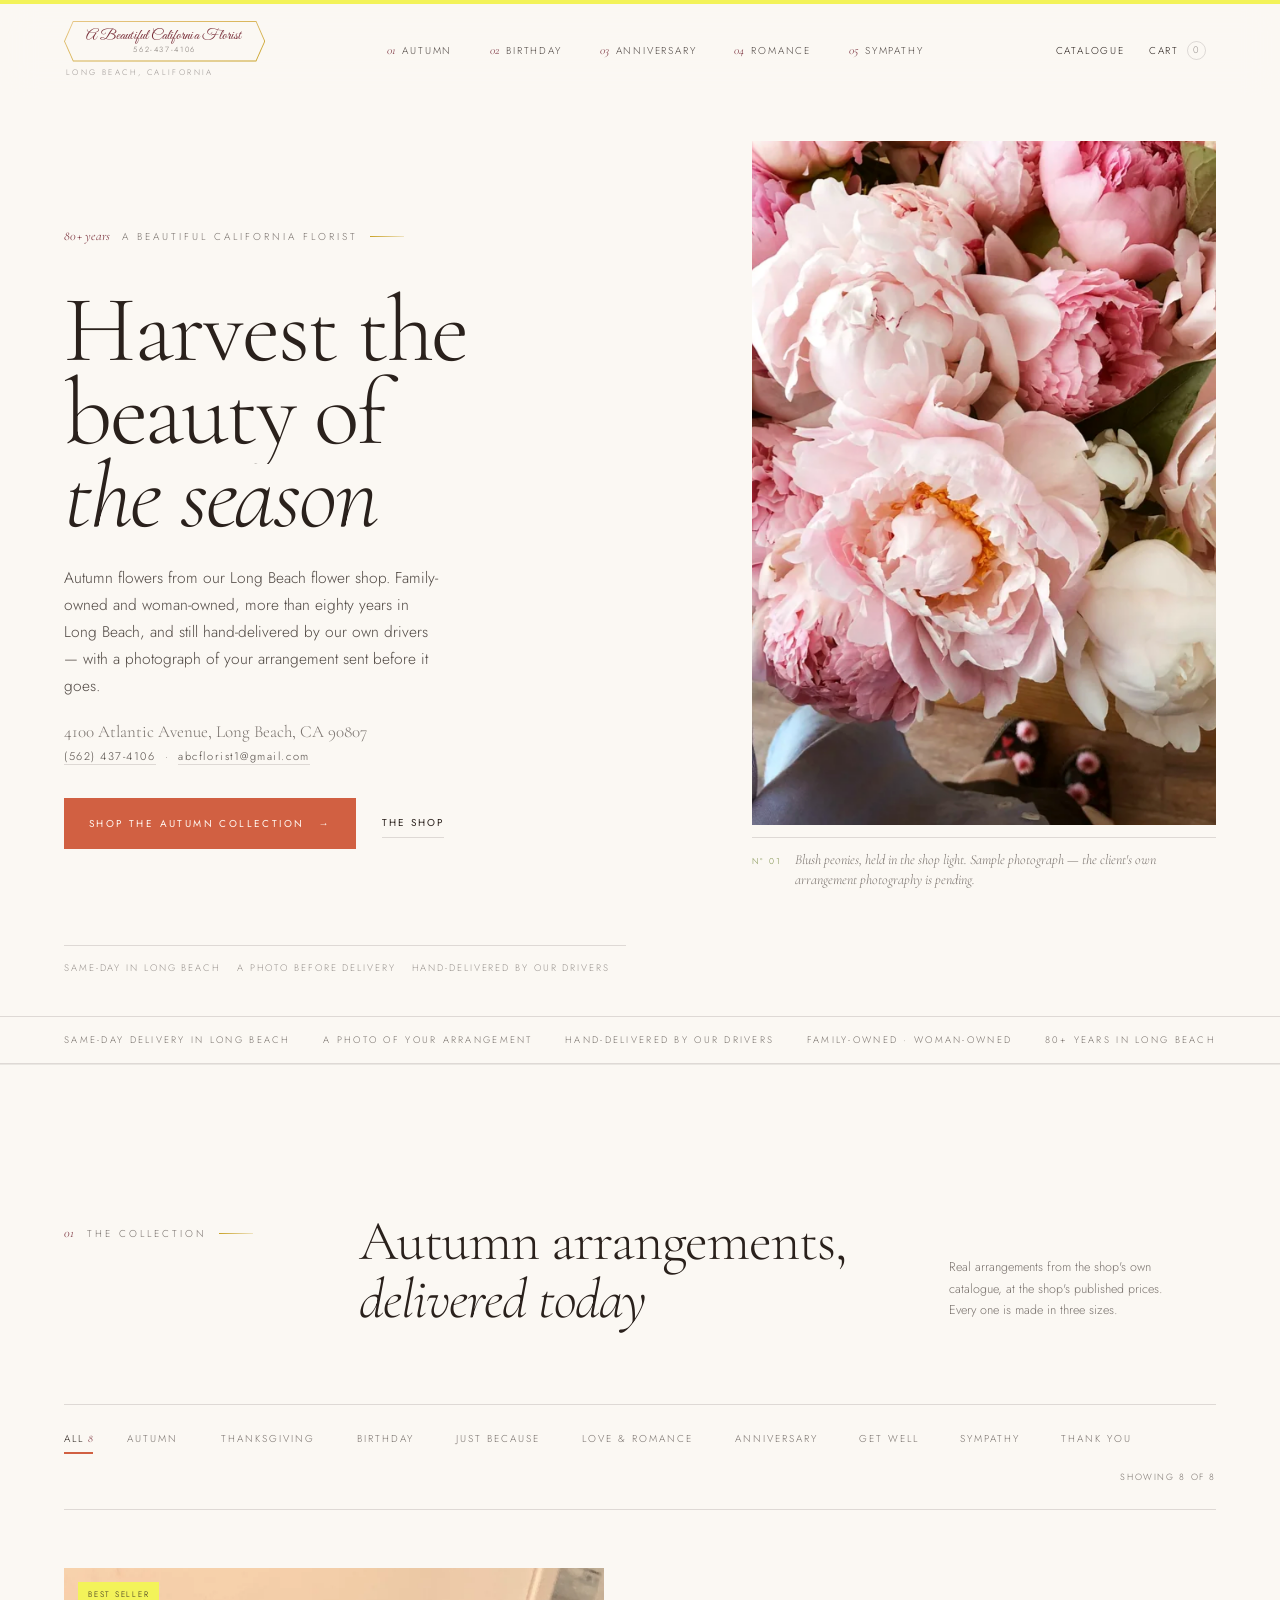
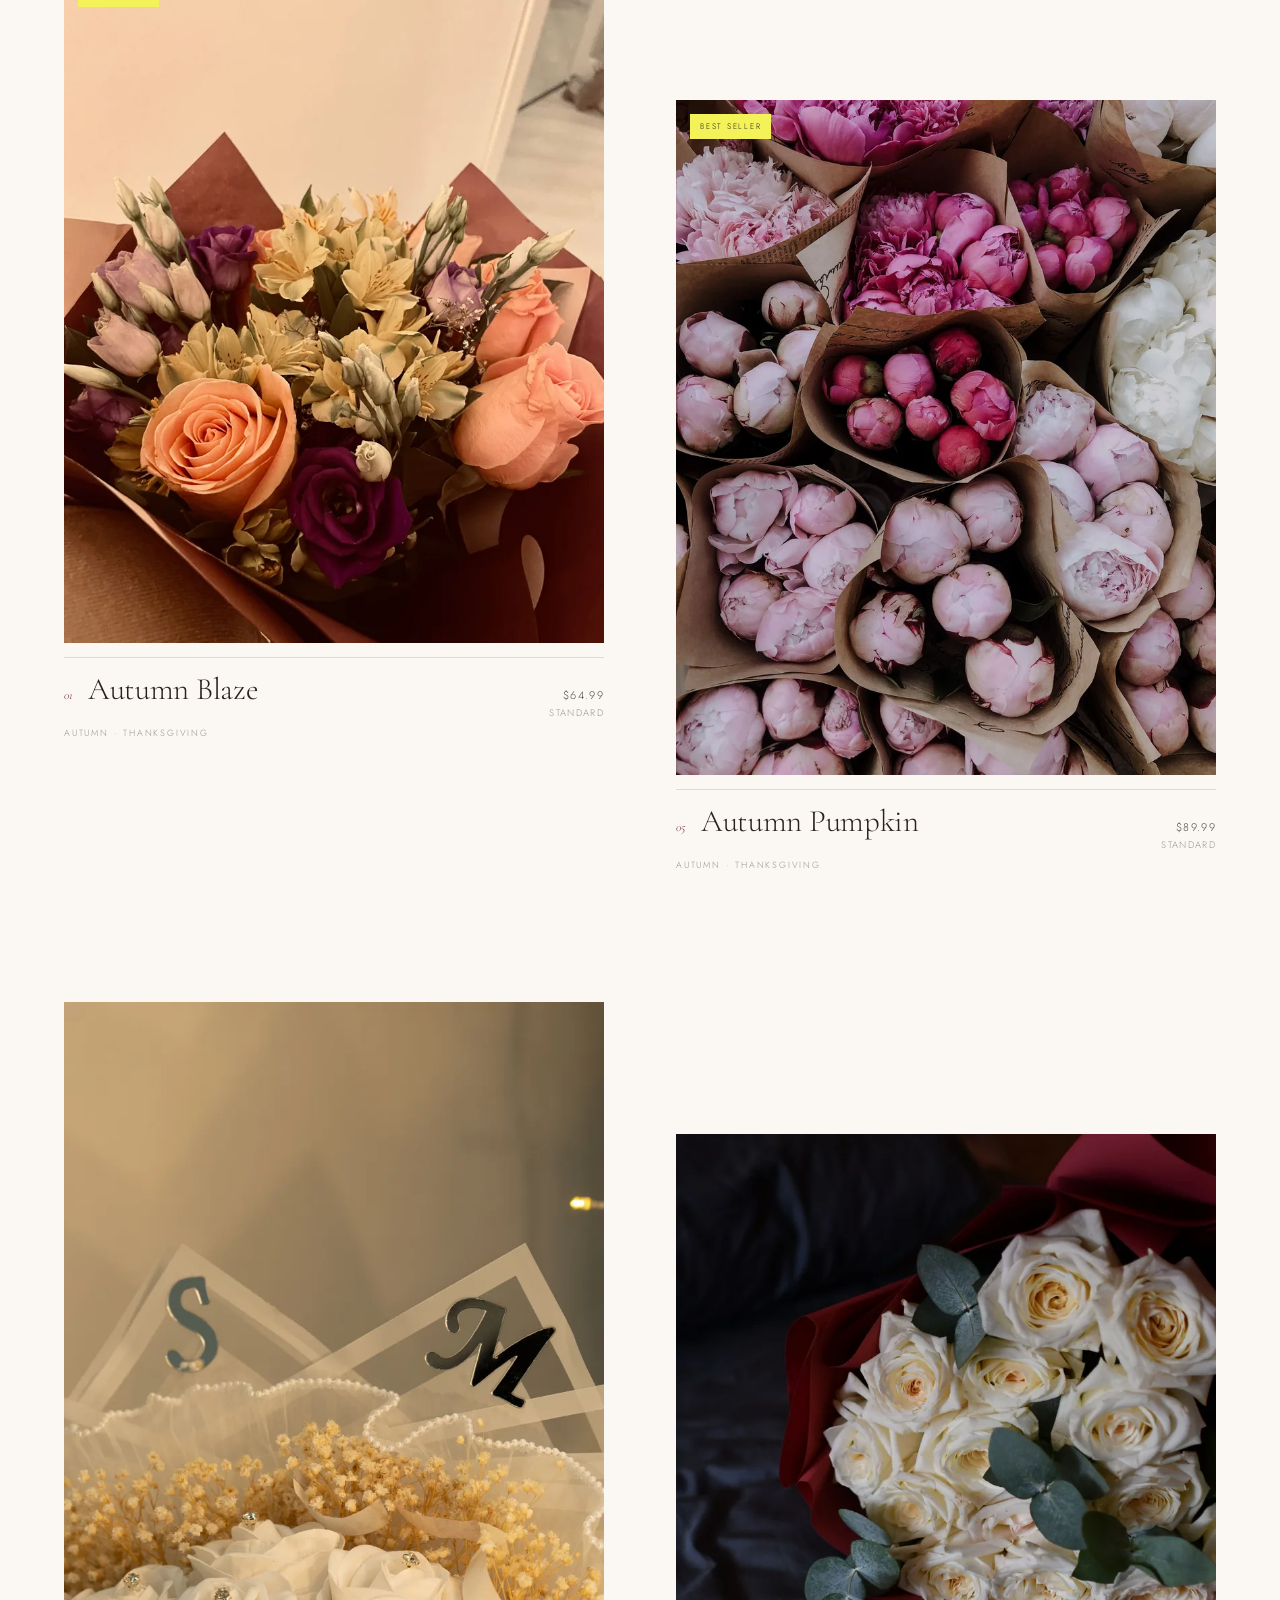
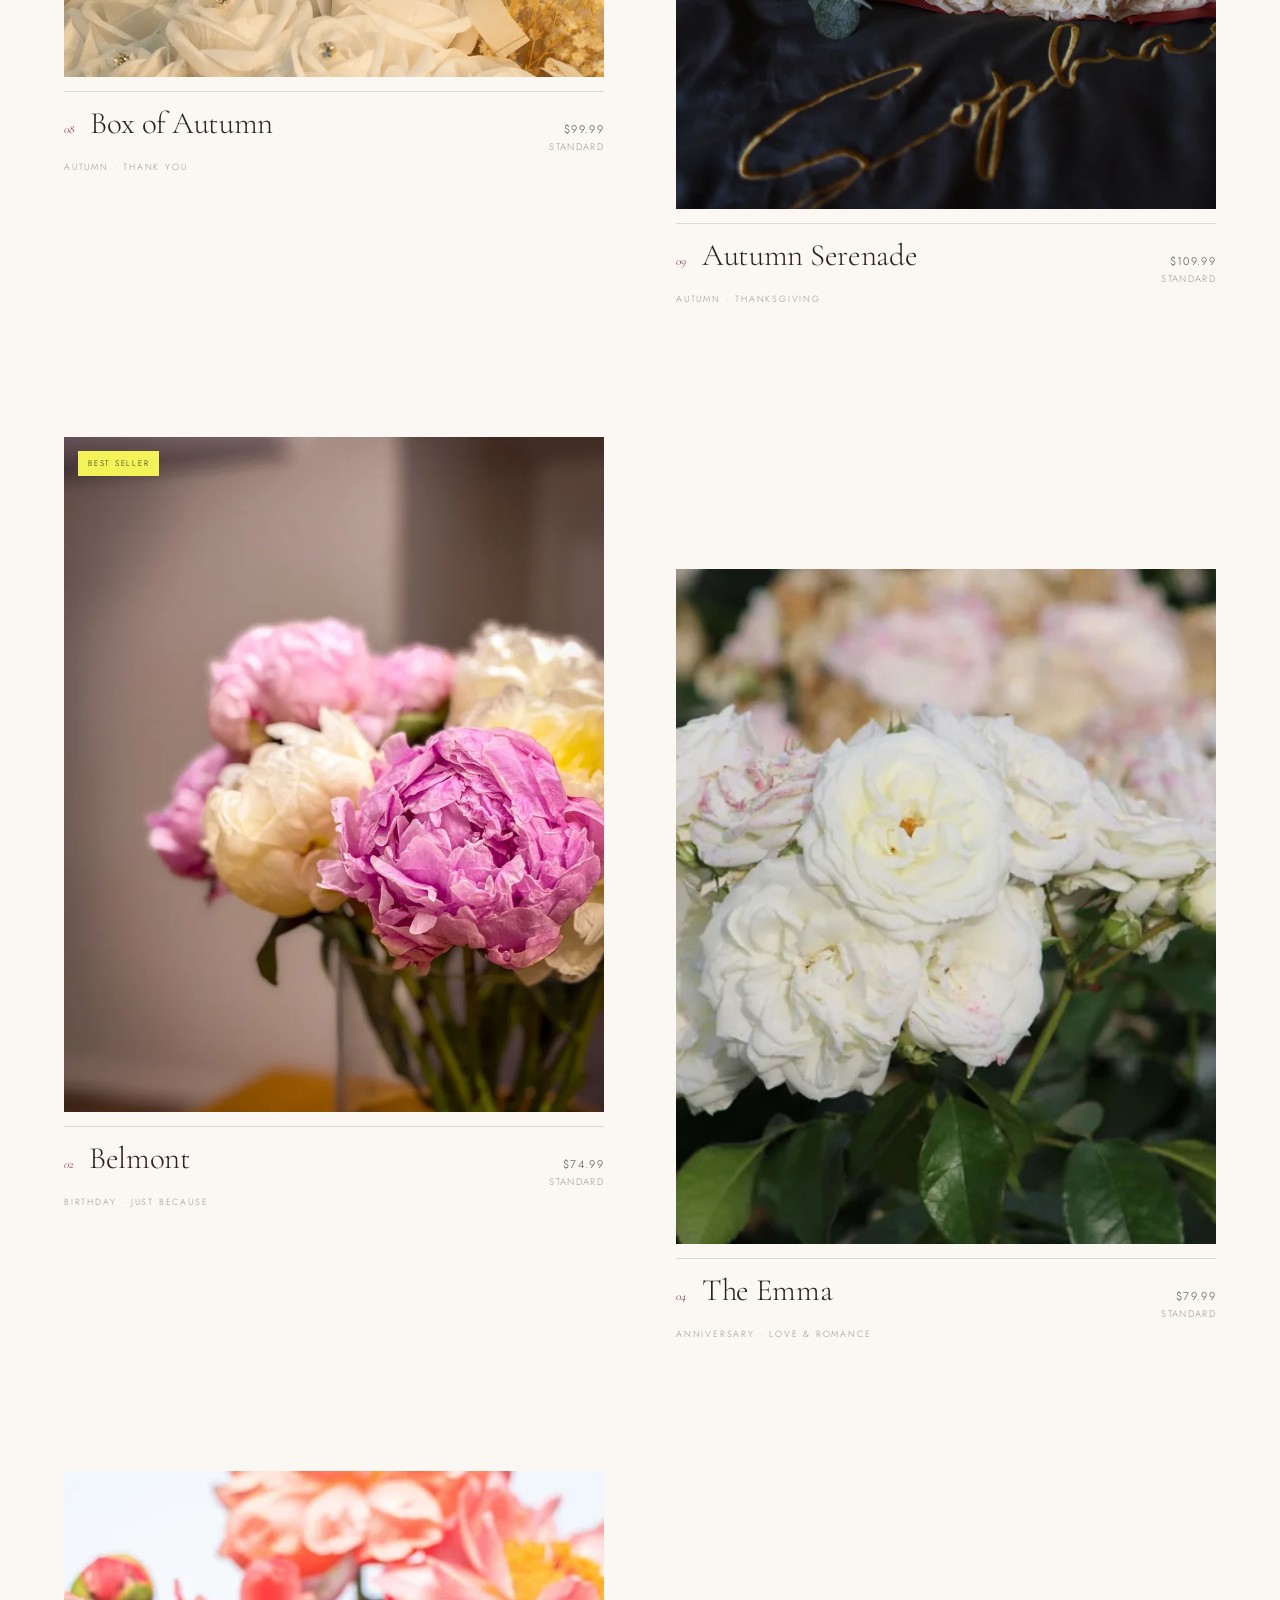
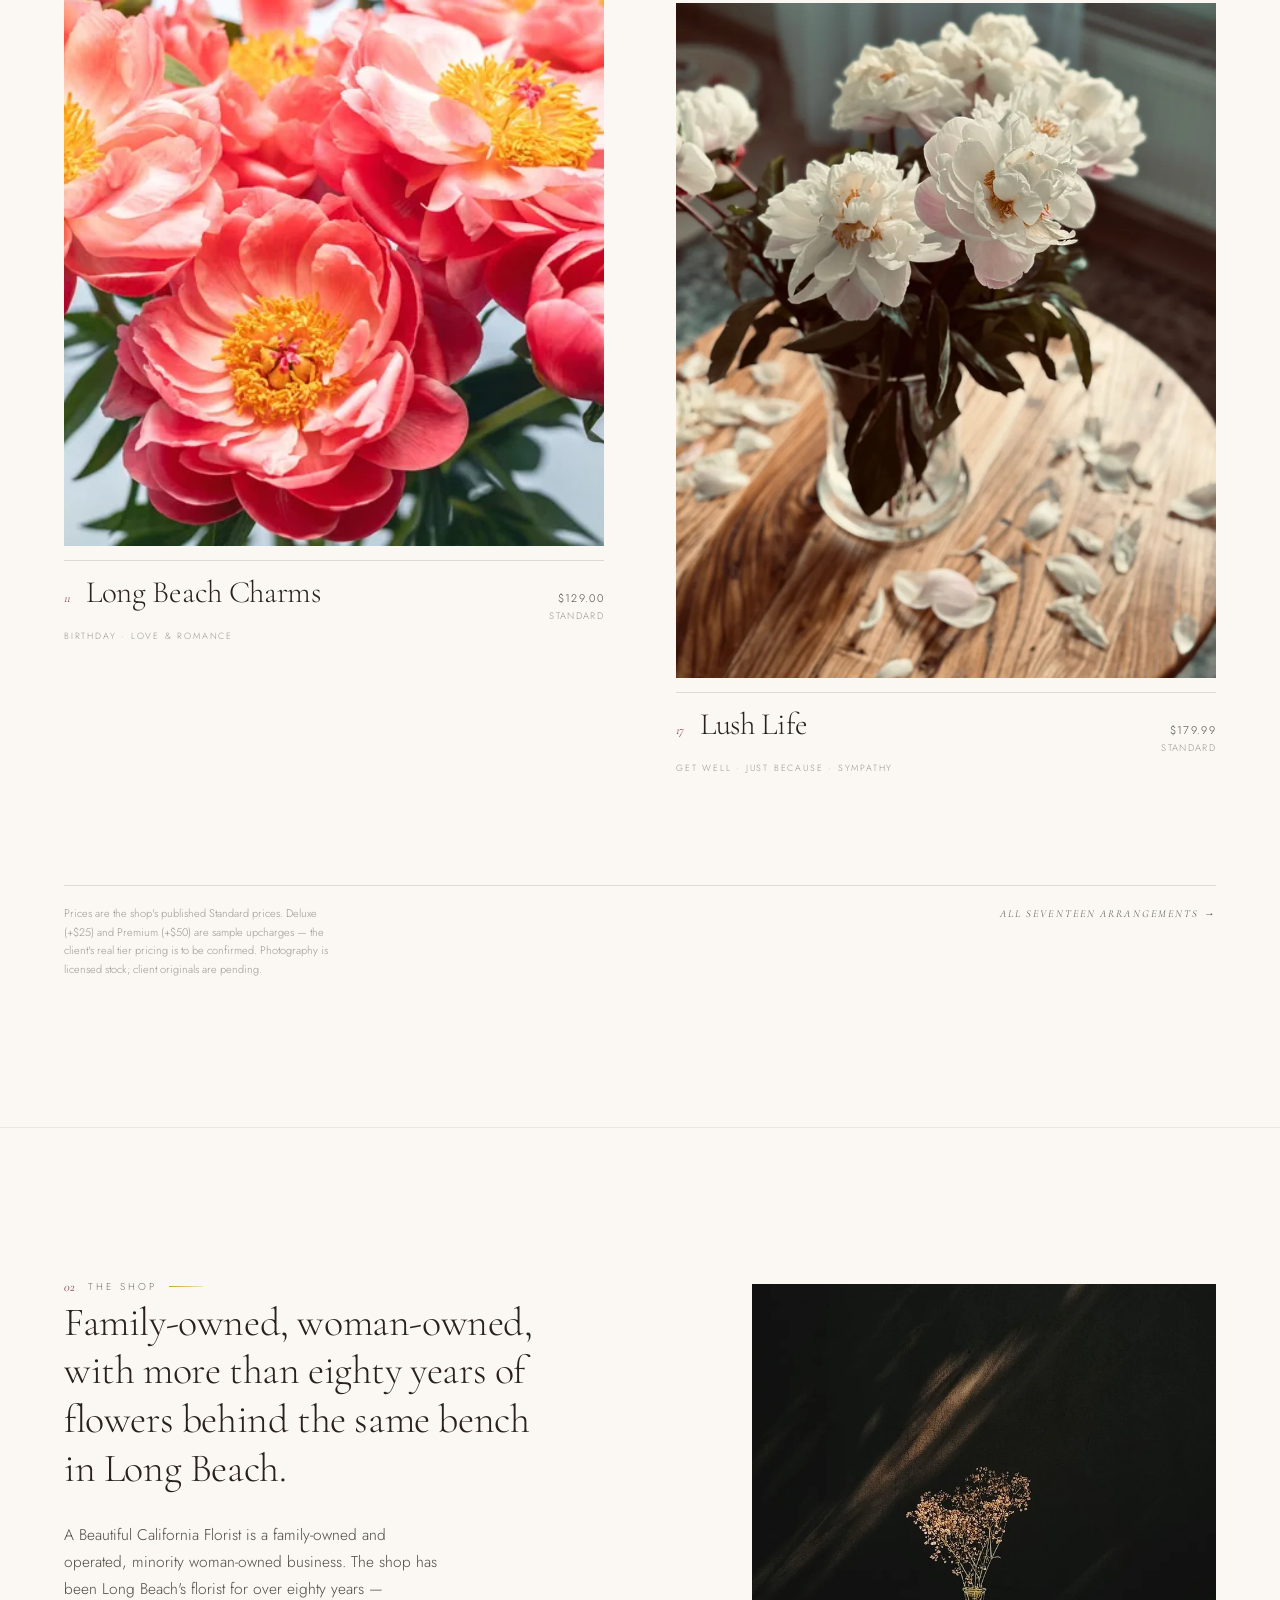
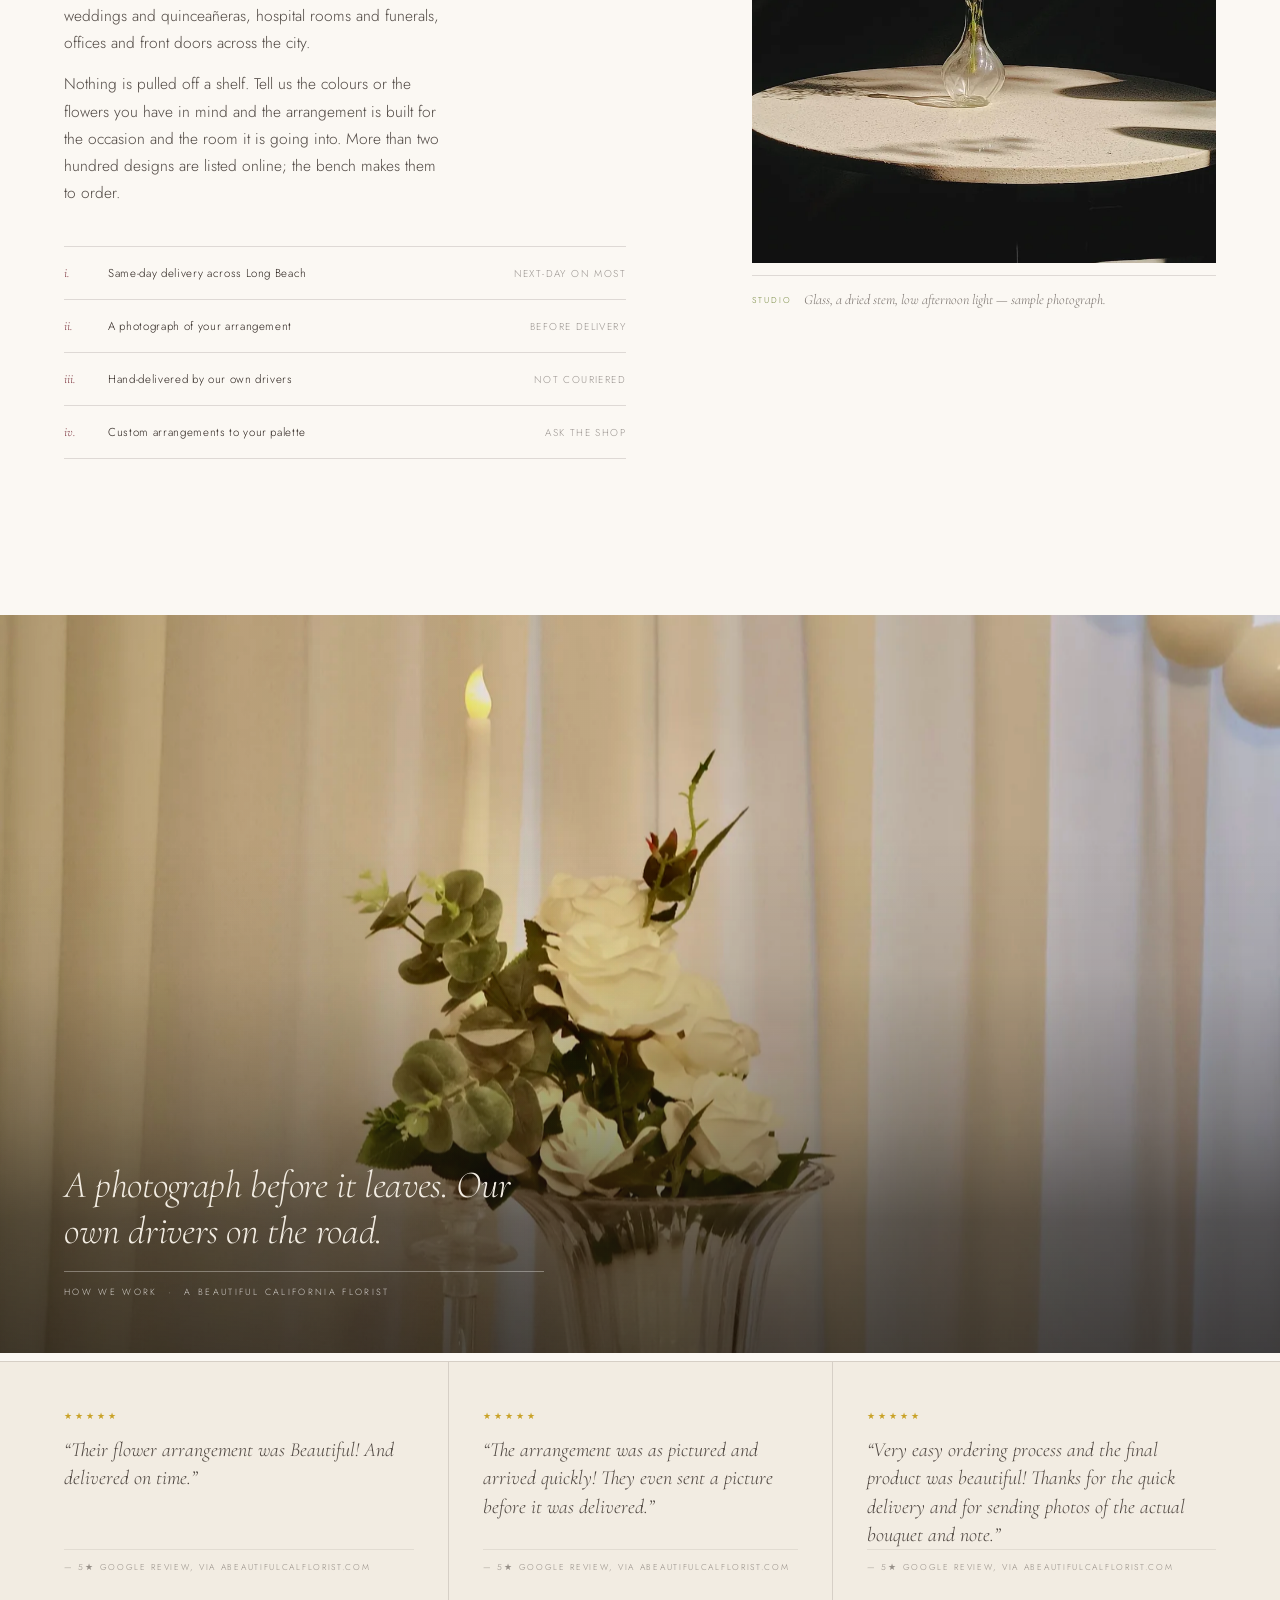
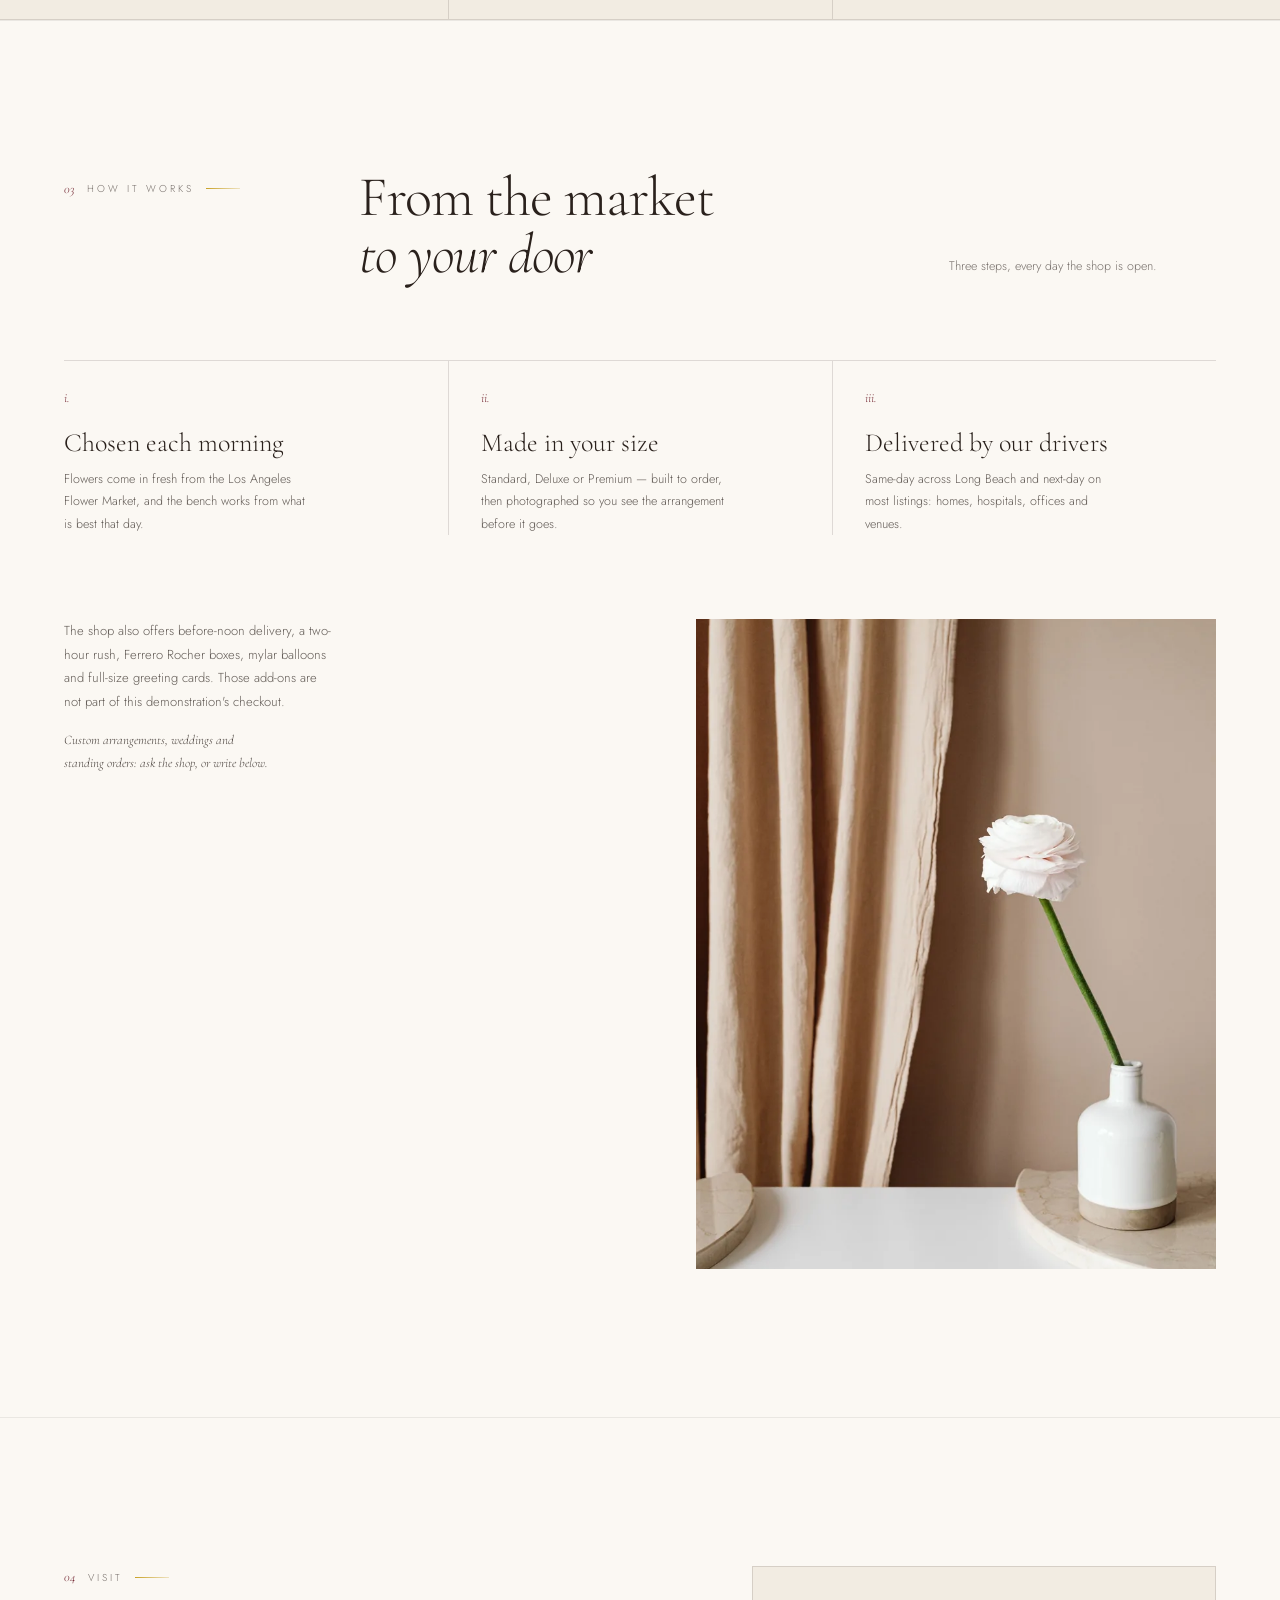
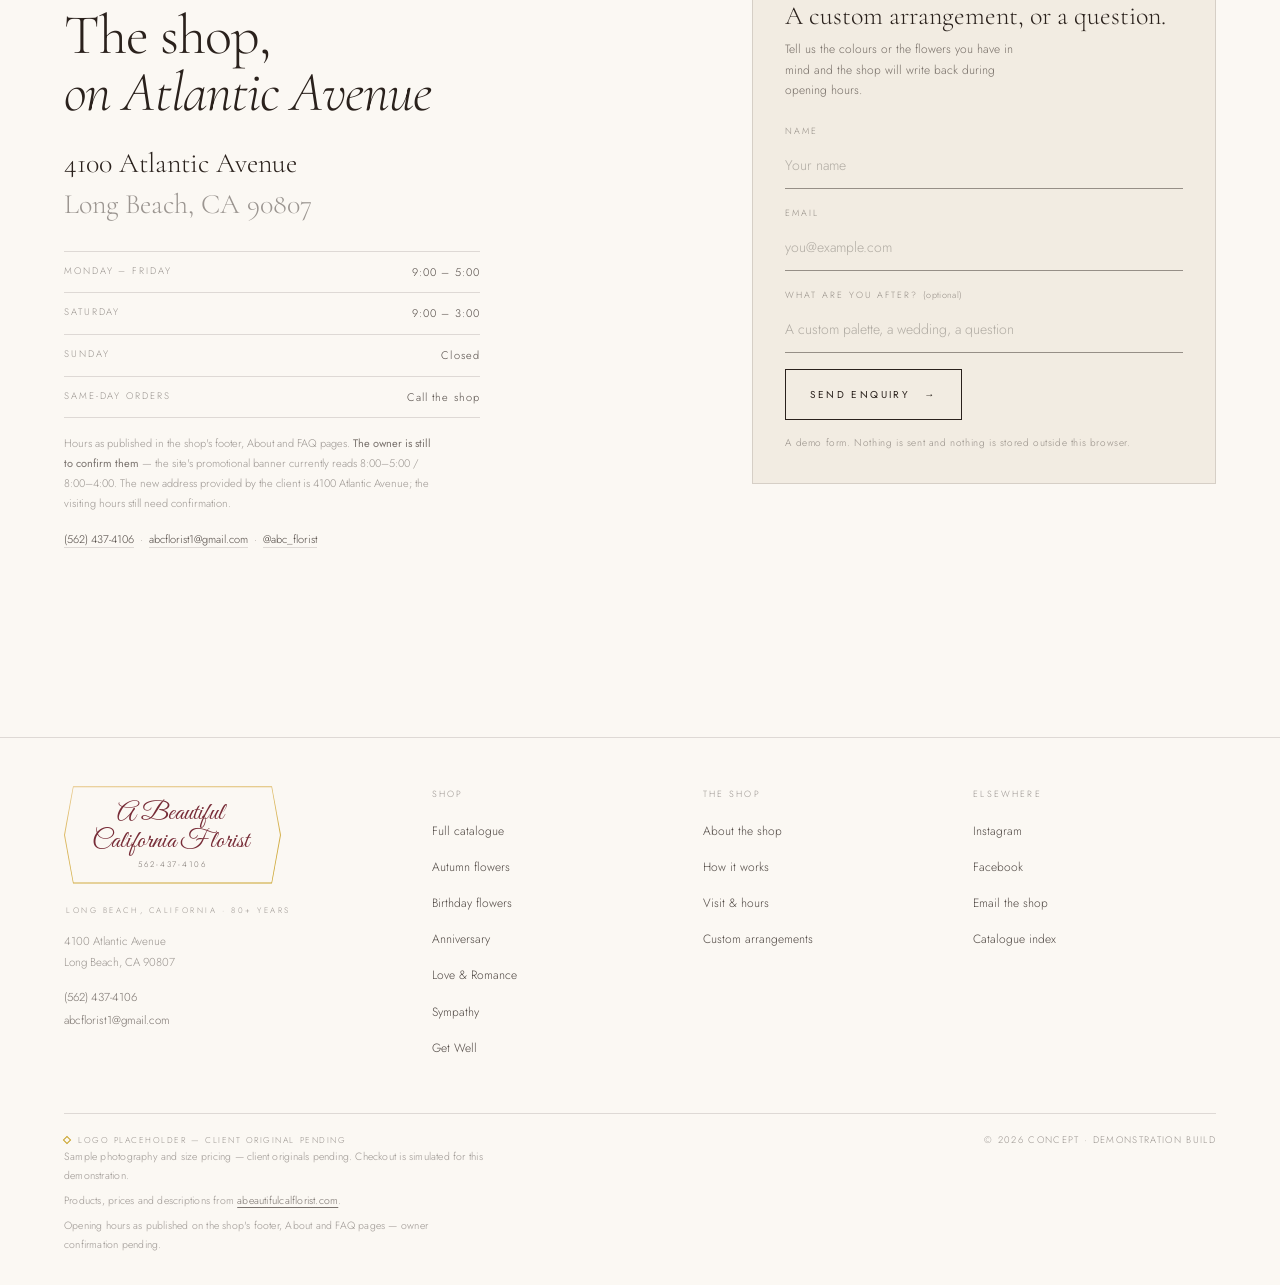
<file: index.html>
<!doctype html>
<html lang="en" class="no-js">
<head>
<meta name="robots" content="noindex, nofollow">

<meta charset="utf-8">
<meta name="viewport" content="width=device-width, initial-scale=1">
<title>A Beautiful California Florist — Long Beach, CA</title>
<meta name="description" content="A Beautiful California Florist, 4100 Atlantic Avenue, Long Beach. Family-owned and woman-owned, more than 80 years of flowers — same-day delivery across Long Beach by our own drivers. A design concept.">
<meta name="theme-color" content="#FBF8F3">
<link rel="stylesheet" href="assets/fonts.css">
<link rel="stylesheet" href="assets/css/concept.css">
<link rel="stylesheet" href="assets/css/overlay.css">
<script>document.documentElement.classList.remove('no-js');document.documentElement.classList.add('js');</script>
<noscript><style>[data-reveal]{opacity:1!important;transform:none!important}.hero-title .line>span{transform:none!important}</style></noscript>
<script defer src="assets/vendor/motion.min.js"></script>
<script defer src="assets/vendor/embla.umd.js"></script>
<script defer src="assets/data/client-catalogue.js"></script>
<script defer src="assets/js/abc-motion.js"></script>
<script defer src="assets/js/catalogue.js"></script>
<script defer src="assets/js/concept.js"></script>
</head>
<body data-page="home">

<a class="skip-link" href="#main">Skip to content</a>

<header class="site-header" data-header>
  <div class="wrap header-inner">
    <a class="brand" href="index.html" aria-label="A Beautiful California Florist — home">
      <span class="brand-hex">
        <span class="brand-script">A Beautiful California Florist</span>
        <span class="brand-phone">562-437-4106</span>
      </span>
      <span class="brand-sub">Long Beach, California</span>
    </a>

    <nav class="nav-index" aria-label="Shop by occasion">
      <ol>
        <li><a href="#collection" data-nav-filter="autumn"><span class="idx">01</span>Autumn</a></li>
        <li><a href="#collection" data-nav-filter="birthday"><span class="idx">02</span>Birthday</a></li>
        <li><a href="#collection" data-nav-filter="anniversary"><span class="idx">03</span>Anniversary</a></li>
        <li><a href="#collection" data-nav-filter="love-and-romance"><span class="idx">04</span>Romance</a></li>
        <li><a href="#collection" data-nav-filter="sympathy-and-funeral"><span class="idx">05</span>Sympathy</a></li>
      </ol>
    </nav>

    <div class="header-tools">
      <a class="tool-btn tool-btn--catalogue" href="collection.html">Catalogue</a>
      <button class="tool-btn" type="button" data-cart-open aria-haspopup="dialog" aria-controls="cart-drawer">
        Cart <span class="cart-count" data-cart-count data-empty="true">0</span>
      </button>
      <button class="menu-trigger tool-btn" type="button" data-menu-open aria-expanded="false" aria-controls="menu-panel">
        <span>Menu</span>
        <span class="bars" aria-hidden="true"><span></span><span></span></span>
      </button>
    </div>
  </div>
</header>

<main id="main">

  <!-- ================= HERO ================= -->
  <section class="hero" id="top" aria-labelledby="hero-title" data-hero>
    <div class="wrap">
      <div class="hero-grid">
        <div class="hero-copy">
          <p class="eyebrow hero-eyebrow" data-hero-item><span class="num">80+ years</span>A Beautiful California Florist</p>
          <h1 class="hero-title display" id="hero-title" data-hero-item>
            <span class="line"><span data-hero-line>Harvest the</span></span>
            <span class="line"><span data-hero-line>beauty of</span></span>
            <span class="line"><span data-hero-line><em>the season</em></span></span>
          </h1>
          <div class="hero-body" data-hero-item>
            <p class="lede hero-lede hero-lede--long">Autumn flowers from our Long Beach flower shop. Family-owned and woman-owned, more than eighty years in Long Beach, and still hand-delivered by our own drivers — with a photograph of your arrangement sent before it goes.</p>
            <p class="lede hero-lede hero-lede--short">Autumn flowers from the shop on Atlantic Avenue, hand-delivered across Long Beach.</p>
          </div>
          <p class="hero-address" data-hero-item>
            <span>4100 Atlantic Avenue, Long Beach, CA 90807</span>
            <span class="tel"><a href="tel:+15624374106">(562) 437-4106</a> &nbsp;·&nbsp; <a href="mailto:abcflorist1@gmail.com">abcflorist1@gmail.com</a></span>
          </p>
          <div class="hero-ctas" data-hero-item>
            <a class="btn btn--solid" href="#collection" data-shop-cta><span>Shop the autumn collection</span><span class="arw" aria-hidden="true">→</span></a>
            <a class="btn btn--quiet" href="#house"><span>The shop</span></a>
          </div>
        </div>

        <figure class="hero-figure" data-hero-item data-parallax="0.10">
          <div class="hero-frame">
            <div class="hero-media" data-parallax-media>
<picture>
                <source type="image/webp"
                        srcset="assets/img/resp/hero-blush-peonies-in-arms-800.webp 800w, assets/img/resp/hero-blush-peonies-in-arms-1600.webp 1600w, assets/img/resp/hero-blush-peonies-in-arms-2560.webp 2560w, assets/img/resp/hero-blush-peonies-in-arms-3000.webp 3000w"
                        sizes="(min-width: 1200px) 38vw, (min-width: 900px) 44vw, 100vw">
                <img class="hero-img" src="assets/img/resp/hero-blush-peonies-in-arms-1600.jpg" width="3000" height="4000" loading="eager" decoding="async" fetchpriority="high"
                     alt="An armful of blush peonies held against a pale wall, stems wrapped in paper">
              </picture>
            </div>
          </div>
          <figcaption class="hero-cap" data-reveal data-delay="120">
            <span class="cap-no">Nº 01</span>
            <span class="cap-text">Blush peonies, held in the shop light. Sample photograph — the client's own arrangement photography is pending.</span>
          </figcaption>
        </figure>

        <!-- The shop's proof lines sit below the photography so the flowers are
             the first thing on the page, at every width. -->
        <div class="hero-meta" data-hero-item>
          <span>Same-day in Long Beach</span>
          <span>A photo before delivery</span>
          <span>Hand-delivered by our drivers</span>
        </div>
      </div>
    </div>
  </section>

  <div class="ticker" aria-label="How the shop works">
    <div class="wrap ticker-inner">
      <span>Same-day delivery in Long Beach</span>
      <span>A photo of your arrangement</span>
      <span>Hand-delivered by our drivers</span>
      <span>Family-owned · woman-owned</span>
      <span>80+ years in Long Beach</span>
    </div>
  </div>

  <!-- ================= COLLECTION ================= -->
  <section class="section collection" id="collection" aria-labelledby="collection-title">
    <div class="wrap">
      <header class="sec-head" data-cascade data-cascade-step="80">
        <p class="eyebrow" data-reveal><span class="num">01</span>The Collection</p>
        <h2 class="sec-title" id="collection-title" data-reveal>Autumn arrangements,<br><em>delivered today</em></h2>
        <p class="sec-note" data-reveal>Real arrangements from the shop's own catalogue, at the shop's published prices. Every one is made in three sizes.</p>
      </header>

      <div class="filters" role="group" aria-label="Filter by occasion" data-filters></div>

      <div class="product-grid" data-product-grid data-products="front">
        <noscript>
          <p class="section-note">The catalogue is loaded from the shop's data file. Enable JavaScript to browse it here, or open <a href="collection.html">collection.html</a>.</p>
        </noscript>
      </div>

      <div class="collection-foot">
        <p>Prices are the shop's published Standard prices. Deluxe (+$25) and Premium (+$50) are sample upcharges — the client's real tier pricing is to be confirmed. Photography is licensed stock; client originals are pending.</p>
        <p class="italic-cap"><a class="ulink" href="collection.html">All seventeen arrangements →</a></p>
      </div>
    </div>
  </section>

  <!-- ================= HOUSE ================= -->
  <section class="section house" id="house" aria-labelledby="house-title">
    <div class="wrap">
      <div class="house-grid">
        <div class="house-copy" data-cascade data-cascade-step="80">
          <p class="eyebrow" data-reveal><span class="num">02</span>The Shop</p>
          <h2 class="house-statement display" id="house-title" data-reveal>Family-owned, woman-owned, with more than eighty years of flowers behind the same bench in Long Beach.</h2>
          <p class="lede" data-reveal>A Beautiful California Florist is a family-owned and operated, minority woman-owned business. The shop has been Long Beach's florist for over eighty years — weddings and quinceañeras, hospital rooms and funerals, offices and front doors across the city.</p>
          <p class="lede" data-reveal>Nothing is pulled off a shelf. Tell us the colours or the flowers you have in mind and the arrangement is built for the occasion and the room it is going into. More than two hundred designs are listed online; the bench makes them to order.</p>

          <ul class="house-list" data-reveal>
            <li><span class="k">i.</span><span class="v">Same-day delivery across Long Beach</span><span class="n">Next-day on most</span></li>
            <li><span class="k">ii.</span><span class="v">A photograph of your arrangement</span><span class="n">Before delivery</span></li>
            <li><span class="k">iii.</span><span class="v">Hand-delivered by our own drivers</span><span class="n">Not couriered</span></li>
            <li><span class="k">iv.</span><span class="v">Custom arrangements to your palette</span><span class="n">Ask the shop</span></li>
          </ul>
        </div>

        <figure class="house-figure" data-reveal>
          <div class="frame">
<picture>
              <source type="image/webp"
                      srcset="assets/img/resp/dark-still-life-glass-800.webp 800w, assets/img/resp/dark-still-life-glass-1600.webp 1600w, assets/img/resp/dark-still-life-glass-2560.webp 2560w"
                      sizes="(min-width: 900px) 40vw, 100vw">
              <img src="assets/img/resp/dark-still-life-glass-1600.jpg" width="3000" height="4000" loading="lazy" decoding="async"
                   alt="A dark still life: a glass vase and a dried stem in low afternoon light">
            </picture>
          </div>
          <figcaption><span class="fn">Studio</span>Glass, a dried stem, low afternoon light — sample photograph.</figcaption>
        </figure>
      </div>
    </div>
  </section>

  <!-- ================= FULL-BLEED BAND ================= -->
  <section class="band" aria-label="How we work">
    <div class="band-media" data-parallax="0.12">
<picture>
        <source type="image/webp"
                srcset="assets/img/resp/dried-branches-curtain-800.webp 800w, assets/img/resp/dried-branches-curtain-1600.webp 1600w, assets/img/resp/dried-branches-curtain-2560.webp 2560w, assets/img/resp/dried-branches-curtain-3000.webp 3000w"
                sizes="100vw">
        <img src="assets/img/resp/dried-branches-curtain-1600.jpg" width="3000" height="4500" loading="lazy" decoding="async"
             alt="Dried branches in a glass vessel beside a lit candle and a pleated linen curtain">
      </picture>
    </div>
    <div class="band-inner">
      <div class="wrap">
        <div class="band-quote" data-cascade data-cascade-step="120">
          <blockquote data-reveal>A photograph before it leaves. Our own drivers on the road.</blockquote>
          <cite class="band-cite" data-reveal>How we work &nbsp;·&nbsp; A Beautiful California Florist</cite>
        </div>
      </div>
    </div>
  </section>

  <!-- ================= REVIEWS (the three verbatim client reviews) ================= -->
  <section class="reviews" aria-labelledby="reviews-title">
    <div class="wrap">
      <h2 class="sr-only" id="reviews-title">What customers say</h2>
      <div class="reviews-grid" data-cascade data-cascade-step="110">
        <figure class="review" data-reveal>
          <span class="stars" aria-hidden="true">★★★★★</span>
          <blockquote>Their flower arrangement was Beautiful! And delivered on time.</blockquote>
          <cite>— 5★ Google review, via abeautifulcalflorist.com</cite>
        </figure>
        <figure class="review" data-reveal>
          <span class="stars" aria-hidden="true">★★★★★</span>
          <blockquote>The arrangement was as pictured and arrived quickly! They even sent a picture before it was delivered.</blockquote>
          <cite>— 5★ Google review, via abeautifulcalflorist.com</cite>
        </figure>
        <figure class="review" data-reveal>
          <span class="stars" aria-hidden="true">★★★★★</span>
          <blockquote>Very easy ordering process and the final product was beautiful! Thanks for the quick delivery and for sending photos of the actual bouquet and note.</blockquote>
          <cite>— 5★ Google review, via abeautifulcalflorist.com</cite>
        </figure>
      </div>
    </div>
  </section>

  <!-- ================= ATELIER ================= -->
  <section class="section atelier" id="atelier" aria-labelledby="atelier-title">
    <div class="wrap">
      <header class="sec-head" data-cascade data-cascade-step="80">
        <p class="eyebrow" data-reveal><span class="num">03</span>How it works</p>
        <h2 class="sec-title" id="atelier-title" data-reveal>From the market<br><em>to your door</em></h2>
        <p class="sec-note" data-reveal>Three steps, every day the shop is open.</p>
      </header>

      <div class="steps" data-cascade data-cascade-step="90">
        <article class="step" data-reveal>
          <span class="step-no">i.</span>
          <h3>Chosen each morning</h3>
          <p>Flowers come in fresh from the Los Angeles Flower Market, and the bench works from what is best that day.</p>
        </article>
        <article class="step" data-reveal>
          <span class="step-no">ii.</span>
          <h3>Made in your size</h3>
          <p>Standard, Deluxe or Premium — built to order, then photographed so you see the arrangement before it goes.</p>
        </article>
        <article class="step" data-reveal>
          <span class="step-no">iii.</span>
          <h3>Delivered by our drivers</h3>
          <p>Same-day across Long Beach and next-day on most listings: homes, hospitals, offices and venues.</p>
        </article>
      </div>

      <div class="atelier-foot" data-cascade data-cascade-step="100">
        <div class="af-text" data-reveal>
          <p>The shop also offers before-noon delivery, a two-hour rush, Ferrero Rocher boxes, mylar balloons and full-size greeting cards. Those add-ons are not part of this demonstration's checkout.</p>
          <p class="italic-cap">Custom arrangements, weddings and standing orders: ask the shop, or write below.</p>
        </div>
        <figure class="af-img" data-reveal>
<picture>
            <source type="image/webp"
                    srcset="assets/img/resp/white-stem-minimal-vase-800.webp 800w, assets/img/resp/white-stem-minimal-vase-1600.webp 1600w, assets/img/resp/white-stem-minimal-vase-2560.webp 2560w"
                    sizes="(min-width: 900px) 34vw, 100vw">
            <img src="assets/img/resp/white-stem-minimal-vase-1600.jpg" width="3000" height="4500" loading="lazy" decoding="async"
                 alt="A single pale bloom in a small vase beside a linen curtain">
          </picture>
        </figure>
      </div>
    </div>
  </section>

  <!-- ================= VISIT ================= -->
  <section class="section visit" id="visit" aria-labelledby="visit-title">
    <div class="wrap">
      <div class="visit-grid">
        <div class="visit-left" data-cascade data-cascade-step="55">
          <p class="eyebrow" data-reveal><span class="num">04</span>Visit</p>
          <h2 class="sec-title" id="visit-title" data-reveal style="margin-top:18px">The shop,<br><em>on Atlantic Avenue</em></h2>
          <p class="visit-address" data-reveal>
            <span>4100 Atlantic Avenue</span>
            <span class="muted">Long Beach, CA 90807</span>
          </p>
          <ul class="hours" data-reveal>
            <li><span class="d">Monday – Friday</span><span>9:00 – 5:00</span></li>
            <li><span class="d">Saturday</span><span>9:00 – 3:00</span></li>
            <li><span class="d">Sunday</span><span>Closed</span></li>
            <li><span class="d">Same-day orders</span><span>Call the shop</span></li>
          </ul>
          <p class="section-note" data-reveal>Hours as published in the shop's footer, About and FAQ pages. <b>The owner is still to confirm them</b> — the site's promotional banner currently reads 8:00–5:00 / 8:00–4:00. The new address provided by the client is 4100 Atlantic Avenue; the visiting hours still need confirmation.</p>
          <p class="section-note" data-reveal><a href="tel:+15624374106">(562) 437-4106</a> &nbsp;·&nbsp; <a href="mailto:abcflorist1@gmail.com">abcflorist1@gmail.com</a> &nbsp;·&nbsp; <a href="https://www.instagram.com/abc_florist/" rel="noopener">@abc_florist</a></p>
        </div>

        <div class="visit-right">
          <div class="enquiry" data-reveal>
            <h3>A custom arrangement, or a question.</h3>
            <p class="sub">Tell us the colours or the flowers you have in mind and the shop will write back during opening hours.</p>
            <form novalidate data-enquiry-form>
              <div class="field" data-field>
                <label for="enq-name">Name</label>
                <input id="enq-name" name="name" type="text" autocomplete="name" placeholder="Your name" required>
                <p class="field-error" id="enq-name-error" data-error></p>
              </div>
              <div class="field" data-field>
                <label for="enq-email">Email</label>
                <input id="enq-email" name="email" type="email" autocomplete="email" placeholder="you@example.com" required aria-describedby="enq-email-error">
                <p class="field-error" id="enq-email-error" data-error></p>
              </div>
              <div class="field" data-field>
                <label for="enq-note">What are you after? <span style="text-transform:none;letter-spacing:0.04em">(optional)</span></label>
                <input id="enq-note" name="note" type="text" placeholder="A custom palette, a wedding, a question">
                <p class="field-error" data-error></p>
              </div>
              <button class="btn" type="submit"><span>Send enquiry</span><span class="arw" aria-hidden="true">→</span></button>
              <p class="form-status" role="status" aria-live="polite" data-form-status></p>
              <p class="form-note">A demo form. Nothing is sent and nothing is stored outside this browser.</p>
            </form>
          </div>
        </div>
      </div>
    </div>
  </section>

</main>

<footer class="site-footer">
  <div class="wrap">
    <div class="footer-grid">
      <div class="footer-brand">
        <span class="brand-hex footer-hex">
          <span class="brand-script">A Beautiful<br>California Florist</span>
          <span class="brand-phone">562-437-4106</span>
        </span>
        <span class="brand-sub">Long Beach, California · 80+ years</span>
        <p>4100 Atlantic Avenue<br>Long Beach, CA 90807</p>
        <div class="footer-contact">
          <a href="tel:+15624374106">(562) 437-4106</a>
          <a href="mailto:abcflorist1@gmail.com">abcflorist1@gmail.com</a>
        </div>
      </div>
      <nav class="footer-col" aria-label="Shop by occasion">
        <h4>Shop</h4>
        <ul>
          <li><a href="collection.html">Full catalogue</a></li>
          <li><a href="#collection" data-footer-filter="autumn">Autumn flowers</a></li>
          <li><a href="#collection" data-footer-filter="birthday">Birthday flowers</a></li>
          <li><a href="#collection" data-footer-filter="anniversary">Anniversary</a></li>
          <li><a href="#collection" data-footer-filter="love-and-romance">Love &amp; Romance</a></li>
          <li><a href="#collection" data-footer-filter="sympathy-and-funeral">Sympathy</a></li>
          <li><a href="#collection" data-footer-filter="get-well">Get Well</a></li>
        </ul>
      </nav>
      <nav class="footer-col" aria-label="The shop">
        <h4>The shop</h4>
        <ul>
          <li><a href="#house">About the shop</a></li>
          <li><a href="#atelier">How it works</a></li>
          <li><a href="#visit">Visit &amp; hours</a></li>
          <li><a href="#visit">Custom arrangements</a></li>
        </ul>
      </nav>
      <div class="footer-col">
        <h4>Elsewhere</h4>
        <ul>
          <li><a href="https://www.instagram.com/abc_florist/" rel="noopener">Instagram</a></li>
          <li><a href="https://www.facebook.com/abeautifulcaliforniaflorist/" rel="noopener">Facebook</a></li>
          <li><a href="mailto:abcflorist1@gmail.com">Email the shop</a></li>
          <li><a href="collection.html#catalogue">Catalogue index</a></li>
        </ul>
      </div>
    </div>

    <div class="footer-bottom">
      <div>
        <p class="logo-note">Logo placeholder — client original pending</p>
        <p class="footer-note">Sample photography and size pricing — client originals pending. Checkout is simulated for this demonstration.</p>
        <p class="footer-note">Products, prices and descriptions from <a href="https://abeautifulcalflorist.com">abeautifulcalflorist.com</a>.</p>
        <p class="footer-note">Opening hours as published on the shop's footer, About and FAQ pages — owner confirmation pending.</p>
      </div>
      <span>© 2026 Concept · Demonstration build</span>
    </div>
  </div>
</footer>

<!-- ================= OVERLAYS ================= -->
<div class="scrim" data-scrim hidden></div>

<!-- Cart drawer -->
<aside class="drawer" id="cart-drawer" role="dialog" aria-modal="true" aria-labelledby="cart-title" aria-hidden="true" hidden tabindex="-1" data-cart-drawer>
  <div class="drawer-head">
    <div class="d-title">
      <h2 id="cart-title">Your cart</h2>
      <span class="d-count" data-cart-count-label>Empty</span>
    </div>
    <button class="overlay-close" type="button" data-cart-close aria-label="Close cart"><span class="x" aria-hidden="true"></span>Close</button>
  </div>

  <div class="drawer-body" data-cart-body></div>

  <div class="drawer-foot">
    <div class="gift-wrap" data-gift-wrap>
      <label for="gift-message">Gift message <span class="g-hint">saved with your order</span></label>
      <textarea id="gift-message" data-gift maxlength="240" rows="2" placeholder="For the table on Sunday — with love, A." aria-describedby="gift-error"></textarea>
      <p class="field-error" id="gift-error" data-error></p>
    </div>
    <div class="subtotal">
      <span class="st-label">Subtotal</span>
      <span class="st-val" data-subtotal>$0.00</span>
    </div>
    <p class="demo-note">Demo store — no payment is taken. Prices are the shop's published prices.</p>
    <button class="btn btn--solid" type="button" data-checkout-start disabled><span>Continue to checkout</span><span class="arw" aria-hidden="true">→</span></button>
    <p class="cart-live" role="status" aria-live="polite" data-cart-live></p>
  </div>
</aside>

<!-- Product modal -->
<div class="modal" id="product-modal" role="dialog" aria-modal="true" aria-labelledby="pm-title" aria-hidden="true" hidden data-product-modal>
  <div class="modal-panel" data-modal-panel>
    <div class="modal-head">
      <span class="m-eyebrow" data-pm-eyebrow>Arrangement</span>
      <button class="overlay-close" type="button" data-modal-close aria-label="Close product details"><span class="x" aria-hidden="true"></span>Close</button>
    </div>

    <div class="modal-grid">
      <div class="pm-gallery">
        <div class="pm-stage" data-pm-stage>
          <picture>
            <source data-pm-source type="image/webp"
                    srcset="assets/img/resp/pink-cream-peonies-vase-800.webp 800w, assets/img/resp/pink-cream-peonies-vase-1600.webp 1600w, assets/img/resp/pink-cream-peonies-vase-2560.webp 2560w, assets/img/resp/pink-cream-peonies-vase-3000.webp 3000w"
                    sizes="(min-width: 900px) 46vw, 92vw">
            <img data-pm-image src="assets/img/resp/pink-cream-peonies-vase-1600.jpg" width="3000" height="4000" alt="">
          </picture>
          <button class="zoom-btn" type="button" data-zoom-toggle aria-pressed="false" aria-label="Zoom image">
            <span class="zi" aria-hidden="true"></span><span data-zoom-label>Zoom</span>
          </button>
          <span class="zoom-hint" data-zoom-hint aria-hidden="true">Click to zoom · arrows to pan</span>
        </div>
        <div class="pm-thumbs" role="group" aria-label="Product images" data-pm-thumbs></div>
      </div>

      <div class="pm-info">
        <span class="pm-no" data-pm-no></span>
        <h2 class="pm-title" id="pm-title" data-pm-title></h2>
        <p class="pm-occasion" data-pm-occasion></p>

        <div class="pm-price-row">
          <span class="pm-price" data-pm-price></span>
          <span class="pm-price-note" data-pm-price-note></span>
        </div>

        <p class="pm-blurb" data-pm-blurb></p>

        <fieldset class="pm-sizes" data-pm-sizes>
          <legend>Size</legend>
          <div class="size-list" data-size-list></div>
        </fieldset>

        <div class="pm-actions">
          <button class="btn btn--solid" type="button" data-add-to-cart><span>Add to cart<span data-pm-add-price></span></span><span class="arw" aria-hidden="true">→</span></button>
          <a class="btn btn--quiet" href="#visit" data-pm-enquire><span>Ask about this arrangement</span></a>
        </div>

        <div class="pm-meta">
          <span><b>Occasions</b> <span data-pm-occasions></span></span>
          <span><b>Sizes</b> <span data-pm-sizes-note></span></span>
          <span><b>Delivery</b> Same-day across Long Beach, next-day on most listings. Hand-delivered by our own drivers.</span>
          <span><b>Before it goes</b> A photograph of your arrangement is sent to you before delivery.</span>
        </div>

        <p class="pm-source">Sample photography — client originals pending. Name, price and description as published by the shop.</p>
      </div>
    </div>
  </div>
</div>

<!-- Checkout -->
<div class="checkout" id="checkout" role="dialog" aria-modal="true" aria-labelledby="co-title" aria-hidden="true" hidden data-checkout>
  <div class="checkout-panel">
    <div class="co-head">
      <div class="co-top">
        <span class="co-brand">A Beautiful California Florist <span>Checkout</span></span>
        <button class="overlay-close" type="button" data-checkout-close aria-label="Close checkout"><span class="x" aria-hidden="true"></span>Close</button>
      </div>
      <ol class="co-steps" data-co-steps aria-label="Checkout steps">
        <li class="co-step" data-state="current"><span class="n">i.</span>Details</li>
        <li class="co-step" data-state="todo"><span class="n">ii.</span>Delivery</li>
        <li class="co-step" data-state="todo"><span class="n">iii.</span>Review</li>
        <li class="co-step" data-state="todo"><span class="n">iv.</span>Confirmed</li>
      </ol>
      <p class="co-demo">Demo checkout — no payment is taken, no order is placed.</p>
    </div>

    <div class="co-body">
      <form novalidate data-checkout-form>
        <!-- step 1 -->
        <section class="co-panel is-active" data-co-panel="details" aria-labelledby="co-title">
          <h3 id="co-title">Who is it for?</h3>
          <p class="co-sub">We only use this to confirm the delivery. It is not stored anywhere but this browser.</p>
          <div class="co-fields two">
            <div class="field" data-field>
              <label for="co-name">Full name</label>
              <input id="co-name" name="name" type="text" autocomplete="name" required aria-describedby="co-name-error">
              <p class="field-error" id="co-name-error" data-error></p>
            </div>
            <div class="field" data-field>
              <label for="co-email">Email</label>
              <input id="co-email" name="email" type="email" autocomplete="email" required aria-describedby="co-email-error">
              <p class="field-error" id="co-email-error" data-error></p>
            </div>
            <div class="field span2" data-field>
              <label for="co-phone">Phone <span style="text-transform:none;letter-spacing:0.04em">(for the driver)</span></label>
              <input id="co-phone" name="phone" type="tel" autocomplete="tel" required aria-describedby="co-phone-error">
              <p class="field-error" id="co-phone-error" data-error></p>
            </div>
          </div>
        </section>

        <!-- step 2 — delivery or pick-up, then when -->
        <section class="co-panel" data-co-panel="delivery" aria-labelledby="co-delivery-title">
          <h3 id="co-delivery-title">Delivery or pick-up?</h3>
          <p class="co-sub">How the flowers reach you, and when. Demo only — nothing is dispatched and nothing will be waiting at the counter.</p>

          <fieldset class="co-choice">
            <legend>Method</legend>
            <label class="co-choice__opt">
              <input type="radio" name="fulfilment" value="delivery" checked>
              <span class="co-choice__mark" aria-hidden="true"></span>
              <span class="co-choice__body">
                <span class="co-choice__label">Deliver to an address</span>
                <span class="co-choice__note">Same-day across Long Beach, next-day on most listings — hand-delivered by our own drivers.</span>
              </span>
            </label>
            <label class="co-choice__opt">
              <input type="radio" name="fulfilment" value="pickup">
              <span class="co-choice__mark" aria-hidden="true"></span>
              <span class="co-choice__body">
                <span class="co-choice__label">Pick up at the shop</span>
                <span class="co-choice__note">4100 Atlantic Avenue, Long Beach — Mon–Fri 9–5, Sat 9–3, closed Sunday.</span>
              </span>
            </label>
          </fieldset>

          <div class="co-address-block" data-co-address-block>
            <div class="co-fields two">
              <div class="field span2" data-field>
                <label for="co-address">Street address</label>
                <input id="co-address" name="address" type="text" autocomplete="street-address" required data-required-when-delivery aria-describedby="co-address-error">
                <p class="field-error" id="co-address-error" data-error></p>
              </div>
              <div class="field" data-field>
                <label for="co-city">City</label>
                <input id="co-city" name="city" type="text" autocomplete="address-level2" value="Long Beach" required data-required-when-delivery aria-describedby="co-city-error">
                <p class="field-error" id="co-city-error" data-error></p>
              </div>
              <div class="field" data-field>
                <label for="co-zip">ZIP</label>
                <input id="co-zip" name="zip" type="text" inputmode="numeric" autocomplete="postal-code" required data-required-when-delivery aria-describedby="co-zip-error">
                <p class="field-error" id="co-zip-error" data-error></p>
              </div>
              <div class="field span2" data-field>
                <label for="co-notes">Note for the driver <span style="text-transform:none;letter-spacing:0.04em">(optional)</span></label>
                <input id="co-notes" name="notes" type="text" placeholder="Gate code, doorman, leave with the neighbour">
                <p class="field-error" data-error></p>
              </div>
            </div>
          </div>

          <p class="co-pickup-note" data-co-pickup-note hidden>Collect from the counter at 4100 Atlantic Avenue, between the hours above. Nothing is held for you in this demo.</p>

          <div class="co-fields two co-when">
            <div class="field" data-field>
              <label for="co-date" data-co-date-label>Preferred delivery date</label>
              <input id="co-date" name="date" type="date" required aria-describedby="co-date-error">
              <p class="field-error" id="co-date-error" data-error></p>
            </div>
            <div class="field" data-field>
              <label for="co-window">Delivery window</label>
              <select id="co-window" name="window" required aria-describedby="co-window-error">
                <option value="">Choose a window</option>
                <option>Morning, 9:00 – 12:00</option>
                <option>Afternoon, 12:00 – 4:00</option>
                <option>Evening, 4:00 – 6:00</option>
              </select>
              <p class="field-error" id="co-window-error" data-error></p>
            </div>
          </div>
        </section>

        <!-- step 3 -->
        <section class="co-panel" data-co-panel="review" aria-labelledby="co-review-title">
          <h3 id="co-review-title">Review</h3>
          <p class="co-sub">Check the sizes and quantities. Nothing is charged.</p>
          <div class="co-summary" data-co-summary></div>
          <div class="co-gift" data-co-gift></div>
          <div class="demo-banner">
            <span class="db-mark">i.</span>
            <span><strong>Demo only — no payment will be taken.</strong> This is a design concept; no order is placed and no details leave your browser.</span>
          </div>
          <div class="co-totals">
            <div class="row"><span>Subtotal</span><span data-co-subtotal>$0.00</span></div>
            <div class="row"><span>Delivery</span><span>Included — demo</span></div>
            <div class="row"><span>Tax</span><span>Not applicable — demo</span></div>
            <div class="row grand"><span class="g-label">Total</span><span class="g-val" data-co-total>$0.00</span></div>
          </div>
        </section>

        <!-- step 4 — order confirmation -->
        <section class="co-panel" data-co-panel="success" aria-labelledby="co-success-title">
          <div class="co-success">
            <span class="cs-mark" aria-hidden="true">✓</span>
            <p class="cs-eyebrow">Order confirmed · demonstration</p>
            <h3 id="co-success-title">Order confirmed</h3>
            <p data-co-success-copy>Nothing has been charged and no flowers are on their way — this is a demonstration storefront. The cart has been cleared and the gift message saved with the demo order, as it would be.</p>
            <p class="order-no"><span>Reference</span><span data-co-order-no>ABCF-0000</span></p>
          </div>

          <div class="co-confirm" data-co-confirm></div>

          <div class="demo-banner">
            <span class="db-mark">i.</span>
            <span><strong>Demo order — nothing was charged and nothing is being delivered.</strong> No details left this browser and no confirmation email was sent. The reference number is a sample.</span>
          </div>

          <div class="co-actions">
            <p class="co-after">Your cart is empty. The next arrangement gets a photograph before it leaves the shop.</p>
            <a class="btn btn--quiet" href="collection.html" data-continue-shopping><span>Continue shopping</span><span class="arw" aria-hidden="true">→</span></a>
          </div>
        </section>
      </form>
    </div>

    <div class="co-foot">
      <button class="btn btn--back" type="button" data-co-back hidden><span>← Back</span></button>
      <button class="btn btn--solid" type="button" data-co-next><span data-co-next-label>Continue</span><span class="arw" aria-hidden="true">→</span></button>
    </div>
  </div>
</div>

<!-- Mobile menu -->
<div class="menu-panel" id="menu-panel" role="dialog" aria-modal="true" aria-labelledby="menu-title" aria-hidden="true" hidden data-menu-panel>
  <div class="menu-head">
    <span class="brand-script" id="menu-title">A Beautiful California Florist</span>
    <button class="overlay-close" type="button" data-menu-close aria-label="Close menu"><span class="x" aria-hidden="true"></span>Close</button>
  </div>
  <div class="menu-body">
    <ol class="menu-list">
      <li><a href="#collection" data-menu-link><span class="mi-no">01</span><span class="mi-name">Flowers</span><span class="mi-note">Autumn</span></a></li>
      <li><a href="#house" data-menu-link><span class="mi-no">02</span><span class="mi-name">The Shop</span><span class="mi-note">80+ years</span></a></li>
      <li><a href="#atelier" data-menu-link><span class="mi-no">03</span><span class="mi-name">How it works</span><span class="mi-note">Delivery</span></a></li>
      <li><a href="#visit" data-menu-link><span class="mi-no">04</span><span class="mi-name">Visit</span><span class="mi-note">Atlantic Ave</span></a></li>
      <li><a href="#collection" data-nav-filter="sympathy-and-funeral"><span class="mi-no">05</span><span class="mi-name">Sympathy</span><span class="mi-note">Condolence</span></a></li>
    </ol>
    <div style="margin-top:26px"><a class="ulink" href="collection.html">Full catalogue</a></div>
  </div>
  <div class="menu-foot">
    <p>4100 Atlantic Avenue, Long Beach, CA 90807<br>Mon–Fri 9–5 · Sat 9–3 · Sun closed</p>
    <div class="m-row">
      <a class="ulink" href="tel:+15624374106">(562) 437-4106</a>
      <a class="ulink" href="mailto:abcflorist1@gmail.com">Email</a>
    </div>
  </div>
</div>

</body>
</html>
</file>
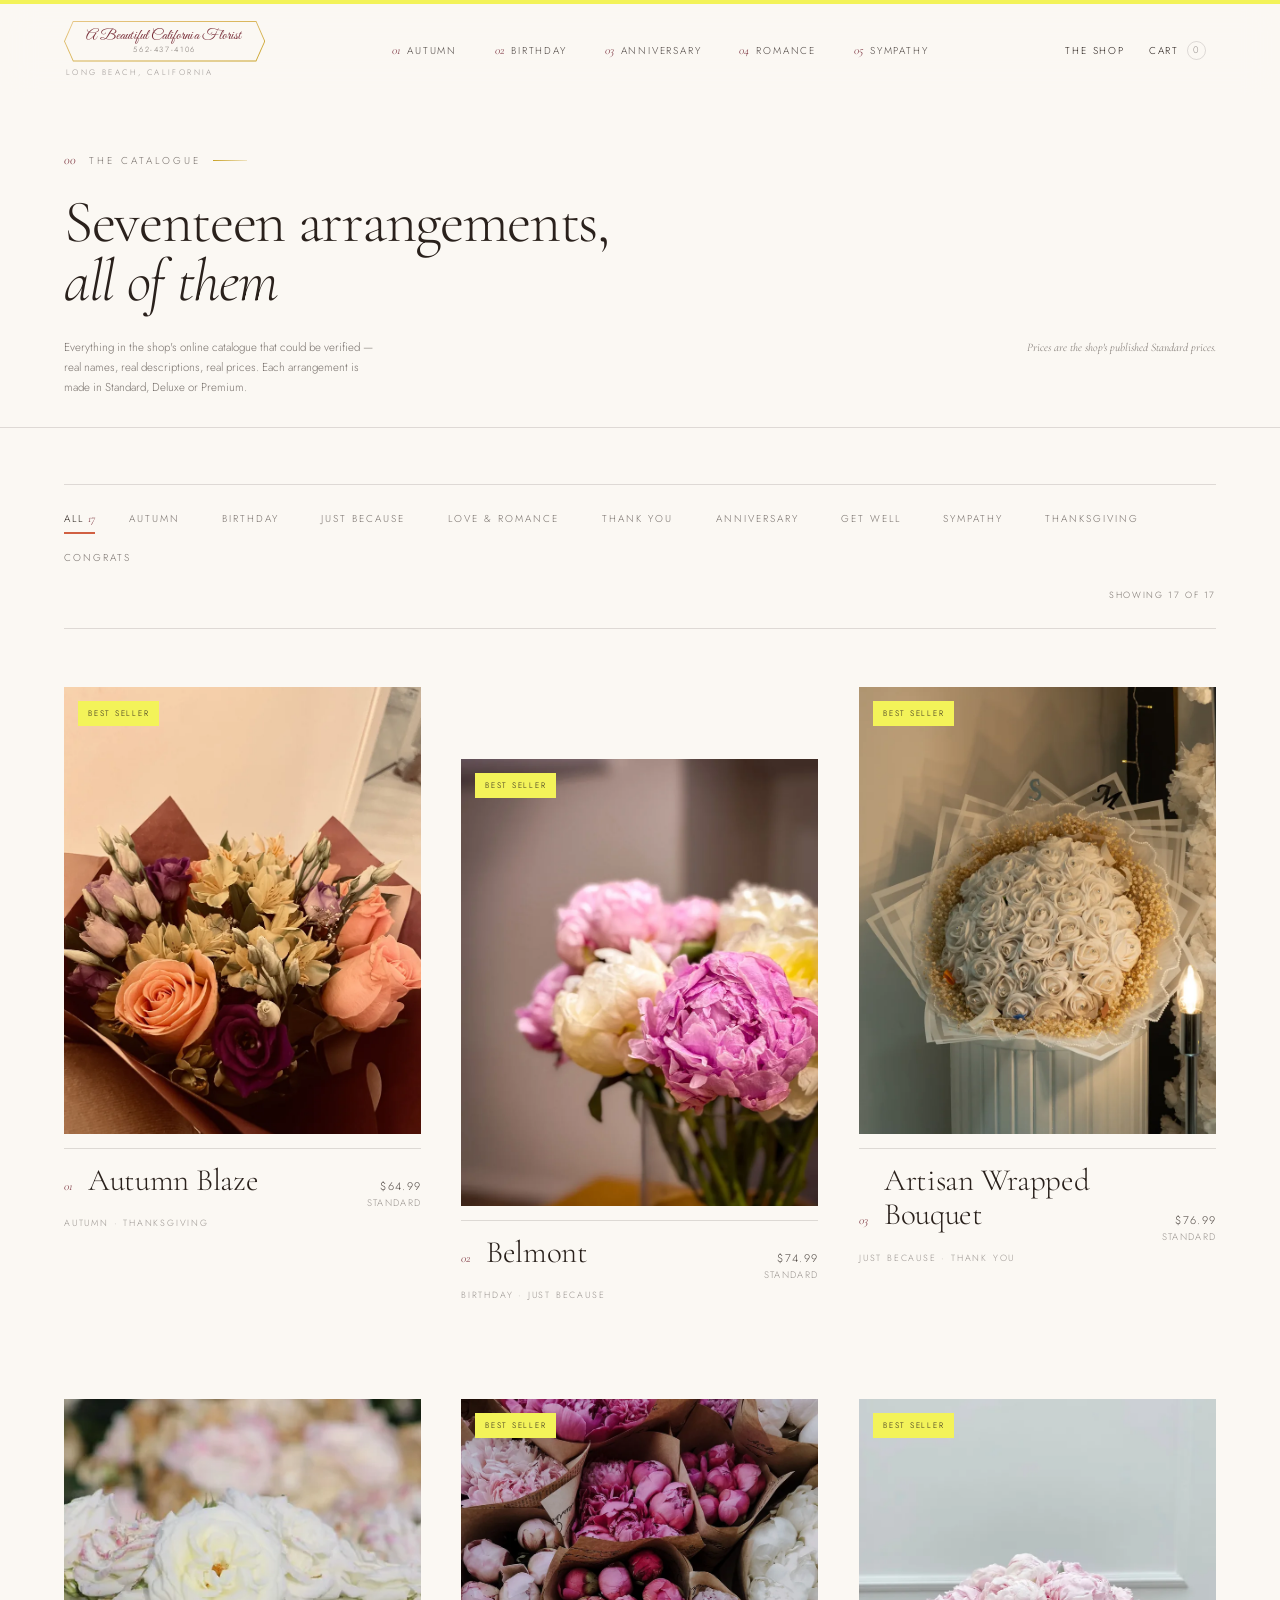
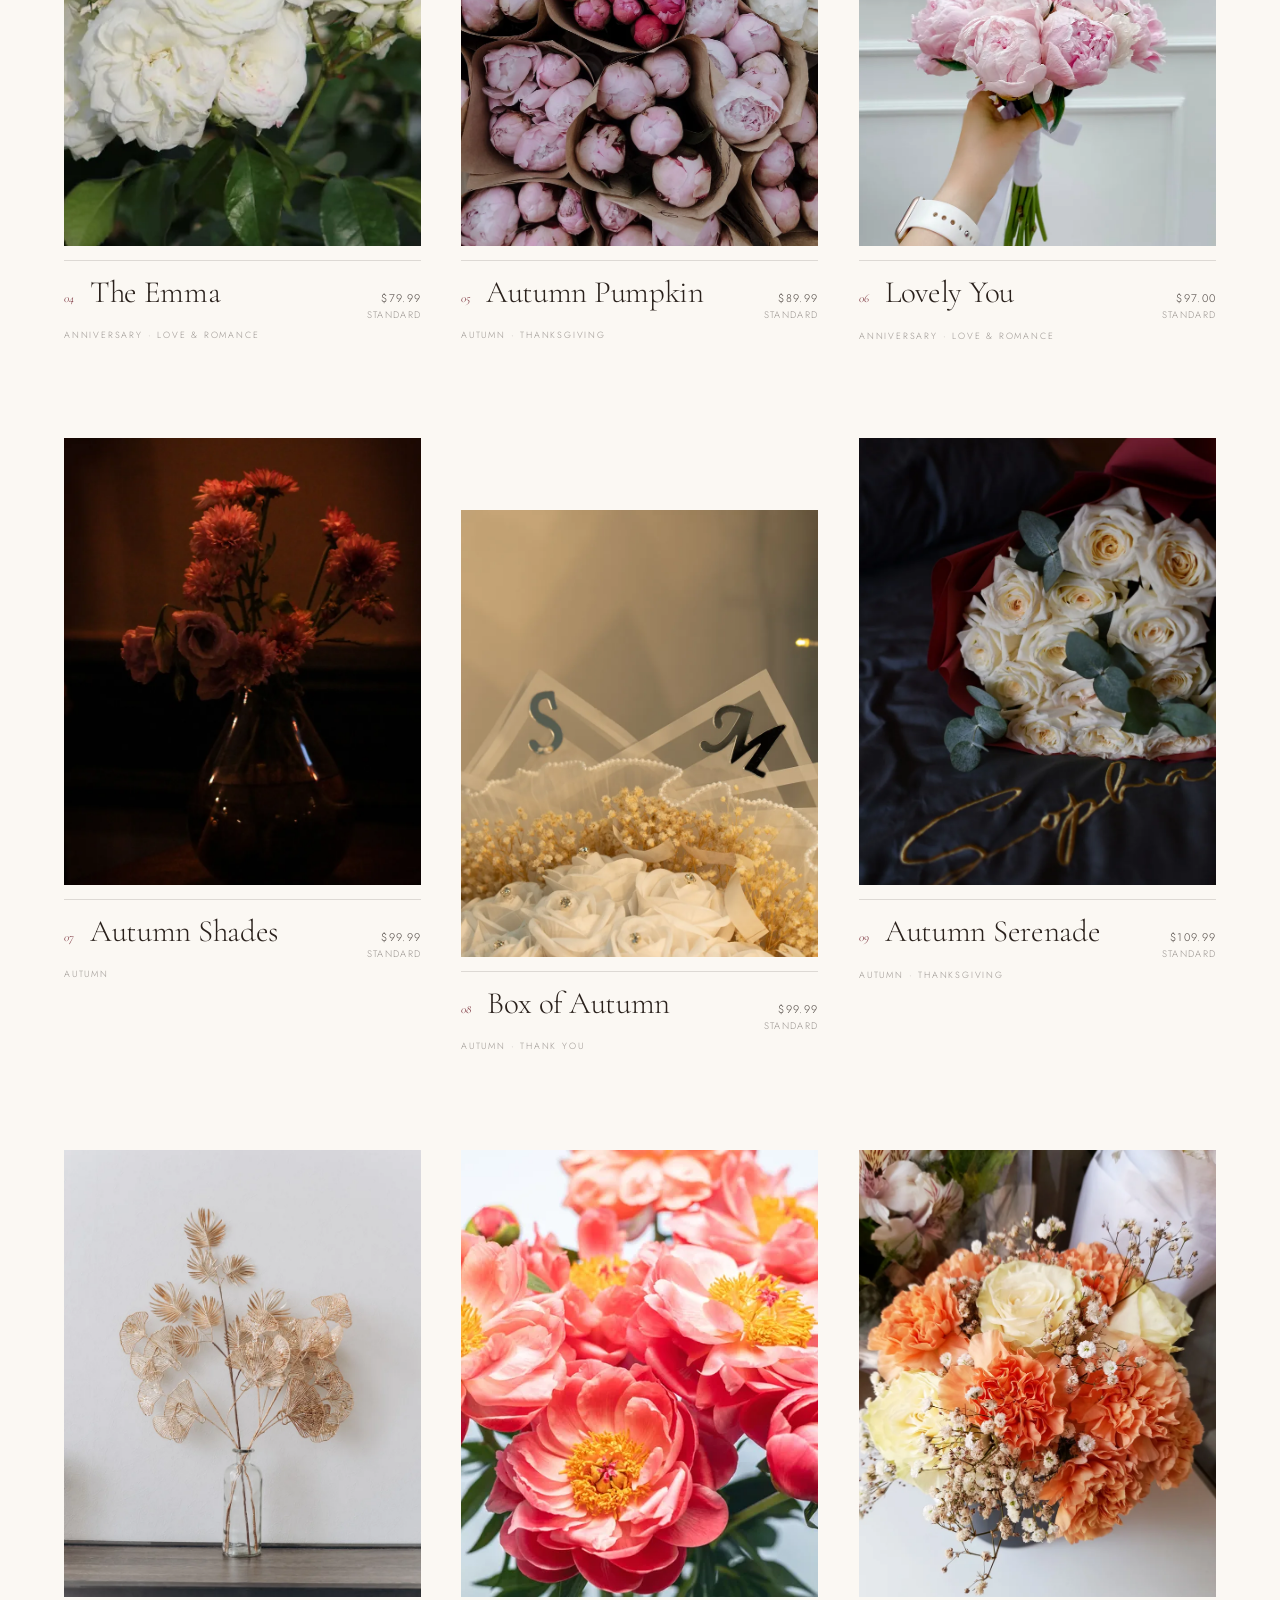
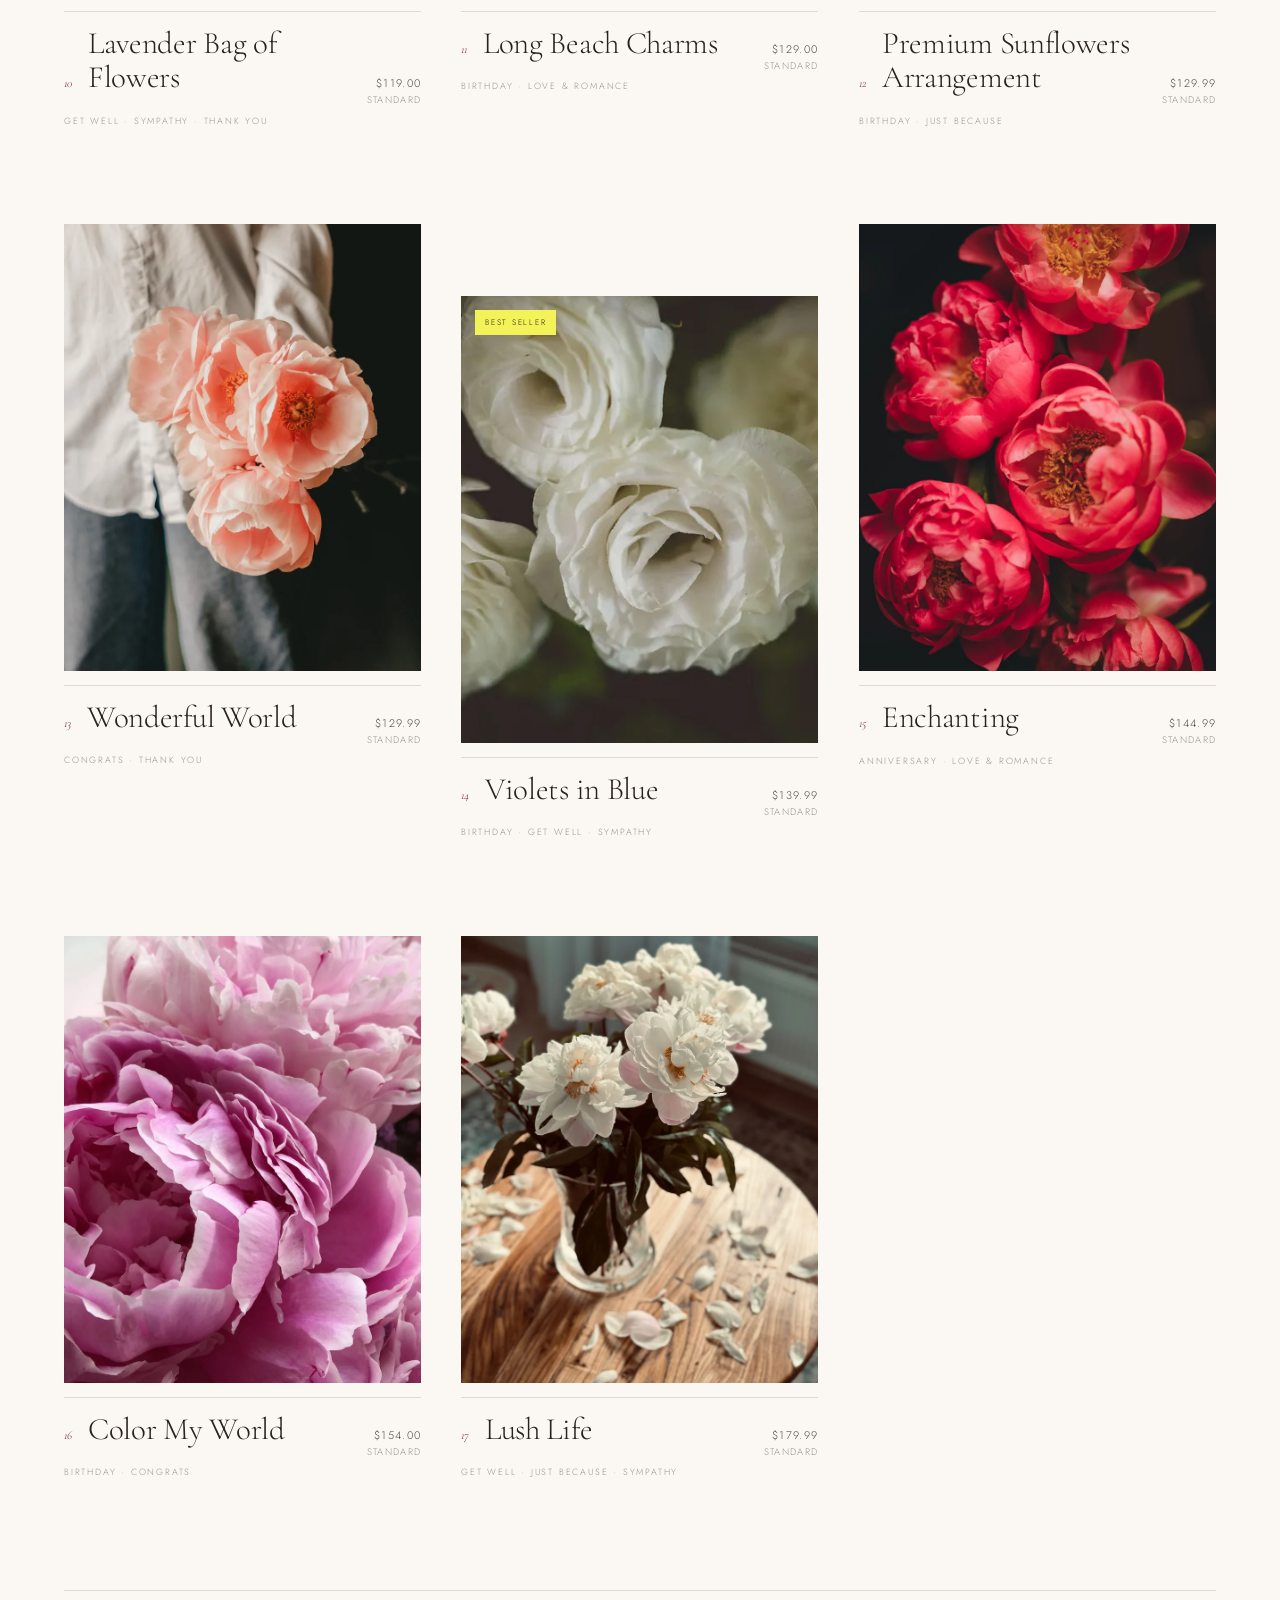
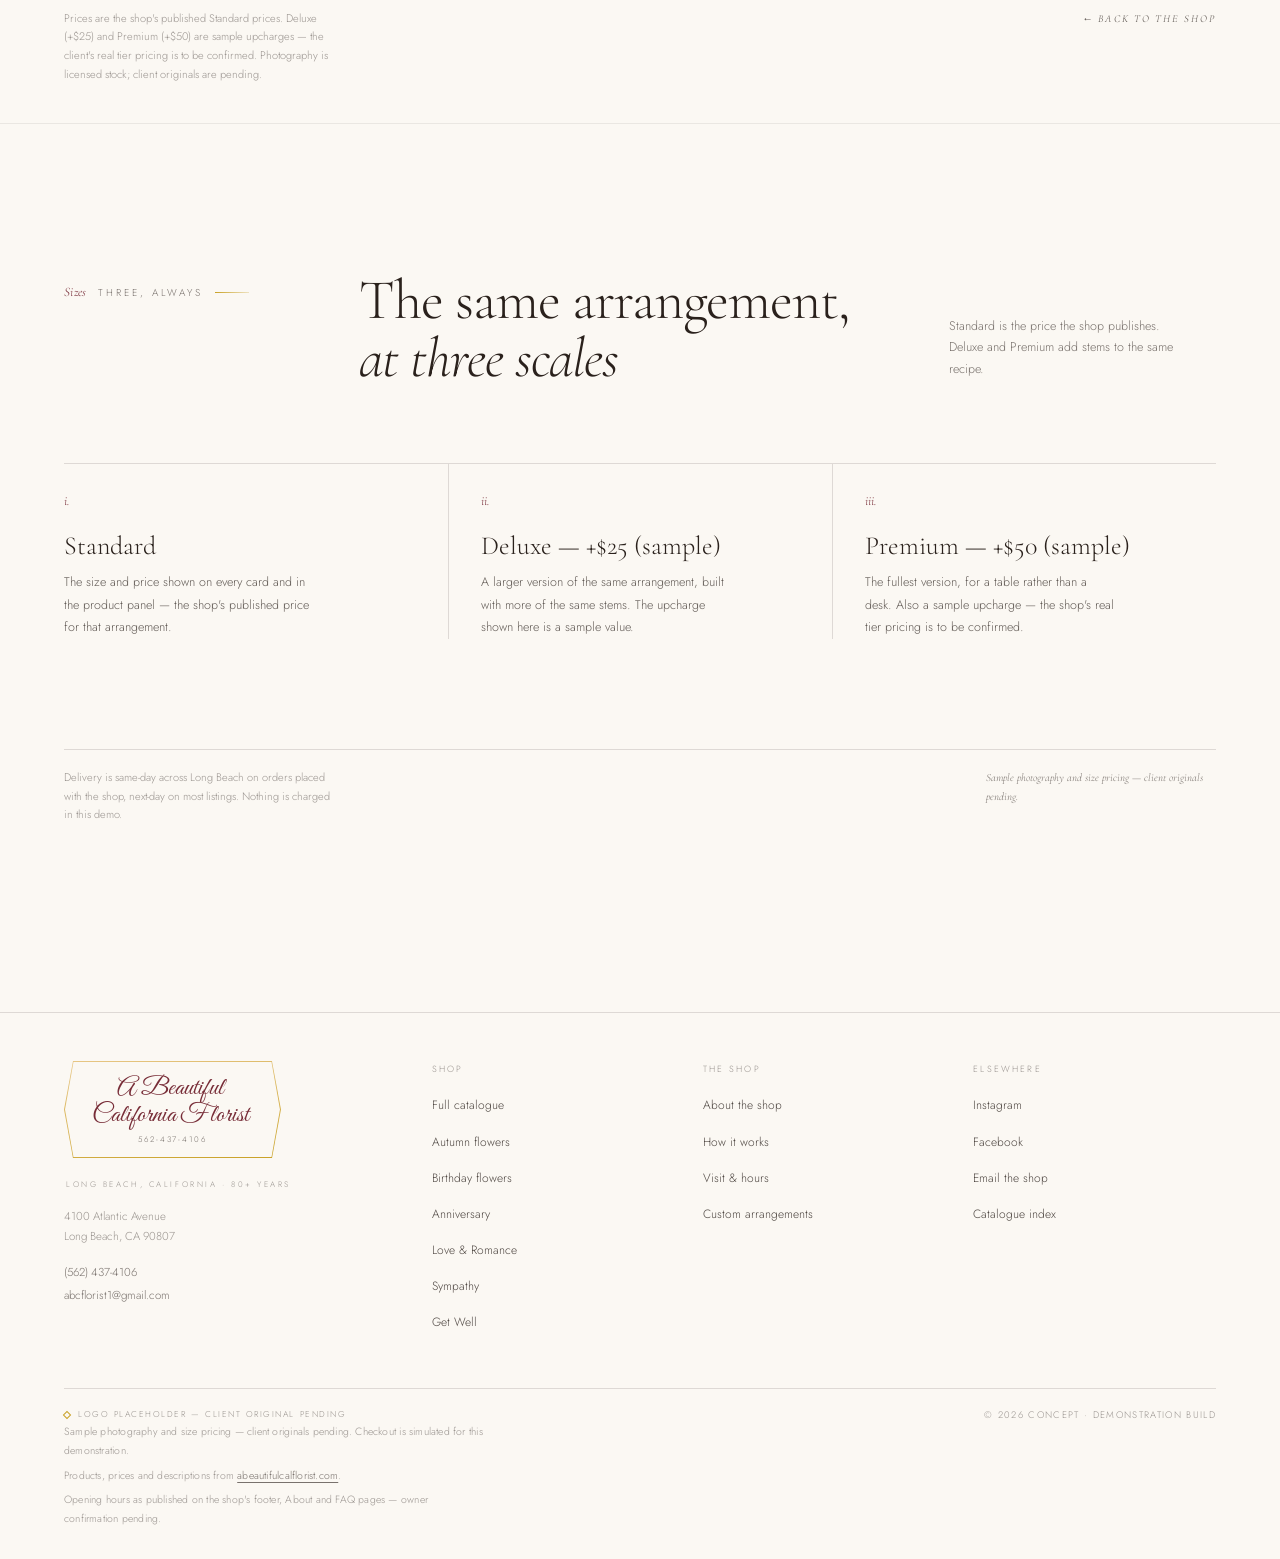
<file: collection.html>
<!doctype html>
<html lang="en" class="no-js">
<head>
<meta charset="utf-8">
<meta name="viewport" content="width=device-width, initial-scale=1">
<title>The Catalogue — A Beautiful California Florist</title>
<meta name="description" content="The full catalogue of A Beautiful California Florist, Long Beach: seventeen arrangements with the shop's own names, descriptions and prices, in three sizes.">
<meta name="theme-color" content="#FBF8F3">
<link rel="stylesheet" href="assets/fonts.css">
<link rel="stylesheet" href="assets/css/concept.css">
<link rel="stylesheet" href="assets/css/overlay.css">
<script>document.documentElement.classList.remove('no-js');document.documentElement.classList.add('js');</script>
<noscript><style>[data-reveal]{opacity:1!important;transform:none!important}.hero-title .line>span{transform:none!important}</style></noscript>
<script defer src="assets/vendor/motion.min.js"></script>
<script defer src="assets/vendor/embla.umd.js"></script>
<script defer src="assets/data/client-catalogue.js"></script>
<script defer src="assets/js/abc-motion.js"></script>
<script defer src="assets/js/catalogue.js"></script>
<script defer src="assets/js/concept.js"></script>
</head>
<body data-page="collection">

<a class="skip-link" href="#main">Skip to content</a>

<header class="site-header" data-header>
  <div class="wrap header-inner">
    <a class="brand" href="index.html" aria-label="A Beautiful California Florist — home">
      <span class="brand-hex">
        <span class="brand-script">A Beautiful California Florist</span>
        <span class="brand-phone">562-437-4106</span>
      </span>
      <span class="brand-sub">Long Beach, California</span>
    </a>

    <nav class="nav-index" aria-label="Shop by occasion">
      <ol>
        <li><a href="index.html#collection" data-nav-filter="autumn"><span class="idx">01</span>Autumn</a></li>
        <li><a href="index.html#collection" data-nav-filter="birthday"><span class="idx">02</span>Birthday</a></li>
        <li><a href="index.html#collection" data-nav-filter="anniversary"><span class="idx">03</span>Anniversary</a></li>
        <li><a href="index.html#collection" data-nav-filter="love-and-romance"><span class="idx">04</span>Romance</a></li>
        <li><a href="index.html#collection" data-nav-filter="sympathy-and-funeral"><span class="idx">05</span>Sympathy</a></li>
      </ol>
    </nav>

    <div class="header-tools">
      <a class="tool-btn tool-btn--catalogue" href="index.html">The shop</a>
      <button class="tool-btn" type="button" data-cart-open aria-haspopup="dialog" aria-controls="cart-drawer">
        Cart <span class="cart-count" data-cart-count data-empty="true">0</span>
      </button>
      <button class="menu-trigger tool-btn" type="button" data-menu-open aria-expanded="false" aria-controls="menu-panel">
        <span>Menu</span>
        <span class="bars" aria-hidden="true"><span></span><span></span></span>
      </button>
    </div>
  </div>
</header>

<main id="main">

  <section class="page-head">
    <div class="wrap" data-cascade data-cascade-step="80">
      <p class="eyebrow" data-reveal><span class="num">00</span>The Catalogue</p>
      <h1 class="page-title" data-reveal>Seventeen arrangements,<br><em>all of them</em></h1>
      <div class="page-head-foot" data-reveal>
        <p>Everything in the shop's online catalogue that could be verified — real names, real descriptions, real prices. Each arrangement is made in Standard, Deluxe or Premium.</p>
        <p class="italic-cap">Prices are the shop's published Standard prices.</p>
      </div>
    </div>
  </section>

  <section class="section catalogue" id="catalogue" aria-labelledby="catalogue-title">
    <div class="wrap">
      <h2 class="sr-only" id="catalogue-title">All arrangements</h2>

      <div class="filters" role="group" aria-label="Filter by occasion" data-filters></div>

      <div class="product-grid" data-product-grid data-products="all">
        <noscript>
          <p class="section-note">The catalogue is loaded from the shop's data file. Enable JavaScript to browse it.</p>
        </noscript>
      </div>

      <div class="collection-foot">
        <p>Prices are the shop's published Standard prices. Deluxe (+$25) and Premium (+$50) are sample upcharges — the client's real tier pricing is to be confirmed. Photography is licensed stock; client originals are pending.</p>
        <p class="italic-cap"><a class="ulink" href="index.html">← Back to the shop</a></p>
      </div>
    </div>
  </section>

  <section class="section" aria-labelledby="sizes-title" style="border-top:1px solid var(--rule-soft)">
    <div class="wrap">
      <header class="sec-head" data-cascade data-cascade-step="80">
        <p class="eyebrow" data-reveal><span class="num">Sizes</span>Three, always</p>
        <h2 class="sec-title" id="sizes-title" data-reveal>The same arrangement,<br><em>at three scales</em></h2>
        <p class="sec-note" data-reveal>Standard is the price the shop publishes. Deluxe and Premium add stems to the same recipe.</p>
      </header>
      <div class="steps" data-cascade data-cascade-step="90">
        <article class="step" data-reveal>
          <span class="step-no">i.</span>
          <h3>Standard</h3>
          <p>The size and price shown on every card and in the product panel — the shop's published price for that arrangement.</p>
        </article>
        <article class="step" data-reveal>
          <span class="step-no">ii.</span>
          <h3>Deluxe — +$25 (sample)</h3>
          <p>A larger version of the same arrangement, built with more of the same stems. The upcharge shown here is a sample value.</p>
        </article>
        <article class="step" data-reveal>
          <span class="step-no">iii.</span>
          <h3>Premium — +$50 (sample)</h3>
          <p>The fullest version, for a table rather than a desk. Also a sample upcharge — the shop's real tier pricing is to be confirmed.</p>
        </article>
      </div>
      <div class="collection-foot">
        <p>Delivery is same-day across Long Beach on orders placed with the shop, next-day on most listings. Nothing is charged in this demo.</p>
        <p class="italic-cap">Sample photography and size pricing — client originals pending.</p>
      </div>
    </div>
  </section>

</main>

<footer class="site-footer">
  <div class="wrap">
    <div class="footer-grid">
      <div class="footer-brand">
        <span class="brand-hex footer-hex">
          <span class="brand-script">A Beautiful<br>California Florist</span>
          <span class="brand-phone">562-437-4106</span>
        </span>
        <span class="brand-sub">Long Beach, California · 80+ years</span>
        <p>4100 Atlantic Avenue<br>Long Beach, CA 90807</p>
        <div class="footer-contact">
          <a href="tel:+15624374106">(562) 437-4106</a>
          <a href="mailto:abcflorist1@gmail.com">abcflorist1@gmail.com</a>
        </div>
      </div>
      <nav class="footer-col" aria-label="Shop by occasion">
        <h4>Shop</h4>
        <ul>
          <li><a href="collection.html">Full catalogue</a></li>
          <li><a href="index.html#collection" data-footer-filter="autumn">Autumn flowers</a></li>
          <li><a href="index.html#collection" data-footer-filter="birthday">Birthday flowers</a></li>
          <li><a href="index.html#collection" data-footer-filter="anniversary">Anniversary</a></li>
          <li><a href="index.html#collection" data-footer-filter="love-and-romance">Love &amp; Romance</a></li>
          <li><a href="index.html#collection" data-footer-filter="sympathy-and-funeral">Sympathy</a></li>
          <li><a href="index.html#collection" data-footer-filter="get-well">Get Well</a></li>
        </ul>
      </nav>
      <nav class="footer-col" aria-label="The shop">
        <h4>The shop</h4>
        <ul>
          <li><a href="index.html#house">About the shop</a></li>
          <li><a href="index.html#atelier">How it works</a></li>
          <li><a href="index.html#visit">Visit &amp; hours</a></li>
          <li><a href="index.html#visit">Custom arrangements</a></li>
        </ul>
      </nav>
      <div class="footer-col">
        <h4>Elsewhere</h4>
        <ul>
          <li><a href="https://www.instagram.com/abc_florist/" rel="noopener">Instagram</a></li>
          <li><a href="https://www.facebook.com/abeautifulcaliforniaflorist/" rel="noopener">Facebook</a></li>
          <li><a href="mailto:abcflorist1@gmail.com">Email the shop</a></li>
          <li><a href="collection.html#catalogue">Catalogue index</a></li>
        </ul>
      </div>
    </div>

    <div class="footer-bottom">
      <div>
        <p class="logo-note">Logo placeholder — client original pending</p>
        <p class="footer-note">Sample photography and size pricing — client originals pending. Checkout is simulated for this demonstration.</p>
        <p class="footer-note">Products, prices and descriptions from <a href="https://abeautifulcalflorist.com">abeautifulcalflorist.com</a>.</p>
        <p class="footer-note">Opening hours as published on the shop's footer, About and FAQ pages — owner confirmation pending.</p>
      </div>
      <span>© 2026 Concept · Demonstration build</span>
    </div>
  </div>
</footer>

<!-- ================= OVERLAYS ================= -->
<div class="scrim" data-scrim hidden></div>

<!-- Cart drawer -->
<aside class="drawer" id="cart-drawer" role="dialog" aria-modal="true" aria-labelledby="cart-title" aria-hidden="true" hidden tabindex="-1" data-cart-drawer>
  <div class="drawer-head">
    <div class="d-title">
      <h2 id="cart-title">Your cart</h2>
      <span class="d-count" data-cart-count-label>Empty</span>
    </div>
    <button class="overlay-close" type="button" data-cart-close aria-label="Close cart"><span class="x" aria-hidden="true"></span>Close</button>
  </div>

  <div class="drawer-body" data-cart-body></div>

  <div class="drawer-foot">
    <div class="gift-wrap" data-gift-wrap>
      <label for="gift-message">Gift message <span class="g-hint">saved with your order</span></label>
      <textarea id="gift-message" data-gift maxlength="240" rows="2" placeholder="For the table on Sunday — with love, A." aria-describedby="gift-error"></textarea>
      <p class="field-error" id="gift-error" data-error></p>
    </div>
    <div class="subtotal">
      <span class="st-label">Subtotal</span>
      <span class="st-val" data-subtotal>$0.00</span>
    </div>
    <p class="demo-note">Demo store — no payment is taken. Prices are the shop's published prices.</p>
    <button class="btn btn--solid" type="button" data-checkout-start disabled><span>Continue to checkout</span><span class="arw" aria-hidden="true">→</span></button>
    <p class="cart-live" role="status" aria-live="polite" data-cart-live></p>
  </div>
</aside>

<!-- Product modal -->
<div class="modal" id="product-modal" role="dialog" aria-modal="true" aria-labelledby="pm-title" aria-hidden="true" hidden data-product-modal>
  <div class="modal-panel" data-modal-panel>
    <div class="modal-head">
      <span class="m-eyebrow" data-pm-eyebrow>Arrangement</span>
      <button class="overlay-close" type="button" data-modal-close aria-label="Close product details"><span class="x" aria-hidden="true"></span>Close</button>
    </div>

    <div class="modal-grid">
      <div class="pm-gallery">
        <div class="pm-stage" data-pm-stage>
          <picture>
            <source data-pm-source type="image/webp"
                    srcset="assets/img/resp/pink-cream-peonies-vase-800.webp 800w, assets/img/resp/pink-cream-peonies-vase-1600.webp 1600w, assets/img/resp/pink-cream-peonies-vase-2560.webp 2560w, assets/img/resp/pink-cream-peonies-vase-3000.webp 3000w"
                    sizes="(min-width: 900px) 46vw, 92vw">
            <img data-pm-image src="assets/img/resp/pink-cream-peonies-vase-1600.jpg" width="3000" height="4000" alt="">
          </picture>
          <button class="zoom-btn" type="button" data-zoom-toggle aria-pressed="false" aria-label="Zoom image">
            <span class="zi" aria-hidden="true"></span><span data-zoom-label>Zoom</span>
          </button>
          <span class="zoom-hint" data-zoom-hint aria-hidden="true">Click to zoom · arrows to pan</span>
        </div>
        <div class="pm-thumbs" role="group" aria-label="Product images" data-pm-thumbs></div>
      </div>

      <div class="pm-info">
        <span class="pm-no" data-pm-no></span>
        <h2 class="pm-title" id="pm-title" data-pm-title></h2>
        <p class="pm-occasion" data-pm-occasion></p>

        <div class="pm-price-row">
          <span class="pm-price" data-pm-price></span>
          <span class="pm-price-note" data-pm-price-note></span>
        </div>

        <p class="pm-blurb" data-pm-blurb></p>

        <fieldset class="pm-sizes" data-pm-sizes>
          <legend>Size</legend>
          <div class="size-list" data-size-list></div>
        </fieldset>

        <div class="pm-actions">
          <button class="btn btn--solid" type="button" data-add-to-cart><span>Add to cart<span data-pm-add-price></span></span><span class="arw" aria-hidden="true">→</span></button>
          <a class="btn btn--quiet" href="index.html#visit" data-pm-enquire><span>Ask about this arrangement</span></a>
        </div>

        <div class="pm-meta">
          <span><b>Occasions</b> <span data-pm-occasions></span></span>
          <span><b>Sizes</b> <span data-pm-sizes-note></span></span>
          <span><b>Delivery</b> Same-day across Long Beach, next-day on most listings. Hand-delivered by our own drivers.</span>
          <span><b>Before it goes</b> A photograph of your arrangement is sent to you before delivery.</span>
        </div>

        <p class="pm-source">Sample photography — client originals pending. Name, price and description as published by the shop.</p>
      </div>
    </div>
  </div>
</div>

<!-- Checkout -->
<div class="checkout" id="checkout" role="dialog" aria-modal="true" aria-labelledby="co-title" aria-hidden="true" hidden data-checkout>
  <div class="checkout-panel">
    <div class="co-head">
      <div class="co-top">
        <span class="co-brand">A Beautiful California Florist <span>Checkout</span></span>
        <button class="overlay-close" type="button" data-checkout-close aria-label="Close checkout"><span class="x" aria-hidden="true"></span>Close</button>
      </div>
      <ol class="co-steps" data-co-steps aria-label="Checkout steps">
        <li class="co-step" data-state="current"><span class="n">i.</span>Details</li>
        <li class="co-step" data-state="todo"><span class="n">ii.</span>Delivery</li>
        <li class="co-step" data-state="todo"><span class="n">iii.</span>Review</li>
        <li class="co-step" data-state="todo"><span class="n">iv.</span>Confirmed</li>
      </ol>
      <p class="co-demo">Demo checkout — no payment is taken, no order is placed.</p>
    </div>

    <div class="co-body">
      <form novalidate data-checkout-form>
        <!-- step 1 -->
        <section class="co-panel is-active" data-co-panel="details" aria-labelledby="co-title">
          <h3 id="co-title">Who is it for?</h3>
          <p class="co-sub">We only use this to confirm the delivery. It is not stored anywhere but this browser.</p>
          <div class="co-fields two">
            <div class="field" data-field>
              <label for="co-name">Full name</label>
              <input id="co-name" name="name" type="text" autocomplete="name" required aria-describedby="co-name-error">
              <p class="field-error" id="co-name-error" data-error></p>
            </div>
            <div class="field" data-field>
              <label for="co-email">Email</label>
              <input id="co-email" name="email" type="email" autocomplete="email" required aria-describedby="co-email-error">
              <p class="field-error" id="co-email-error" data-error></p>
            </div>
            <div class="field span2" data-field>
              <label for="co-phone">Phone <span style="text-transform:none;letter-spacing:0.04em">(for the driver)</span></label>
              <input id="co-phone" name="phone" type="tel" autocomplete="tel" required aria-describedby="co-phone-error">
              <p class="field-error" id="co-phone-error" data-error></p>
            </div>
          </div>
        </section>

        <!-- step 2 — delivery or pick-up, then when -->
        <section class="co-panel" data-co-panel="delivery" aria-labelledby="co-delivery-title">
          <h3 id="co-delivery-title">Delivery or pick-up?</h3>
          <p class="co-sub">How the flowers reach you, and when. Demo only — nothing is dispatched and nothing will be waiting at the counter.</p>

          <fieldset class="co-choice">
            <legend>Method</legend>
            <label class="co-choice__opt">
              <input type="radio" name="fulfilment" value="delivery" checked>
              <span class="co-choice__mark" aria-hidden="true"></span>
              <span class="co-choice__body">
                <span class="co-choice__label">Deliver to an address</span>
                <span class="co-choice__note">Same-day across Long Beach, next-day on most listings — hand-delivered by our own drivers.</span>
              </span>
            </label>
            <label class="co-choice__opt">
              <input type="radio" name="fulfilment" value="pickup">
              <span class="co-choice__mark" aria-hidden="true"></span>
              <span class="co-choice__body">
                <span class="co-choice__label">Pick up at the shop</span>
                <span class="co-choice__note">4100 Atlantic Avenue, Long Beach — Mon–Fri 9–5, Sat 9–3, closed Sunday.</span>
              </span>
            </label>
          </fieldset>

          <div class="co-address-block" data-co-address-block>
            <div class="co-fields two">
              <div class="field span2" data-field>
                <label for="co-address">Street address</label>
                <input id="co-address" name="address" type="text" autocomplete="street-address" required data-required-when-delivery aria-describedby="co-address-error">
                <p class="field-error" id="co-address-error" data-error></p>
              </div>
              <div class="field" data-field>
                <label for="co-city">City</label>
                <input id="co-city" name="city" type="text" autocomplete="address-level2" value="Long Beach" required data-required-when-delivery aria-describedby="co-city-error">
                <p class="field-error" id="co-city-error" data-error></p>
              </div>
              <div class="field" data-field>
                <label for="co-zip">ZIP</label>
                <input id="co-zip" name="zip" type="text" inputmode="numeric" autocomplete="postal-code" required data-required-when-delivery aria-describedby="co-zip-error">
                <p class="field-error" id="co-zip-error" data-error></p>
              </div>
              <div class="field span2" data-field>
                <label for="co-notes">Note for the driver <span style="text-transform:none;letter-spacing:0.04em">(optional)</span></label>
                <input id="co-notes" name="notes" type="text" placeholder="Gate code, doorman, leave with the neighbour">
                <p class="field-error" data-error></p>
              </div>
            </div>
          </div>

          <p class="co-pickup-note" data-co-pickup-note hidden>Collect from the counter at 4100 Atlantic Avenue, between the hours above. Nothing is held for you in this demo.</p>

          <div class="co-fields two co-when">
            <div class="field" data-field>
              <label for="co-date" data-co-date-label>Preferred delivery date</label>
              <input id="co-date" name="date" type="date" required aria-describedby="co-date-error">
              <p class="field-error" id="co-date-error" data-error></p>
            </div>
            <div class="field" data-field>
              <label for="co-window">Delivery window</label>
              <select id="co-window" name="window" required aria-describedby="co-window-error">
                <option value="">Choose a window</option>
                <option>Morning, 9:00 – 12:00</option>
                <option>Afternoon, 12:00 – 4:00</option>
                <option>Evening, 4:00 – 6:00</option>
              </select>
              <p class="field-error" id="co-window-error" data-error></p>
            </div>
          </div>
        </section>

        <!-- step 3 -->
        <section class="co-panel" data-co-panel="review" aria-labelledby="co-review-title">
          <h3 id="co-review-title">Review</h3>
          <p class="co-sub">Check the sizes and quantities. Nothing is charged.</p>
          <div class="co-summary" data-co-summary></div>
          <div class="co-gift" data-co-gift></div>
          <div class="demo-banner">
            <span class="db-mark">i.</span>
            <span><strong>Demo only — no payment will be taken.</strong> This is a design concept; no order is placed and no details leave your browser.</span>
          </div>
          <div class="co-totals">
            <div class="row"><span>Subtotal</span><span data-co-subtotal>$0.00</span></div>
            <div class="row"><span>Delivery</span><span>Included — demo</span></div>
            <div class="row"><span>Tax</span><span>Not applicable — demo</span></div>
            <div class="row grand"><span class="g-label">Total</span><span class="g-val" data-co-total>$0.00</span></div>
          </div>
        </section>

        <!-- step 4 — order confirmation -->
        <section class="co-panel" data-co-panel="success" aria-labelledby="co-success-title">
          <div class="co-success">
            <span class="cs-mark" aria-hidden="true">✓</span>
            <p class="cs-eyebrow">Order confirmed · demonstration</p>
            <h3 id="co-success-title">Order confirmed</h3>
            <p data-co-success-copy>Nothing has been charged and no flowers are on their way — this is a demonstration storefront. The cart has been cleared and the gift message saved with the demo order, as it would be.</p>
            <p class="order-no"><span>Reference</span><span data-co-order-no>ABCF-0000</span></p>
          </div>

          <div class="co-confirm" data-co-confirm></div>

          <div class="demo-banner">
            <span class="db-mark">i.</span>
            <span><strong>Demo order — nothing was charged and nothing is being delivered.</strong> No details left this browser and no confirmation email was sent. The reference number is a sample.</span>
          </div>

          <div class="co-actions">
            <p class="co-after">Your cart is empty. The next arrangement gets a photograph before it leaves the shop.</p>
            <a class="btn btn--quiet" href="collection.html" data-continue-shopping><span>Continue shopping</span><span class="arw" aria-hidden="true">→</span></a>
          </div>
        </section>
      </form>
    </div>

    <div class="co-foot">
      <button class="btn btn--back" type="button" data-co-back hidden><span>← Back</span></button>
      <button class="btn btn--solid" type="button" data-co-next><span data-co-next-label>Continue</span><span class="arw" aria-hidden="true">→</span></button>
    </div>
  </div>
</div>

<!-- Mobile menu -->
<div class="menu-panel" id="menu-panel" role="dialog" aria-modal="true" aria-labelledby="menu-title" aria-hidden="true" hidden data-menu-panel>
  <div class="menu-head">
    <span class="brand-script" id="menu-title">A Beautiful California Florist</span>
    <button class="overlay-close" type="button" data-menu-close aria-label="Close menu"><span class="x" aria-hidden="true"></span>Close</button>
  </div>
  <div class="menu-body">
    <ol class="menu-list">
      <li><a href="index.html#collection" data-menu-link><span class="mi-no">01</span><span class="mi-name">Flowers</span><span class="mi-note">Autumn</span></a></li>
      <li><a href="index.html#house" data-menu-link><span class="mi-no">02</span><span class="mi-name">The Shop</span><span class="mi-note">80+ years</span></a></li>
      <li><a href="index.html#atelier" data-menu-link><span class="mi-no">03</span><span class="mi-name">How it works</span><span class="mi-note">Delivery</span></a></li>
      <li><a href="index.html#visit" data-menu-link><span class="mi-no">04</span><span class="mi-name">Visit</span><span class="mi-note">Atlantic Ave</span></a></li>
      <li><a href="index.html#collection" data-nav-filter="sympathy-and-funeral"><span class="mi-no">05</span><span class="mi-name">Sympathy</span><span class="mi-note">Condolence</span></a></li>
    </ol>
    <div style="margin-top:26px"><a class="ulink" href="collection.html#catalogue">You are here — the full catalogue</a></div>
  </div>
  <div class="menu-foot">
    <p>4100 Atlantic Avenue, Long Beach, CA 90807<br>Mon–Fri 9–5 · Sat 9–3 · Sun closed</p>
    <div class="m-row">
      <a class="ulink" href="tel:+15624374106">(562) 437-4106</a>
      <a class="ulink" href="mailto:abcflorist1@gmail.com">Email</a>
    </div>
  </div>
</div>

</body>
</html>
</file>
<file: assets/fonts.css>
/* Self-hosted (latin subset) downloaded from Google Fonts — OFL licensed */
/* cormorant */
@font-face {
  font-family: 'Cormorant Garamond';
  font-style: italic;
  font-weight: 300;
  font-display: swap;
  src: url(fonts/cormorant-co3smX5slCNuHLi8bLeY9MK7whWMhyjYrGFEsdtdc62E6zd5rDD-htM8Efs.woff2) format('woff2');
  unicode-range: U+0100-02BA, U+02BD-02C5, U+02C7-02CC, U+02CE-02D7, U+02DD-02FF, U+0304, U+0308, U+0329, U+1D00-1DBF, U+1E00-1E9F, U+1EF2-1EFF, U+2020, U+20A0-20AB, U+20AD-20C4, U+2113, U+2C60-2C7F, U+A720-A7FF;
}


@font-face {
  font-family: 'Cormorant Garamond';
  font-style: italic;
  font-weight: 300;
  font-display: swap;
  src: url(fonts/cormorant-co3smX5slCNuHLi8bLeY9MK7whWMhyjYrGFEsdtdc62E6zd5rDD-iNM8.woff2) format('woff2');
  unicode-range: U+0000-00FF, U+0131, U+0152-0153, U+02BB-02BC, U+02C6, U+02DA, U+02DC, U+0304, U+0308, U+0329, U+2000-206F, U+20AC, U+2122, U+2191, U+2193, U+2212, U+2215, U+FEFF, U+FFFD;
}


@font-face {
  font-family: 'Cormorant Garamond';
  font-style: normal;
  font-weight: 300;
  font-display: swap;
  src: url(fonts/cormorant-co3bmX5slCNuHLi8bLeY9MK7whWMhyjYp3tKgS4.woff2) format('woff2');
  unicode-range: U+0100-02BA, U+02BD-02C5, U+02C7-02CC, U+02CE-02D7, U+02DD-02FF, U+0304, U+0308, U+0329, U+1D00-1DBF, U+1E00-1E9F, U+1EF2-1EFF, U+2020, U+20A0-20AB, U+20AD-20C4, U+2113, U+2C60-2C7F, U+A720-A7FF;
}


@font-face {
  font-family: 'Cormorant Garamond';
  font-style: normal;
  font-weight: 300;
  font-display: swap;
  src: url(fonts/cormorant-co3bmX5slCNuHLi8bLeY9MK7whWMhyjYqXtK.woff2) format('woff2');
  unicode-range: U+0000-00FF, U+0131, U+0152-0153, U+02BB-02BC, U+02C6, U+02DA, U+02DC, U+0304, U+0308, U+0329, U+2000-206F, U+20AC, U+2122, U+2191, U+2193, U+2212, U+2215, U+FEFF, U+FFFD;
}


@font-face {
  font-family: 'Cormorant Garamond';
  font-style: normal;
  font-weight: 400;
  font-display: swap;
  src: url(fonts/cormorant-co3bmX5slCNuHLi8bLeY9MK7whWMhyjYp3tKgS4.woff2) format('woff2');
  unicode-range: U+0100-02BA, U+02BD-02C5, U+02C7-02CC, U+02CE-02D7, U+02DD-02FF, U+0304, U+0308, U+0329, U+1D00-1DBF, U+1E00-1E9F, U+1EF2-1EFF, U+2020, U+20A0-20AB, U+20AD-20C4, U+2113, U+2C60-2C7F, U+A720-A7FF;
}


@font-face {
  font-family: 'Cormorant Garamond';
  font-style: normal;
  font-weight: 400;
  font-display: swap;
  src: url(fonts/cormorant-co3bmX5slCNuHLi8bLeY9MK7whWMhyjYqXtK.woff2) format('woff2');
  unicode-range: U+0000-00FF, U+0131, U+0152-0153, U+02BB-02BC, U+02C6, U+02DA, U+02DC, U+0304, U+0308, U+0329, U+2000-206F, U+20AC, U+2122, U+2191, U+2193, U+2212, U+2215, U+FEFF, U+FFFD;
}


@font-face {
  font-family: 'Cormorant Garamond';
  font-style: normal;
  font-weight: 500;
  font-display: swap;
  src: url(fonts/cormorant-co3bmX5slCNuHLi8bLeY9MK7whWMhyjYp3tKgS4.woff2) format('woff2');
  unicode-range: U+0100-02BA, U+02BD-02C5, U+02C7-02CC, U+02CE-02D7, U+02DD-02FF, U+0304, U+0308, U+0329, U+1D00-1DBF, U+1E00-1E9F, U+1EF2-1EFF, U+2020, U+20A0-20AB, U+20AD-20C4, U+2113, U+2C60-2C7F, U+A720-A7FF;
}


@font-face {
  font-family: 'Cormorant Garamond';
  font-style: normal;
  font-weight: 500;
  font-display: swap;
  src: url(fonts/cormorant-co3bmX5slCNuHLi8bLeY9MK7whWMhyjYqXtK.woff2) format('woff2');
  unicode-range: U+0000-00FF, U+0131, U+0152-0153, U+02BB-02BC, U+02C6, U+02DA, U+02DC, U+0304, U+0308, U+0329, U+2000-206F, U+20AC, U+2122, U+2191, U+2193, U+2212, U+2215, U+FEFF, U+FFFD;
}

/* jost */
@font-face {
  font-family: 'Jost';
  font-style: normal;
  font-weight: 300;
  font-display: swap;
  src: url(fonts/jost-92zatBhPNqw73ord4iYl.woff2) format('woff2');
  unicode-range: U+0100-02BA, U+02BD-02C5, U+02C7-02CC, U+02CE-02D7, U+02DD-02FF, U+0304, U+0308, U+0329, U+1D00-1DBF, U+1E00-1E9F, U+1EF2-1EFF, U+2020, U+20A0-20AB, U+20AD-20C4, U+2113, U+2C60-2C7F, U+A720-A7FF;
}


@font-face {
  font-family: 'Jost';
  font-style: normal;
  font-weight: 300;
  font-display: swap;
  src: url(fonts/jost-92zatBhPNqw73oTd4g.woff2) format('woff2');
  unicode-range: U+0000-00FF, U+0131, U+0152-0153, U+02BB-02BC, U+02C6, U+02DA, U+02DC, U+0304, U+0308, U+0329, U+2000-206F, U+20AC, U+2122, U+2191, U+2193, U+2212, U+2215, U+FEFF, U+FFFD;
}


@font-face {
  font-family: 'Jost';
  font-style: normal;
  font-weight: 400;
  font-display: swap;
  src: url(fonts/jost-92zatBhPNqw73ord4iYl.woff2) format('woff2');
  unicode-range: U+0100-02BA, U+02BD-02C5, U+02C7-02CC, U+02CE-02D7, U+02DD-02FF, U+0304, U+0308, U+0329, U+1D00-1DBF, U+1E00-1E9F, U+1EF2-1EFF, U+2020, U+20A0-20AB, U+20AD-20C4, U+2113, U+2C60-2C7F, U+A720-A7FF;
}


@font-face {
  font-family: 'Jost';
  font-style: normal;
  font-weight: 400;
  font-display: swap;
  src: url(fonts/jost-92zatBhPNqw73oTd4g.woff2) format('woff2');
  unicode-range: U+0000-00FF, U+0131, U+0152-0153, U+02BB-02BC, U+02C6, U+02DA, U+02DC, U+0304, U+0308, U+0329, U+2000-206F, U+20AC, U+2122, U+2191, U+2193, U+2212, U+2215, U+FEFF, U+FFFD;
}


@font-face {
  font-family: 'Jost';
  font-style: normal;
  font-weight: 500;
  font-display: swap;
  src: url(fonts/jost-92zatBhPNqw73ord4iYl.woff2) format('woff2');
  unicode-range: U+0100-02BA, U+02BD-02C5, U+02C7-02CC, U+02CE-02D7, U+02DD-02FF, U+0304, U+0308, U+0329, U+1D00-1DBF, U+1E00-1E9F, U+1EF2-1EFF, U+2020, U+20A0-20AB, U+20AD-20C4, U+2113, U+2C60-2C7F, U+A720-A7FF;
}


@font-face {
  font-family: 'Jost';
  font-style: normal;
  font-weight: 500;
  font-display: swap;
  src: url(fonts/jost-92zatBhPNqw73oTd4g.woff2) format('woff2');
  unicode-range: U+0000-00FF, U+0131, U+0152-0153, U+02BB-02BC, U+02C6, U+02DA, U+02DC, U+0304, U+0308, U+0329, U+2000-206F, U+20AC, U+2122, U+2191, U+2193, U+2212, U+2215, U+FEFF, U+FFFD;
}

/* bodoni */
@font-face {
  font-family: 'Bodoni Moda';
  font-style: italic;
  font-weight: 400;
  font-display: swap;
  src: url(fonts/bodoni-aFTB7PxzY382XsXX63LUYJSPUqb0qojSAq1rZLktbNxcXgOFEw.woff2) format('woff2');
  unicode-range: U+0100-02BA, U+02BD-02C5, U+02C7-02CC, U+02CE-02D7, U+02DD-02FF, U+0304, U+0308, U+0329, U+1D00-1DBF, U+1E00-1E9F, U+1EF2-1EFF, U+2020, U+20A0-20AB, U+20AD-20C4, U+2113, U+2C60-2C7F, U+A720-A7FF;
}


@font-face {
  font-family: 'Bodoni Moda';
  font-style: italic;
  font-weight: 400;
  font-display: swap;
  src: url(fonts/bodoni-aFTB7PxzY382XsXX63LUYJSPUqb0qojSAq1rZLktbNxSXgM.woff2) format('woff2');
  unicode-range: U+0000-00FF, U+0131, U+0152-0153, U+02BB-02BC, U+02C6, U+02DA, U+02DC, U+0304, U+0308, U+0329, U+2000-206F, U+20AC, U+2122, U+2191, U+2193, U+2212, U+2215, U+FEFF, U+FFFD;
}


@font-face {
  font-family: 'Bodoni Moda';
  font-style: normal;
  font-weight: 400;
  font-display: swap;
  src: url(fonts/bodoni-aFTQ7PxzY382XsXX63LUYJSESKjEXw.woff2) format('woff2');
  unicode-range: U+0100-02BA, U+02BD-02C5, U+02C7-02CC, U+02CE-02D7, U+02DD-02FF, U+0304, U+0308, U+0329, U+1D00-1DBF, U+1E00-1E9F, U+1EF2-1EFF, U+2020, U+20A0-20AB, U+20AD-20C4, U+2113, U+2C60-2C7F, U+A720-A7FF;
}


@font-face {
  font-family: 'Bodoni Moda';
  font-style: normal;
  font-weight: 400;
  font-display: swap;
  src: url(fonts/bodoni-aFTQ7PxzY382XsXX63LUYJSKSKg.woff2) format('woff2');
  unicode-range: U+0000-00FF, U+0131, U+0152-0153, U+02BB-02BC, U+02C6, U+02DA, U+02DC, U+0304, U+0308, U+0329, U+2000-206F, U+20AC, U+2122, U+2191, U+2193, U+2212, U+2215, U+FEFF, U+FFFD;
}


@font-face {
  font-family: 'Bodoni Moda';
  font-style: normal;
  font-weight: 500;
  font-display: swap;
  src: url(fonts/bodoni-aFTQ7PxzY382XsXX63LUYJSESKjEXw.woff2) format('woff2');
  unicode-range: U+0100-02BA, U+02BD-02C5, U+02C7-02CC, U+02CE-02D7, U+02DD-02FF, U+0304, U+0308, U+0329, U+1D00-1DBF, U+1E00-1E9F, U+1EF2-1EFF, U+2020, U+20A0-20AB, U+20AD-20C4, U+2113, U+2C60-2C7F, U+A720-A7FF;
}


@font-face {
  font-family: 'Bodoni Moda';
  font-style: normal;
  font-weight: 500;
  font-display: swap;
  src: url(fonts/bodoni-aFTQ7PxzY382XsXX63LUYJSKSKg.woff2) format('woff2');
  unicode-range: U+0000-00FF, U+0131, U+0152-0153, U+02BB-02BC, U+02C6, U+02DA, U+02DC, U+0304, U+0308, U+0329, U+2000-206F, U+20AC, U+2122, U+2191, U+2193, U+2212, U+2215, U+FEFF, U+FFFD;
}

/* intertight */
@font-face {
  font-family: 'Inter Tight';
  font-style: normal;
  font-weight: 300;
  font-display: swap;
  src: url(fonts/intertight-NGSwv5HMAFg6IuGlBNMjxLsJ8ah8QA.woff2) format('woff2');
  unicode-range: U+0100-02BA, U+02BD-02C5, U+02C7-02CC, U+02CE-02D7, U+02DD-02FF, U+0304, U+0308, U+0329, U+1D00-1DBF, U+1E00-1E9F, U+1EF2-1EFF, U+2020, U+20A0-20AB, U+20AD-20C4, U+2113, U+2C60-2C7F, U+A720-A7FF;
}


@font-face {
  font-family: 'Inter Tight';
  font-style: normal;
  font-weight: 300;
  font-display: swap;
  src: url(fonts/intertight-NGSwv5HMAFg6IuGlBNMjxLsH8ag.woff2) format('woff2');
  unicode-range: U+0000-00FF, U+0131, U+0152-0153, U+02BB-02BC, U+02C6, U+02DA, U+02DC, U+0304, U+0308, U+0329, U+2000-206F, U+20AC, U+2122, U+2191, U+2193, U+2212, U+2215, U+FEFF, U+FFFD;
}


@font-face {
  font-family: 'Inter Tight';
  font-style: normal;
  font-weight: 400;
  font-display: swap;
  src: url(fonts/intertight-NGSwv5HMAFg6IuGlBNMjxLsJ8ah8QA.woff2) format('woff2');
  unicode-range: U+0100-02BA, U+02BD-02C5, U+02C7-02CC, U+02CE-02D7, U+02DD-02FF, U+0304, U+0308, U+0329, U+1D00-1DBF, U+1E00-1E9F, U+1EF2-1EFF, U+2020, U+20A0-20AB, U+20AD-20C4, U+2113, U+2C60-2C7F, U+A720-A7FF;
}


@font-face {
  font-family: 'Inter Tight';
  font-style: normal;
  font-weight: 400;
  font-display: swap;
  src: url(fonts/intertight-NGSwv5HMAFg6IuGlBNMjxLsH8ag.woff2) format('woff2');
  unicode-range: U+0000-00FF, U+0131, U+0152-0153, U+02BB-02BC, U+02C6, U+02DA, U+02DC, U+0304, U+0308, U+0329, U+2000-206F, U+20AC, U+2122, U+2191, U+2193, U+2212, U+2215, U+FEFF, U+FFFD;
}


@font-face {
  font-family: 'Inter Tight';
  font-style: normal;
  font-weight: 500;
  font-display: swap;
  src: url(fonts/intertight-NGSwv5HMAFg6IuGlBNMjxLsJ8ah8QA.woff2) format('woff2');
  unicode-range: U+0100-02BA, U+02BD-02C5, U+02C7-02CC, U+02CE-02D7, U+02DD-02FF, U+0304, U+0308, U+0329, U+1D00-1DBF, U+1E00-1E9F, U+1EF2-1EFF, U+2020, U+20A0-20AB, U+20AD-20C4, U+2113, U+2C60-2C7F, U+A720-A7FF;
}


@font-face {
  font-family: 'Inter Tight';
  font-style: normal;
  font-weight: 500;
  font-display: swap;
  src: url(fonts/intertight-NGSwv5HMAFg6IuGlBNMjxLsH8ag.woff2) format('woff2');
  unicode-range: U+0000-00FF, U+0131, U+0152-0153, U+02BB-02BC, U+02C6, U+02DA, U+02DC, U+0304, U+0308, U+0329, U+2000-206F, U+20AC, U+2122, U+2191, U+2193, U+2212, U+2215, U+FEFF, U+FFFD;
}


@font-face {
  font-family: 'Inter Tight';
  font-style: normal;
  font-weight: 600;
  font-display: swap;
  src: url(fonts/intertight-NGSwv5HMAFg6IuGlBNMjxLsJ8ah8QA.woff2) format('woff2');
  unicode-range: U+0100-02BA, U+02BD-02C5, U+02C7-02CC, U+02CE-02D7, U+02DD-02FF, U+0304, U+0308, U+0329, U+1D00-1DBF, U+1E00-1E9F, U+1EF2-1EFF, U+2020, U+20A0-20AB, U+20AD-20C4, U+2113, U+2C60-2C7F, U+A720-A7FF;
}


@font-face {
  font-family: 'Inter Tight';
  font-style: normal;
  font-weight: 600;
  font-display: swap;
  src: url(fonts/intertight-NGSwv5HMAFg6IuGlBNMjxLsH8ag.woff2) format('woff2');
  unicode-range: U+0000-00FF, U+0131, U+0152-0153, U+02BB-02BC, U+02C6, U+02DA, U+02DC, U+0304, U+0308, U+0329, U+2000-206F, U+20AC, U+2122, U+2191, U+2193, U+2212, U+2215, U+FEFF, U+FFFD;
}
</file>
<file: assets/css/concept.css>
/* ==========================================================================
   A Beautiful California Florist — concept CSS
   Editorial luxury florist, Long Beach. Bone ground / burgundy / terracotta /
   olive / gold hairlines, with the client's signature yellow kept to a top
   rule and the chip tags.
   Mobile-first; breakpoints 640 / 900 / 1200.
   ========================================================================== */

/* ---------- fonts ----------
   Cormorant Garamond and Jost arrive from assets/fonts.css.
   Great Vibes is @font-face'd here and used for the wordmark only. */
@font-face {
  font-family: 'Great Vibes';
  font-style: normal;
  font-weight: 400;
  font-display: swap;
  src: url('../../assets/fonts/greatvibes-latin.woff2') format('woff2');
  unicode-range: U+0000-00FF, U+0131, U+0152-0153, U+02BB-02BC, U+02C6, U+02DA, U+02DC, U+2000-206F, U+20AC, U+2122, U+2191, U+2193, U+2212, U+2215, U+FEFF, U+FFFD;
}
@font-face {
  font-family: 'Great Vibes';
  font-style: normal;
  font-weight: 400;
  font-display: swap;
  src: url('../../assets/fonts/greatvibes-latin-ext.woff2') format('woff2');
  unicode-range: U+0100-02BA, U+02BD-02C5, U+02C7-02CC, U+02CE-02D7, U+02DD-02FF, U+0304, U+0308, U+0329, U+1D00-1DBF, U+1E00-1E9F, U+1EF2-1EFF, U+2020, U+20A0-20AB, U+20AD-20C4, U+2113, U+2C60-2C7F, U+A720-A7FF;
}

/* ---------- tokens ----------
   Measured from the client's own site (see docs/BRAND-AUDIT.md §3). */
:root {
  --bone: #FBF8F3;   /* page ground */
  --chalk: #F2ECE2;  /* surface / panels */
  --ink: #2A211C;
  --burgundy: #772C37;
  --terracotta: #D16042;
  --gold: #C9A227;
  --gold-light: #E7C685;
  --olive: #7B8D46;
  --yellow: #F3F359;

  /* legacy aliases — overlay.css and older rules read these names */
  --sage: var(--olive);
  --clay: var(--burgundy);

  --ink-80: rgba(42, 33, 28, 0.82);
  --ink-70: rgba(42, 33, 28, 0.72);
  --ink-60: rgba(42, 33, 28, 0.62);
  --ink-45: rgba(42, 33, 28, 0.46);
  --rule: rgba(42, 33, 28, 0.14);
  --rule-soft: rgba(42, 33, 28, 0.08);
  --wash: #E8DFD1;

  --ff-display: 'Cormorant Garamond', 'Times New Roman', Times, serif;
  --ff-ui: 'Jost', 'Helvetica Neue', Arial, sans-serif;
  --ff-script: 'Great Vibes', 'Cormorant Garamond', cursive;

  --pad: 20px;
  --maxw: 1560px;
  --head-h: 68px;

  --ease: cubic-bezier(0.22, 1, 0.36, 1);
  --ease-soft: cubic-bezier(0.33, 1, 0.68, 1);
}

@media (min-width: 640px) { :root { --pad: 32px; --head-h: 76px; } }
@media (min-width: 900px) { :root { --pad: 48px; --head-h: 86px; } }
@media (min-width: 1200px) { :root { --pad: 64px; --head-h: 92px; } }

/* ---------- demo notice carried through the checkout ---------- */
.co-demo {
  margin-top: 14px;
  padding-top: 10px;
  border-top: 1px solid var(--rule-soft);
  font-size: 9px;
  letter-spacing: 0.18em;
  text-transform: uppercase;
  color: var(--burgundy);
}

/* ---------- hero shop details ---------- */
*, *::before, *::after { box-sizing: border-box; }

html {
  -webkit-text-size-adjust: 100%;
  scroll-behavior: smooth;
  scroll-padding-top: calc(var(--head-h) + 12px);
  overflow-x: clip; /* the hero's scale(1.12) image box inflates scrollWidth by 2-3px otherwise */
}

body {
  margin: 0;
  background: var(--bone);
  color: var(--ink);
  font-family: var(--ff-ui);
  font-weight: 300;
  font-size: 16px;
  line-height: 1.7;
  -webkit-font-smoothing: antialiased;
  -moz-osx-font-smoothing: grayscale;
  overflow-x: hidden;
}

body.is-locked { overflow: hidden; }

h1, h2, h3, h4, p, figure, blockquote, ol, ul, fieldset { margin: 0; }
ol, ul { padding: 0; list-style: none; }
img, svg { display: block; max-width: 100%; }
img { height: auto; }
/* A <picture> must not introduce a box: the <img> stays the element every rule
   and every script in this concept targets, so wrapping a photograph for
   responsive delivery costs no layout at all. The <source> children have to be
   taken out of flow explicitly — once <picture> is display:contents they would
   otherwise become grid items of a parent like .cart-line and shift every
   column along by one. */
picture { display: contents; }
picture > source { display: none; }
button, input, textarea, select { font: inherit; color: inherit; }
button { background: none; border: 0; padding: 0; cursor: pointer; }
a { color: inherit; text-decoration: none; }
fieldset { border: 0; padding: 0; min-width: 0; }

::selection { background: var(--ink); color: var(--bone); }

:focus-visible {
  outline: 1.5px solid var(--clay);
  outline-offset: 4px;
}

.sr-only {
  position: absolute !important;
  width: 1px; height: 1px;
  padding: 0; margin: -1px;
  overflow: hidden;
  clip: rect(0 0 0 0);
  white-space: nowrap;
  border: 0;
}

.skip-link {
  position: absolute;
  left: 50%; top: 0;
  transform: translate(-50%, -120%);
  background: var(--ink);
  color: var(--chalk);
  padding: 12px 22px;
  font-size: 11px;
  letter-spacing: 0.18em;
  text-transform: uppercase;
  z-index: 200;
  transition: transform 0.3s var(--ease);
}
.skip-link:focus { transform: translate(-50%, 0); }

/* ---------- type ---------- */
.display {
  font-family: var(--ff-display);
  font-weight: 300;
  line-height: 0.92;
  letter-spacing: -0.018em;
}
.display em {
  font-style: italic;
  color: var(--ink);
}

.eyebrow {
  font-family: var(--ff-ui);
  font-weight: 300;
  font-size: 10px;
  letter-spacing: 0.3em;
  text-transform: uppercase;
  color: var(--ink-60);
  display: flex;
  align-items: center;
  gap: 12px;
}
.eyebrow .num {
  font-family: var(--ff-display);
  font-style: italic;
  font-size: 13px;
  letter-spacing: 0.02em;
  color: var(--clay);
  text-transform: none;
}
.eyebrow::after {
  content: '';
  width: 34px;
  height: 1px;
  background: linear-gradient(90deg, var(--gold), rgba(201, 162, 39, 0.25));
  display: block;
}

.italic-cap {
  font-family: var(--ff-display);
  font-style: italic;
  font-weight: 300;
  font-size: 15px;
  line-height: 1.55;
  color: var(--ink-60);
}

.lede {
  font-size: 15.5px;
  line-height: 1.75;
  color: var(--ink-80);
  max-width: 42ch;
}

/* ---------- layout ---------- */
.wrap {
  width: 100%;
  max-width: var(--maxw);
  margin-inline: auto;
  padding-inline: var(--pad);
}

.section { padding-block: 72px; }
@media (min-width: 900px) { .section { padding-block: 120px; } }
@media (min-width: 1200px) { .section { padding-block: 148px; } }

.grid12 {
  display: grid;
  grid-template-columns: repeat(12, minmax(0, 1fr));
  column-gap: 20px;
}
@media (min-width: 900px) { .grid12 { column-gap: 28px; } }

.hairline { height: 1px; background: var(--rule); border: 0; margin: 0; }

/* ---------- buttons ---------- */
.btn {
  --btn-bg: var(--ink);
  --btn-fg: var(--chalk);
  position: relative;
  display: inline-flex;
  align-items: center;
  gap: 14px;
  padding: 16px 24px;
  border: 1px solid var(--ink);
  color: var(--ink);
  font-family: var(--ff-ui);
  font-size: 10px;
  font-weight: 400;
  letter-spacing: 0.24em;
  text-transform: uppercase;
  overflow: hidden;
  isolation: isolate;
  transition: color 0.5s var(--ease), border-color 0.5s var(--ease);
}
.btn > * { position: relative; z-index: 2; }
.btn::before {
  content: '';
  position: absolute;
  inset: 0;
  z-index: 1;
  background: var(--btn-bg);
  transform: translateY(101%);
  transition: transform 0.55s var(--ease);
}
.btn:hover, .btn:focus-visible { color: var(--btn-fg); }
.btn:hover::before, .btn:focus-visible::before { transform: translateY(0); }
.btn .arw { transition: transform 0.55s var(--ease); }
.btn:hover .arw, .btn:focus-visible .arw { transform: translateX(4px); }

.btn--solid {
  background: var(--terracotta);
  border-color: var(--terracotta);
  color: #FFF7F1;
  --btn-bg: var(--burgundy);
  --btn-fg: #FFF7F1;
}
.btn--solid:hover, .btn--solid:focus-visible { color: var(--ink); }

.btn--quiet {
  border: 0;
  padding: 4px 0 6px;
  border-bottom: 1px solid var(--rule);
  letter-spacing: 0.2em;
}
.btn--quiet::before { display: none; }
.btn--quiet:hover, .btn--quiet:focus-visible { color: var(--ink); border-color: var(--ink); }

.btn[disabled] { opacity: 0.4; pointer-events: none; }

/* text link with underline sweep */
.ulink {
  position: relative;
  display: inline-block;
  padding-bottom: 2px;
  font-size: 10.5px;
  letter-spacing: 0.2em;
  text-transform: uppercase;
  color: var(--ink-80);
}
.ulink::after {
  content: '';
  position: absolute;
  left: 0; right: 0; bottom: 0;
  height: 1px;
  background: currentColor;
  transform: scaleX(0);
  transform-origin: left;
  transition: transform 0.6s var(--ease);
}
.ulink:hover::after, .ulink:focus-visible::after { transform: scaleX(1); }

/* ==========================================================================
   HEADER
   ========================================================================== */
.site-header {
  position: sticky;
  top: 0;
  z-index: 60;
  background: rgba(251, 248, 243, 0.92);
  border-top: 4px solid var(--yellow); /* the client's signature yellow, kept to a rule */
  backdrop-filter: blur(16px);
  -webkit-backdrop-filter: blur(16px);
  transition: background 0.4s var(--ease);
}
.site-header::after {
  content: '';
  display: block;
  height: 1px;
  background: var(--rule);
  transform: scaleX(0);
  transform-origin: left;
  transition: transform 0.7s var(--ease);
}
.site-header.is-stuck::after { transform: scaleX(1); }

.header-inner {
  display: flex;
  align-items: center;
  justify-content: space-between;
  gap: 16px;
  height: var(--head-h);
  transition: height 0.45s var(--ease);
}
.site-header.is-condensed .header-inner { height: calc(var(--head-h) - 14px); }

/* ---------- wordmark ----------
   Typographic stand-in for the client's mark: the full business name set in
   Great Vibes inside a thin gold hexagon, with the shop's phone centred
   beneath it. The real artwork is pending — see the footer disclosure. */
.brand {
  display: flex;
  flex-direction: column;
  align-items: flex-start;
  gap: 4px;
  flex-shrink: 0;
}

.brand-hex {
  position: relative;
  display: inline-flex;
  flex-direction: column;
  align-items: center;
  gap: 1px;
  padding: 6px 22px 5px;
  isolation: isolate;
}
.brand-hex::before {
  content: '';
  position: absolute;
  inset: 0;
  z-index: -2;
  background: linear-gradient(170deg, var(--gold-light), var(--gold));
  clip-path: polygon(9px 0, calc(100% - 9px) 0, 100% 50%, calc(100% - 9px) 100%, 9px 100%, 0 50%);
}
.brand-hex::after {
  content: '';
  position: absolute;
  inset: 1px;
  z-index: -1;
  background: var(--bone);
  clip-path: polygon(8.5px 0, calc(100% - 8.5px) 0, 100% 50%, calc(100% - 8.5px) 100%, 8.5px 100%, 0 50%);
}

.brand-script {
  font-family: var(--ff-script);
  font-weight: 400;
  font-size: clamp(12px, 1.15vw, 17px);
  line-height: 1.16;
  letter-spacing: 0.005em;
  color: var(--burgundy);
  white-space: nowrap;
  padding-right: 0.14em; /* the script's tail overhangs */
}
.brand-phone {
  font-family: var(--ff-ui);
  font-size: 7.5px;
  font-weight: 300;
  letter-spacing: 0.22em;
  color: var(--ink-60);
  white-space: nowrap;
  margin-top: -1px;
}

.brand-sub {
  font-size: 8px;
  letter-spacing: 0.3em;
  text-transform: uppercase;
  color: var(--ink-45);
  white-space: nowrap;
  padding-left: 2px;
}

@media (max-width: 479px) {
  .brand-hex { padding: 5px 17px 4px; }
  .brand-script { font-size: 12.5px; }
  .brand-phone { font-size: 7.5px; letter-spacing: 0.18em; }
  .brand-sub { font-size: 7px; letter-spacing: 0.2em; }
}

.nav-index { display: none; }
@media (min-width: 900px) {
  .nav-index { display: block; }
  .nav-index ol { display: flex; align-items: center; gap: 26px; }
  .nav-index a {
    position: relative;
    display: inline-flex;
    align-items: baseline;
    gap: 7px;
    font-size: 10px;
    letter-spacing: 0.18em;
    text-transform: uppercase;
    color: var(--ink-80);
    padding-block: 6px;
  }
  .nav-index a .idx {
    font-family: var(--ff-display);
    font-style: italic;
    font-size: 12px;
    letter-spacing: 0;
    color: var(--clay);
    text-transform: none;
  }
  .nav-index a::after {
    content: '';
    position: absolute;
    left: 0; right: 0; bottom: 0;
    height: 1px;
    background: var(--ink);
    transform: scaleX(0);
    transform-origin: left;
    transition: transform 0.55s var(--ease);
  }
  .nav-index a:hover::after,
  .nav-index a:focus-visible::after,
  .nav-index a[aria-current='true']::after { transform: scaleX(1); }
}
@media (min-width: 1200px) { .nav-index ol { gap: 38px; } }
/* Five occasions (the client's own fifth being Sympathy) need a little less
   air on a 900–1199px screen, or the nav runs into the cart. */
@media (min-width: 900px) and (max-width: 1199px) {
  .nav-index ol { gap: 13px; }
  .nav-index a { font-size: 9px; letter-spacing: 0.12em; }
  .nav-index a .idx { display: none; }
}

.header-tools {
  display: flex;
  align-items: center;
  gap: 4px;
  flex-shrink: 0;
}
.tool-btn {
  display: inline-flex;
  align-items: center;
  gap: 8px;
  padding: 10px 10px;
  font-size: 10px;
  letter-spacing: 0.18em;
  text-transform: uppercase;
  color: var(--ink);
  position: relative;
}
.tool-btn::after {
  content: '';
  position: absolute;
  left: 10px; right: 10px; bottom: 6px;
  height: 1px;
  background: currentColor;
  transform: scaleX(0);
  transform-origin: left;
  transition: transform 0.55s var(--ease);
}
.tool-btn:hover::after, .tool-btn:focus-visible::after { transform: scaleX(1); }

.tool-btn--catalogue { display: none; }
@media (min-width: 900px) { .tool-btn--catalogue { display: inline-flex; } }

.cart-count {
  display: inline-flex;
  align-items: center;
  justify-content: center;
  min-width: 19px;
  height: 19px;
  padding: 0 5px;
  border: 1px solid var(--rule);
  border-radius: 999px;
  font-size: 9.5px;
  letter-spacing: 0.02em;
  transition: background 0.4s var(--ease), color 0.4s var(--ease), border-color 0.4s var(--ease);
}
.cart-count[data-empty='true'] { color: var(--ink-45); }
.cart-count[data-empty='false'] {
  background: var(--ink);
  border-color: var(--ink);
  color: var(--chalk);
}

.menu-trigger { display: inline-flex; }
@media (min-width: 900px) { .menu-trigger { display: none; } }
.menu-trigger .bars {
  width: 18px;
  display: grid;
  gap: 4px;
}
.menu-trigger .bars span {
  height: 1px;
  background: currentColor;
  display: block;
}

/* ==========================================================================
   HERO
   ========================================================================== */
.hero {
  position: relative;
  padding-top: 28px;
  padding-bottom: 56px;
  overflow: clip; /* contain the scaled hero image so it cannot widen the page */
}
@media (min-width: 900px) { .hero { padding-top: 44px; padding-bottom: 40px; } }

.hero-grid {
  display: grid;
  grid-template-columns: 1fr;
  gap: 34px;
}
@media (min-width: 900px) {
  .hero-grid {
    grid-template-columns: repeat(12, minmax(0, 1fr));
    column-gap: 28px;
    align-items: end;
  }
}

.hero-copy { position: relative; z-index: 2; }
@media (min-width: 900px) {
  .hero-copy {
    grid-column: 1 / span 7;
    padding-bottom: 26px;
  }
}
@media (min-width: 1200px) {
  .hero-copy { grid-column: 1 / span 6; padding-bottom: 40px; }
}

.hero-eyebrow { margin-bottom: 26px; }
@media (min-width: 900px) { .hero-eyebrow { margin-bottom: 40px; } }

.hero-title {
  font-size: clamp(54px, 12.4vw, 96px);
  line-height: 0.88;
  letter-spacing: -0.024em;
  margin-bottom: 26px;
}
@media (min-width: 640px) { .hero-title { font-size: clamp(64px, 8.6vw, 104px); } }
@media (min-width: 1200px) { .hero-title { font-size: clamp(84px, 7.4vw, 132px); } }

.hero-title .line {
  display: block;
  overflow: hidden;
  padding-bottom: 0.1em;
  margin-bottom: -0.1em;
}
.hero-title .line > span {
  display: block;
}
.hero-title em { font-style: italic; }

.hero-body {
  display: grid;
  gap: 24px;
  max-width: 34rem;
}
@media (min-width: 640px) {
  .hero-body { grid-template-columns: 1fr auto; align-items: end; gap: 32px; }
}

/* One sentence on a phone: the flowers, not the paragraph, take the first fold. */
.hero-lede--short { display: none; }
@media (max-width: 899px) {
  .hero-lede--long { display: none; }
  .hero-lede--short { display: block; }
}

.hero-ctas {
  display: flex;
  flex-wrap: wrap;
  align-items: center;
  gap: 18px 26px;
  margin-top: 4px;
}
@media (min-width: 900px) { .hero-ctas { margin-top: 34px; } }

/* The proof lines close the hero, under the photography at every width. */
.hero-meta {
  display: flex;
  gap: 20px;
  margin-top: 24px;
  padding-top: 14px;
  border-top: 1px solid var(--rule);
  font-size: 9.5px;
  letter-spacing: 0.2em;
  text-transform: uppercase;
  color: var(--ink-45);
  flex-wrap: wrap;
}
@media (max-width: 899px) {
  .hero-meta {
    display: grid;
    gap: 0;
    margin-top: 34px;
    padding-top: 0;
    border-top: 0;
    border-bottom: 1px solid var(--rule-soft);
  }
  .hero-meta span { padding-block: 10px; border-top: 1px solid var(--rule-soft); }
  .hero-meta span:first-child { border-top: 1px solid var(--rule); }
}
@media (min-width: 900px) {
  .hero-meta {
    grid-column: 1 / span 7;
    grid-row: 2;
    margin-top: 22px;
    padding-top: 14px;
    max-width: 40rem;
    gap: 16px;
  }
}
@media (min-width: 1200px) {
  .hero-meta { grid-column: 1 / span 6; }
}

.hero-figure { position: relative; }
@media (min-width: 900px) {
  .hero-figure { grid-column: 8 / span 5; }
}
@media (min-width: 1200px) {
  .hero-figure { grid-column: 8 / span 5; padding-top: 0; }
}

.hero-frame {
  position: relative;
  overflow: hidden;
  background: var(--wash);
  aspect-ratio: 3 / 4;
  height: auto;
}
@media (min-width: 900px) {
  .hero-frame { height: clamp(430px, 76vh, 780px); aspect-ratio: auto; }
}
/* The photograph lives one layer down so the shared motion module can drift it
   (translate3d) without losing its own scale, and so the entrance scale can run
   on the image while the drift runs on the wrapper. */
.hero-media {
  position: absolute;
  inset: -12% 0;
  will-change: transform;
}
.hero-img {
  width: 100%;
  height: 100%;
  object-fit: cover;
  transform: scale(1.06);
  transform-origin: 50% 46%;
  will-change: transform;
}

.hero-cap {
  display: flex;
  align-items: baseline;
  gap: 12px;
  padding-top: 12px;
  margin-top: 12px;
  border-top: 1px solid var(--rule);
}
.hero-cap .cap-no {
  font-size: 8.5px;
  letter-spacing: 0.24em;
  text-transform: uppercase;
  color: var(--sage);
  flex-shrink: 0;
}
.hero-cap .cap-text {
  font-family: var(--ff-display);
  font-style: italic;
  font-size: 14px;
  line-height: 1.4;
  color: var(--ink-60);
}

/* ---------- ticker ---------- */
.ticker {
  border-top: 1px solid var(--rule);
  border-bottom: 1px solid var(--rule);
  overflow: hidden;
}
.ticker-inner {
  display: grid;
  grid-template-columns: 1fr 1fr;
  align-items: center;
  gap: 9px 16px;
  padding-block: 14px;
  font-size: 8.5px;
  letter-spacing: 0.16em;
  text-transform: uppercase;
  color: var(--ink-60);
}
.ticker-inner span:nth-child(5) { grid-column: 1 / -1; }
@media (min-width: 640px) {
  .ticker-inner {
    display: flex;
    flex-wrap: wrap;
    justify-content: space-between;
    gap: 10px 26px;
    font-size: 9px;
    letter-spacing: 0.24em;
  }
  .ticker-inner span:nth-child(5) { grid-column: auto; }
}
@media (min-width: 900px) { .ticker-inner { padding-block: 15px; font-size: 9.5px; } }
@media (max-width: 639px) {
  .ticker-inner span:nth-child(even) { text-align: right; }
}
.ticker-inner span { white-space: nowrap; }

/* ==========================================================================
   SECTION HEAD
   ========================================================================== */
.sec-head {
  display: grid;
  grid-template-columns: 1fr;
  gap: 22px;
  margin-bottom: 42px;
}
@media (min-width: 900px) {
  .sec-head {
    grid-template-columns: repeat(12, minmax(0, 1fr));
    column-gap: 28px;
    gap: 0 28px;
    margin-bottom: 76px;
    align-items: end;
  }
  .sec-head .eyebrow { grid-column: 1 / span 3; align-self: start; padding-top: 0.9em; }
  .sec-head .sec-title { grid-column: 4 / span 6; }
  .sec-head .sec-note { grid-column: 10 / span 3; padding-bottom: 6px; }
}

.sec-title {
  font-family: var(--ff-display);
  font-weight: 300;
  font-size: clamp(34px, 8vw, 52px);
  line-height: 1.02;
  letter-spacing: -0.018em;
}
@media (min-width: 900px) { .sec-title { font-size: clamp(44px, 4.4vw, 64px); } }
.sec-title em { font-style: italic; }

.sec-note {
  font-size: 13px;
  line-height: 1.75;
  color: var(--ink-60);
  max-width: 32ch;
}
@media (min-width: 900px) { .sec-note { font-size: 12.5px; } }

/* ==========================================================================
   HOUSE / EDITORIAL SPLIT
   ========================================================================== */
.house { border-top: 1px solid var(--rule-soft); }

.house-grid {
  display: grid;
  grid-template-columns: 1fr;
  gap: 44px;
}
@media (min-width: 900px) {
  .house-grid {
    grid-template-columns: repeat(12, minmax(0, 1fr));
    column-gap: 28px;
    align-items: start;
  }
  .house-copy { grid-column: 1 / span 6; }
  .house-figure { grid-column: 8 / span 5; margin-top: 8px; }
}

.house-statement {
  font-family: var(--ff-display);
  font-weight: 300;
  font-size: clamp(26px, 3.6vw, 40px);
  line-height: 1.22;
  letter-spacing: -0.01em;
  margin-bottom: 28px;
  max-width: 26ch;
}
.house-statement em { font-style: italic; color: var(--ink); }

.house-copy p + p { margin-top: 16px; }
.house-copy .lede + .lede { margin-top: 14px; }

.house-list {
  margin-top: 40px;
  border-top: 1px solid var(--rule);
}
.house-list li {
  display: grid;
  grid-template-columns: 30px 1fr auto;
  gap: 14px;
  align-items: baseline;
  padding-block: 15px;
  border-bottom: 1px solid var(--rule);
  font-size: 11px;
  letter-spacing: 0.06em;
}
.house-list .k {
  font-family: var(--ff-display);
  font-style: italic;
  font-size: 13px;
  color: var(--clay);
  letter-spacing: 0;
}
.house-list .v { color: var(--ink); font-size: 11.5px; }
.house-list .n { color: var(--ink-45); font-size: 10px; letter-spacing: 0.14em; text-transform: uppercase; }

.house-figure .frame {
  overflow: hidden;
  background: var(--wash);
  aspect-ratio: 4 / 5;
}
.house-figure img { width: 100%; height: 100%; object-fit: cover; }
.house-figure figcaption {
  display: flex;
  gap: 12px;
  padding-top: 12px;
  margin-top: 12px;
  border-top: 1px solid var(--rule);
  font-family: var(--ff-display);
  font-style: italic;
  font-size: 14px;
  color: var(--ink-60);
}
.house-figure figcaption .fn {
  font-family: var(--ff-ui);
  font-style: normal;
  font-size: 8.5px;
  letter-spacing: 0.22em;
  text-transform: uppercase;
  color: var(--sage);
  padding-top: 5px;
  flex-shrink: 0;
}

/* ==========================================================================
   FULL-BLEED BAND
   ========================================================================== */
.band {
  position: relative;
  width: 100%;
  height: min(64vh, 560px);
  overflow: hidden;
  background: var(--wash);
  margin-block: 8px;
}
@media (min-width: 900px) { .band { height: min(82vh, 760px); } }

.band-media {
  position: absolute;
  inset: -12% 0;
  will-change: transform;
}
.band-media img {
  width: 100%;
  height: 100%;
  object-fit: cover;
  object-position: 50% 42%;
}
.band::after {
  content: '';
  position: absolute;
  inset: 0;
  /* The scrim only has to carry the quote, which hangs off the bottom edge, so
     it is now a tight bottom pocket instead of a wash over half the frame:
     the top 55% of the photograph is untouched. Peak opacity is unchanged
     where the type sits; everything above it lost roughly a third of the
     veiling, and the horizontal dampener is halved. */
  background:
    linear-gradient(to top, rgba(18, 16, 13, 0.72) 0%, rgba(18, 16, 13, 0.60) 18%, rgba(18, 16, 13, 0.34) 32%, rgba(18, 16, 13, 0.08) 52%, rgba(18, 16, 13, 0) 70%),
    linear-gradient(to right, rgba(18, 16, 13, 0.18) 0%, rgba(18, 16, 13, 0.05) 30%, rgba(18, 16, 13, 0) 52%);
  pointer-events: none;
}
/* A breath of saturation and contrast on the two photographs that carry the
   page. Nothing here desaturates; the old build applied no grade at all and
   read flat next to the bone ground. */
.band-media img,
.hero-img {
  filter: saturate(1.12) contrast(1.045);
}
.band-inner {
  position: absolute;
  inset: auto 0 0 0;
  z-index: 2;
  padding-bottom: 34px;
}
@media (min-width: 900px) { .band-inner { padding-bottom: 54px; } }

.band-quote {
  max-width: 30rem;
  color: var(--chalk);
}
.band-quote blockquote {
  font-family: var(--ff-display);
  font-weight: 300;
  font-style: italic;
  font-size: clamp(24px, 4.6vw, 38px);
  line-height: 1.22;
  letter-spacing: -0.01em;
}
@media (min-width: 900px) { .band-quote blockquote { font-size: clamp(30px, 3vw, 44px); } }
.band-cite {
  display: block;
  white-space: nowrap;
  margin-top: 16px;
  padding-top: 12px;
  border-top: 1px solid rgba(251, 250, 247, 0.34);
  font-family: var(--ff-ui);
  font-style: normal;
  font-size: 9px;
  letter-spacing: 0.26em;
  text-transform: uppercase;
  color: rgba(251, 250, 247, 0.78);
}

/* ==========================================================================
   COLLECTION / FILTERS / CARDS
   ========================================================================== */
.collection { border-top: 1px solid var(--rule-soft); }

.filters {
  display: flex;
  flex-wrap: wrap;
  align-items: center;
  gap: 4px 22px;
  padding-block: 18px;
  border-top: 1px solid var(--rule);
  border-bottom: 1px solid var(--rule);
  margin-bottom: 34px;
}
.chips { display: flex; flex-wrap: wrap; align-items: center; gap: 4px 22px; }
@media (min-width: 900px) { .filters { gap: 6px 34px; margin-bottom: 58px; } .chips { gap: 6px 34px; } }

/* Narrow screens: the chip row scrolls instead of stacking into four rows. */
@media (max-width: 639px) {
  .chips {
    flex-wrap: nowrap;
    width: 100%;
    overflow-x: auto;
    scrollbar-width: none;
    -ms-overflow-style: none;
    -webkit-overflow-scrolling: touch;
    padding-bottom: 2px;
  }
  .chips::-webkit-scrollbar { display: none; }
  .chips .chip { flex: 0 0 auto; }
}

.chip {
  position: relative;
  padding-block: 7px;
  font-size: 10px;
  letter-spacing: 0.2em;
  text-transform: uppercase;
  color: var(--ink-60);
  transition: color 0.4s var(--ease);
}
.chip span.chip-n {
  font-family: var(--ff-display);
  font-style: italic;
  font-size: 11px;
  letter-spacing: 0;
  color: var(--clay);
  margin-left: 4px;
  opacity: 0;
  transition: opacity 0.4s var(--ease);
}
.chip::after {
  content: '';
  position: absolute;
  left: 0; right: 0; bottom: 2px;
  height: 1px;
  background: currentColor;
  transform: scaleX(0);
  transform-origin: left;
  transition: transform 0.55s var(--ease), background 0.4s var(--ease);
}
.chip:hover { color: var(--ink-80); }
.chip:hover::after { transform: scaleX(0.4); }
.chip[aria-pressed='true'] { color: var(--ink); }
.chip[aria-pressed='true']::after { transform: scaleX(1); background: var(--terracotta); height: 2px; }
.chip[aria-pressed='true'] span.chip-n { opacity: 1; }

.filters-meta {
  margin-left: auto;
  font-size: 9px;
  letter-spacing: 0.18em;
  text-transform: uppercase;
  color: var(--ink-60);
  padding-block: 7px;
}
@media (max-width: 639px) { .filters-meta { margin-left: 0; width: 100%; } }

/* The one-line provenance note a derived filter has to carry (sympathy). */
.filters-note {
  order: 9;
  flex: 1 0 100%;
  width: 100%;
  max-width: 70ch;
  margin-top: 8px;
  padding-top: 12px;
  border-top: 1px solid var(--rule-soft);
  font-size: 10.5px;
  line-height: 1.7;
  letter-spacing: 0.01em;
  color: var(--ink-60);
}
.filters-note[hidden] { display: none; }

.product-grid {
  display: grid;
  grid-template-columns: 1fr;
  gap: 44px;
}
@media (min-width: 640px) {
  .product-grid { grid-template-columns: repeat(2, minmax(0, 1fr)); column-gap: 26px; row-gap: 54px; }
}
@media (min-width: 900px) {
  .product-grid { column-gap: 44px; row-gap: 104px; }
  .product-grid .card.is-offset { margin-top: 96px; }
}
@media (min-width: 1200px) {
  .product-grid { column-gap: 72px; row-gap: 130px; }
  .product-grid .card.is-offset { margin-top: 132px; }
}

/* The full catalogue is a longer index, so it runs three across on wide screens. */
@media (min-width: 1100px) {
  body[data-page="collection"] .product-grid { grid-template-columns: repeat(3, minmax(0, 1fr)); column-gap: 40px; row-gap: 96px; }
  body[data-page="collection"] .product-grid .card.is-offset { margin-top: 0; }
  body[data-page="collection"] .product-grid .card.is-offset:nth-child(3n+2) { margin-top: 72px; }
}

.card { will-change: transform, opacity; }
.card.is-filtered { display: none; }

.card-media {
  display: block;
  position: relative;
  overflow: hidden;
  background: var(--wash);
  aspect-ratio: 4 / 5;
}
.card-media img {
  width: 100%;
  height: 100%;
  object-fit: cover;
  transform: scale(1);
  transition: transform 0.95s var(--ease-out);
}
/* Hover and keyboard focus share one state; the push stays under 1.03. */
.card:hover .card-media img,
.card:focus-within .card-media img,
.card-media:focus-visible img { transform: scale(1.028); }

.card-tag {
  position: absolute;
  top: 14px; left: 14px;
  background: var(--yellow);
  color: var(--ink);
  padding: 6px 10px 5px;
  font-size: 8px;
  letter-spacing: 0.22em;
  text-transform: uppercase;
}

.card-quick {
  position: absolute;
  right: 14px; bottom: 14px;
  display: inline-flex;
  align-items: center;
  gap: 8px;
  padding: 11px 15px;
  background: rgba(251, 250, 247, 0.94);
  color: var(--ink);
  font-size: 9px;
  letter-spacing: 0.2em;
  text-transform: uppercase;
  opacity: 0;
  transform: translateY(6px);
  transition: opacity 0.45s var(--ease), transform 0.45s var(--ease), background 0.3s var(--ease);
}
.card:hover .card-quick,
.card-media:focus-visible .card-quick { opacity: 1; transform: none; }
.card-quick:hover { background: var(--ink); color: var(--chalk); }
@media (hover: none) { .card-quick { opacity: 1; transform: none; } }

.card-meta {
  position: relative;
  display: grid;
  gap: 4px;
  padding-top: 14px;
  margin-top: 14px;
  border-top: 1px solid var(--rule);
  transition: transform 0.5s var(--ease-out);
}
/* the gold hairline draws itself across the caption rule */
.card-meta::before {
  content: '';
  position: absolute;
  top: -1px;
  left: 0;
  right: 0;
  height: 1px;
  background: var(--gold);
  transform: scaleX(0);
  transform-origin: left;
  transition: transform 0.6s var(--ease-out);
}
.card:hover .card-meta,
.card:focus-within .card-meta { transform: translateY(-2px); }
.card:hover .card-meta::before,
.card:focus-within .card-meta::before { transform: scaleX(1); }
.card-row {
  display: flex;
  align-items: baseline;
  justify-content: space-between;
  gap: 16px;
}
.card-no {
  font-family: var(--ff-display);
  font-style: italic;
  font-size: 12px;
  color: var(--clay);
  flex-shrink: 0;
}
.card-name {
  font-family: var(--ff-display);
  font-weight: 300;
  font-size: clamp(24px, 4.4vw, 30px);
  line-height: 1.1;
  letter-spacing: -0.01em;
  flex: 1;
}
@media (min-width: 900px) { .card-name { font-size: 31px; } }
.card-name a { display: inline-block; position: relative; }
.card-name a::after {
  content: '';
  position: absolute;
  left: 0; right: 0; bottom: 1px;
  height: 1px;
  background: var(--ink);
  transform: scaleX(0);
  transform-origin: left;
  transition: transform 0.6s var(--ease);
}
.card:hover .card-name a::after { transform: scaleX(1); }

.card-price {
  font-size: 11px;
  letter-spacing: 0.12em;
  text-align: right;
  color: var(--ink-80);
  white-space: nowrap;
}
.card-price .sz { color: var(--ink-45); font-size: 9.5px; letter-spacing: 0.14em; text-transform: uppercase; display: block; }
.card-occ {
  font-size: 9px;
  letter-spacing: 0.2em;
  text-transform: uppercase;
  color: var(--ink-45);
}

.collection-foot {
  display: flex;
  flex-wrap: wrap;
  align-items: baseline;
  justify-content: space-between;
  gap: 16px;
  margin-top: 64px;
  padding-top: 18px;
  border-top: 1px solid var(--rule);
}
@media (min-width: 900px) { .collection-foot { margin-top: 110px; } }
.collection-foot p {
  font-size: 11px;
  color: var(--ink-45);
  max-width: 46ch;
  line-height: 1.7;
}
.collection-foot .italic-cap { color: var(--ink-60); }

/* ==========================================================================
   ATELIER
   ========================================================================== */
.atelier { border-top: 1px solid var(--rule-soft); }
.steps {
  display: grid;
  grid-template-columns: 1fr;
  gap: 0;
  border-top: 1px solid var(--rule);
}
@media (min-width: 900px) {
  .steps { grid-template-columns: repeat(3, minmax(0, 1fr)); border-top: 0; }
}
.step {
  padding-block: 26px;
  border-bottom: 1px solid var(--rule);
}
@media (min-width: 900px) {
  .step {
    border-bottom: 0;
    border-top: 1px solid var(--rule);
    padding: 26px 32px 0 0;
    padding-right: 32px;
  }
  .step + .step { padding-left: 32px; border-left: 1px solid var(--rule); }
}
.step-no {
  font-family: var(--ff-display);
  font-style: italic;
  font-size: 13px;
  color: var(--clay);
  display: block;
  margin-bottom: 18px;
}
.step h3 {
  font-family: var(--ff-display);
  font-weight: 300;
  font-size: clamp(22px, 2.4vw, 26px);
  line-height: 1.2;
  margin-bottom: 10px;
}
.step p {
  font-size: 12.5px;
  line-height: 1.8;
  color: var(--ink-70);
  max-width: 36ch;
}

.atelier-foot {
  display: grid;
  gap: 30px;
  margin-top: 54px;
}
@media (min-width: 900px) {
  .atelier-foot {
    grid-template-columns: repeat(12, minmax(0, 1fr));
    column-gap: 28px;
    margin-top: 84px;
    align-items: start;
  }
  .atelier-foot .af-text { grid-column: 1 / span 5; }
  .atelier-foot .af-img { grid-column: 7 / span 6; }
}
.atelier-foot .af-text p { font-size: 13px; line-height: 1.8; color: var(--ink-70); max-width: 34ch; }
.atelier-foot .af-text .italic-cap { margin-top: 16px; color: var(--ink-80); }
.af-img {
  overflow: hidden;
  background: var(--wash);
  aspect-ratio: 3 / 2;
  width: 100%;
}
@media (min-width: 900px) {
  .af-img { aspect-ratio: 4 / 5; max-width: 520px; justify-self: end; }
}
.af-img img { width: 100%; height: 100%; object-fit: cover; }

/* ==========================================================================
   VISIT
   ========================================================================== */
.visit { border-top: 1px solid var(--rule-soft); }
.visit-grid { display: grid; gap: 40px; }
@media (min-width: 900px) {
  .visit-grid {
    grid-template-columns: repeat(12, minmax(0, 1fr));
    column-gap: 28px;
  }
  .visit-left { grid-column: 1 / span 6; }
  .visit-right { grid-column: 8 / span 5; }
}

.visit-address {
  font-family: var(--ff-display);
  font-weight: 300;
  font-size: clamp(22px, 2.6vw, 28px);
  line-height: 1.45;
  margin-block: 22px 26px;
  max-width: 26ch;
}
.visit-address span { display: block; }
.visit-address .muted { color: var(--ink-45); }

.hours {
  border-top: 1px solid var(--rule);
  max-width: 26rem;
}
.hours li {
  display: flex;
  justify-content: space-between;
  gap: 20px;
  padding-block: 11px;
  border-bottom: 1px solid var(--rule);
  font-size: 11px;
  letter-spacing: 0.1em;
  color: var(--ink-80);
}
.hours li .d { text-transform: uppercase; font-size: 9.5px; letter-spacing: 0.2em; color: var(--ink-45); }

.enquiry {
  background: var(--chalk);
  border: 1px solid var(--rule);
  padding: 26px 22px 24px;
}
@media (min-width: 640px) { .enquiry { padding: 34px 32px 32px; } }
.enquiry h3 {
  font-family: var(--ff-display);
  font-weight: 300;
  font-size: 26px;
  line-height: 1.15;
  margin-bottom: 8px;
}
.enquiry p.sub { font-size: 12px; color: var(--ink-60); line-height: 1.7; margin-bottom: 22px; max-width: 34ch; }

.field { display: grid; gap: 7px; margin-bottom: 16px; }
.field label {
  font-size: 9px;
  letter-spacing: 0.22em;
  text-transform: uppercase;
  color: var(--ink-45);
}
.field input, .field textarea, .field select {
  width: 100%;
  background: transparent;
  border: 0;
  border-bottom: 1px solid var(--ink-45);
  padding: 9px 0 10px;
  font-size: 14px;
  font-family: var(--ff-ui);
  font-weight: 300;
  color: var(--ink);
  border-radius: 0;
  transition: border-color 0.35s var(--ease);
  appearance: none;
}
.field input::placeholder, .field textarea::placeholder { color: rgba(25, 23, 20, 0.3); }
.field input:focus, .field textarea:focus, .field select:focus {
  outline: none;
  border-bottom-color: var(--ink);
}
.field input:focus-visible, .field textarea:focus-visible, .field select:focus-visible {
  outline: 1.5px solid var(--clay);
  outline-offset: 3px;
}
.field.has-error input, .field.has-error textarea, .field.has-error select { border-bottom-color: #A4452F; }
.field-error {
  font-size: 10.5px;
  letter-spacing: 0.04em;
  color: #A4452F;
  min-height: 0;
}
.field-error:empty { display: none; }

.form-note { font-size: 10px; color: var(--ink-45); letter-spacing: 0.06em; margin-top: 14px; line-height: 1.7; }
.form-status {
  margin-top: 14px;
  font-size: 11.5px;
  line-height: 1.7;
  color: var(--sage);
  border-top: 1px solid var(--rule);
  padding-top: 12px;
}
.form-status:empty { display: none; border: 0; padding: 0; }

/* ==========================================================================
   FOOTER
   ========================================================================== */
.site-footer {
  border-top: 1px solid var(--rule);
  padding-top: 48px;
  padding-bottom: 30px;
  margin-top: 40px;
}
.footer-grid {
  display: grid;
  grid-template-columns: 1fr;
  gap: 36px;
}
@media (min-width: 640px) { .footer-grid { grid-template-columns: repeat(2, 1fr); } }
@media (min-width: 900px) {
  .footer-grid { grid-template-columns: 1.4fr 1fr 1fr 1fr; gap: 28px; }
}
.footer-hex { margin-bottom: 10px; }
.footer-hex .brand-script { font-size: 26px; line-height: 1.05; text-align: center; white-space: normal; }
.footer-hex .brand-phone { font-size: 8px; letter-spacing: 0.24em; margin-top: 2px; }
.footer-hex.brand-hex { padding: 14px 28px 12px; }
.footer-brand .brand-sub { font-size: 8px; letter-spacing: 0.32em; text-transform: uppercase; color: var(--ink-45); display: block; margin-top: 10px; }
.footer-brand p { font-size: 11.5px; color: var(--ink-45); line-height: 1.8; margin-top: 14px; max-width: 30ch; }
.footer-brand p a,
.footer-contact a { color: var(--ink-60); }
.footer-brand p a:hover { color: var(--ink); }

.footer-col h4 {
  font-size: 9px;
  letter-spacing: 0.24em;
  text-transform: uppercase;
  color: var(--ink-45);
  margin-bottom: 14px;
  font-weight: 300;
}
.footer-col li { margin-bottom: 9px; }
.footer-col a { font-size: 12px; color: var(--ink-80); }
.footer-col a:hover { color: var(--ink); }

.footer-bottom {
  display: flex;
  flex-wrap: wrap;
  gap: 8px 24px;
  justify-content: space-between;
  align-items: baseline;
  margin-top: 44px;
  padding-top: 18px;
  border-top: 1px solid var(--rule);
  font-size: 9.5px;
  letter-spacing: 0.14em;
  text-transform: uppercase;
  color: var(--ink-45);
}
.footer-bottom .legal { text-transform: none; letter-spacing: 0.02em; font-size: 10.5px; max-width: 62ch; line-height: 1.7; color: var(--ink-60); }
.footer-bottom .legal a { text-decoration: underline; text-underline-offset: 3px; }

/* ==========================================================================
   COLLECTION PAGE
   ========================================================================== */
.page-head {
  padding-block: 44px 30px;
  border-bottom: 1px solid var(--rule);
}
@media (min-width: 900px) { .page-head { padding-block: 52px 30px; } }
.page-head .eyebrow { margin-bottom: 22px; }
.page-title {
  font-family: var(--ff-display);
  font-weight: 300;
  font-size: clamp(38px, 6.2vw, 60px);
  line-height: 0.98;
  letter-spacing: -0.022em;
  max-width: 24ch;
}
.page-title em { font-style: italic; }
.page-head-foot {
  display: flex;
  flex-wrap: wrap;
  justify-content: space-between;
  gap: 16px;
  margin-top: 26px;
  align-items: baseline;
}
.page-head-foot p { font-size: 11.5px; color: var(--ink-60); max-width: 46ch; line-height: 1.75; }

.catalogue { padding-top: 40px; padding-bottom: 40px; }
@media (min-width: 900px) { .catalogue { padding-top: 56px; } }
.catalogue .filters { margin-bottom: 34px; }
@media (min-width: 900px) { .catalogue .filters { margin-bottom: 58px; } }

/* ==========================================================================
   HERO SHOP DETAILS · REVIEWS · DISCLOSURES
   ========================================================================== */

/* Address and phone sit under the headline, as they do on the shop's own
   homepage. */
.hero-address {
  display: grid;
  gap: 3px;
  margin-top: 20px;
  margin-bottom: 20px;
  font-family: var(--ff-display);
  font-weight: 300;
  font-size: 17px;
  line-height: 1.5;
  color: var(--ink-60);
}
.hero-address a { color: var(--ink-80); border-bottom: 1px solid var(--rule); }
.hero-address a:hover { color: var(--ink); border-color: var(--ink-45); }
.hero-address .tel { font-family: var(--ff-ui); font-size: 11px; letter-spacing: 0.14em; color: var(--ink-60); }

/* ---------- reviews (three verbatim client reviews) ---------- */
.reviews {
  background: var(--chalk);
  border-top: 1px solid var(--rule);
  border-bottom: 1px solid var(--rule);
}
.reviews-grid { display: grid; gap: 0; }
@media (min-width: 900px) { .reviews-grid { grid-template-columns: repeat(3, minmax(0, 1fr)); } }

.review {
  padding-block: 28px;
  border-top: 1px solid var(--rule-soft);
}
.review:first-child { border-top: 0; }
@media (min-width: 900px) {
  .review { border-top: 0; padding: 46px 34px 44px; }
  .review:first-child { padding-left: 0; }
  .review:last-child { padding-right: 0; }
  .review + .review { border-left: 1px solid var(--rule); }
}
.review .stars {
  display: block;
  margin-bottom: 12px;
  font-size: 9px;
  letter-spacing: 0.34em;
  color: var(--gold);
}
.review q,
.review blockquote {
  margin: 0;
  display: block;
  font-family: var(--ff-display);
  font-style: italic;
  font-weight: 300;
  font-size: 20px;
  line-height: 1.42;
  color: var(--ink-80);
  quotes: '\201C' '\201D';
}
@media (min-width: 900px) { .review q { font-size: 21px; } }
.review blockquote::before { content: open-quote; }
.review blockquote::after { content: close-quote; }
.review { display: flex; flex-direction: column; }
.review cite {
  margin-top: auto;
  display: block;
  padding-top: 10px;
  border-top: 1px solid var(--rule-soft);
  font-family: var(--ff-ui);
  font-style: normal;
  font-size: 8.5px;
  letter-spacing: 0.2em;
  text-transform: uppercase;
  color: var(--ink-45);
}

/* ---------- small print ---------- */
.section-note a { color: var(--ink-80); border-bottom: 1px solid var(--rule); }
.section-note a:hover { border-color: var(--ink); }
.section-note b { font-weight: 400; color: var(--burgundy); }
.section-note {
  margin-top: 16px;
  font-size: 11px;
  line-height: 1.8;
  color: var(--ink-45);
  max-width: 62ch;
}
.section-note b { font-weight: 400; color: var(--ink-60); }

.logo-note {
  display: inline-flex;
  align-items: center;
  gap: 8px;
  font-size: 8.5px;
  letter-spacing: 0.18em;
  text-transform: uppercase;
  color: var(--ink-45);
}
.logo-note::before {
  content: '';
  width: 6px;
  height: 6px;
  border: 1px solid var(--gold);
  transform: rotate(45deg);
  flex-shrink: 0;
}

.footer-note {
  text-transform: none;
  font-size: 10.5px;
  line-height: 1.8;
  color: var(--ink-45);
  letter-spacing: 0.02em;
  max-width: 70ch;
}
.footer-note + .footer-note { margin-top: 6px; }
.footer-note a { color: var(--ink-60); text-decoration: underline; text-underline-offset: 3px; }

.footer-contact { display: grid; gap: 3px; margin-top: 16px; font-size: 11.5px; line-height: 1.7; color: var(--ink-60); }
.footer-contact a:hover { color: var(--ink); }

/* ==========================================================================
   MOTION LAYER
   ==========================================================================
   The logic lives in the shared file (assets/js/abc-motion.js): one
   IntersectionObserver, one scroll listener, one rAF loop, reduced-motion
   handling and Theme-Editor re-init. This stylesheet owns only the look —
   durations, easing and the "from" states.

   Every hidden state is gated on an attribute the module sets
   ([data-motion-ready]) or on the hero's .is-loaded class. If the module is
   missing, nothing in CSS is hidden: the page is fully readable. */

:root {
  --reveal-dur: 0.9s;
  --reveal-rise: 18px;
  --hero-dur: 1.6s;
  --item-dur: 0.82s;
  --item-step: 80ms;
  --line-dur: 1.05s;
  --swap-out: 100ms;
  --swap-in: 140ms;
  --ease-out: cubic-bezier(0.22, 1, 0.36, 1);
}

/* A phone keeps the same gestures, shortened: nothing runs past 400ms. */
@media (max-width: 899px) {
  :root {
    --reveal-dur: 0.34s;
    --reveal-rise: 12px;
    --hero-dur: 0.4s;
    --item-dur: 0.3s;
    --item-step: 55ms;
    --line-dur: 0.36s;
    --swap-out: 90ms;
    --swap-in: 120ms;
  }
}

/* ---------- scroll reveals ---------- */
[data-reveal]:not(.is-inview)[data-motion-ready="reveal"] {
  opacity: 0;
  transform: translate3d(0, var(--reveal-rise), 0);
}
[data-reveal][data-motion-ready="reveal"] {
  transition:
    opacity var(--reveal-dur) var(--ease-out) var(--reveal-delay, 0ms),
    transform var(--reveal-dur) var(--ease-out) var(--reveal-delay, 0ms);
  will-change: opacity, transform;
}
[data-reveal].is-inview {
  opacity: 1;
  transform: none;
  will-change: auto;
}

/* ---------- hero: image reveal, drift, type stagger ---------- */
.hero-img {
  transition: transform var(--hero-dur) var(--ease-out);
}
.hero-frame::after {
  content: '';
  position: absolute;
  inset: 0;
  background: var(--wash);
  opacity: 0;
  pointer-events: none;
  transition: opacity calc(var(--hero-dur) * 0.6) var(--ease-soft) 40ms;
}
.hero[data-motion-ready="hero"]:not(.is-loaded) .hero-img { transform: scale(1.13); }
.hero[data-motion-ready="hero"]:not(.is-loaded) .hero-frame::after { opacity: 1; }

/* eyebrow -> h1 -> lede -> CTAs, 80ms apart (--item-index comes from the module).
   Only opacity and transform move, so the CTA is clickable from its first frame. */
.hero[data-motion-ready="hero"] [data-hero-item] { opacity: 0; }
.hero[data-motion-ready="hero"] [data-hero-item]:not(.hero-title) {
  transform: translate3d(0, 14px, 0);
}
.hero[data-motion-ready="hero"].is-loaded [data-hero-item] {
  opacity: 1;
  transform: none;
  transition:
    opacity var(--item-dur) var(--ease-out) calc(70ms + var(--item-index, 0) * var(--item-step)),
    transform var(--item-dur) var(--ease-out) calc(70ms + var(--item-index, 0) * var(--item-step));
}

/* the headline rises line by line out of its own mask */
.hero[data-motion-ready="hero"] .hero-title .line > span {
  transform: translate3d(0, 108%, 0);
}
.hero[data-motion-ready="hero"].is-loaded .hero-title .line > span {
  transform: none;
  transition: transform var(--line-dur) var(--ease-out);
}
.hero[data-motion-ready="hero"].is-loaded .hero-title .line:nth-child(2) > span {
  transition-delay: calc(90ms + var(--item-index, 0) * var(--item-step));
}
.hero[data-motion-ready="hero"].is-loaded .hero-title .line:nth-child(3) > span {
  transition-delay: calc(170ms + var(--item-index, 0) * var(--item-step));
}

/* ---------- collection: filter swap (fade out, re-flow, fade in) ---------- */
.product-grid {
  transition: opacity var(--swap-in) var(--ease-out);
}
.product-grid.is-swapping {
  opacity: 0;
  transition-duration: var(--swap-out);
  transition-timing-function: var(--ease-soft);
  pointer-events: none;
}
.product-grid.is-entering .card {
  animation: card-in var(--swap-in) var(--ease-out) both;
  animation-delay: calc(var(--card-i, 0) * 18ms);
}
@keyframes card-in {
  from { opacity: 0; transform: translate3d(0, 8px, 0); }
  to { opacity: 1; transform: none; }
}

/* ---------- reduced motion: end state only, no transforms, nothing hidden --- */
@media (prefers-reduced-motion: reduce) {
  html { scroll-behavior: auto; }
  *, *::before, *::after {
    animation-duration: 0.001ms !important;
    animation-iteration-count: 1 !important;
    transition-duration: 0.001ms !important;
  }
  [data-reveal],
  [data-hero-item],
  .hero-title .line > span {
    opacity: 1 !important;
    transform: none !important;
  }
  .hero-frame::after { opacity: 0 !important; }
  .hero-img,
  .hero-media,
  .band-media { transform: none !important; }
  .product-grid.is-swapping { opacity: 1 !important; }
}
</file>
<file: assets/css/overlay.css>
/* ==========================================================================
   A Beautiful California Florist — overlays
   Cart drawer · product modal · checkout · mobile menu
   ========================================================================== */

/* The overlays declare display:flex, which would otherwise defeat the UA's
   [hidden] rule and leave invisible panels covering the page for hit-testing. */
[hidden] { display: none !important; }

.scrim {
  position: fixed;
  inset: 0;
  z-index: 100;
  background: rgba(42, 33, 28, 0.38);
  backdrop-filter: blur(2px);
  -webkit-backdrop-filter: blur(2px);
  opacity: 0;
  transition: opacity 0.42s var(--ease-soft);
}
.scrim.is-open { opacity: 1; }

body.is-locked { overflow: hidden; }

.overlay-close {
  display: inline-flex;
  align-items: center;
  gap: 9px;
  font-size: 9px;
  letter-spacing: 0.22em;
  text-transform: uppercase;
  color: var(--ink-60);
  padding: 8px 2px;
  transition: color 0.3s var(--ease);
}
.overlay-close:hover { color: var(--ink); }
.overlay-close .x {
  position: relative;
  width: 13px;
  height: 13px;
  display: block;
}
.overlay-close .x::before,
.overlay-close .x::after {
  content: '';
  position: absolute;
  left: 0; right: 0; top: 6px;
  height: 1px;
  background: currentColor;
}
.overlay-close .x::before { transform: rotate(45deg); }
.overlay-close .x::after { transform: rotate(-45deg); }

/* ==========================================================================
   CART DRAWER
   ========================================================================== */
.drawer {
  position: fixed;
  top: 0; right: 0;
  z-index: 110;
  width: min(460px, 100%);
  height: 100dvh;
  display: flex;
  flex-direction: column;
  background: var(--chalk);
  border-left: 1px solid var(--rule);
  transform: translateX(101%);
  transition: transform 0.5s var(--ease-out);
  box-shadow: -20px 0 60px rgba(25, 23, 20, 0.06);
}
.drawer.is-open { transform: none; }

.drawer-head {
  display: flex;
  align-items: center;
  justify-content: space-between;
  gap: 16px;
  padding: 20px 22px 16px;
  border-bottom: 1px solid var(--rule);
  flex-shrink: 0;
}
.drawer-head .d-title {
  display: flex;
  align-items: baseline;
  gap: 10px;
}
.drawer-head h2 {
  font-family: var(--ff-display);
  font-weight: 300;
  font-size: 24px;
  letter-spacing: -0.01em;
  line-height: 1;
}
.drawer-head .d-count {
  font-size: 9px;
  letter-spacing: 0.2em;
  text-transform: uppercase;
  color: var(--ink-45);
}

.drawer-body {
  flex: 1 1 auto;
  overflow-y: auto;
  overscroll-behavior: contain;
  padding: 4px 22px 20px;
  -webkit-overflow-scrolling: touch;
}

.cart-empty {
  padding: 46px 0 30px;
  text-align: left;
}
.cart-empty .ce-title {
  font-family: var(--ff-display);
  font-style: italic;
  font-weight: 300;
  font-size: 24px;
  line-height: 1.3;
  color: var(--ink-80);
  margin-bottom: 10px;
}
.cart-empty p { font-size: 12px; color: var(--ink-45); line-height: 1.8; max-width: 30ch; }
.cart-empty .btn { margin-top: 24px; }

.cart-line {
  display: grid;
  grid-template-columns: 74px 1fr auto;
  gap: 14px;
  padding-block: 18px;
  border-bottom: 1px solid var(--rule-soft);
  align-items: start;
}
.line-thumb {
  width: 74px;
  height: 92px;
  object-fit: cover;
  background: var(--wash);
  display: block;
}
.line-name {
  font-family: var(--ff-display);
  font-weight: 300;
  font-size: 19px;
  line-height: 1.15;
  margin-bottom: 3px;
}
.line-sz {
  font-size: 9px;
  letter-spacing: 0.18em;
  text-transform: uppercase;
  color: var(--ink-45);
  margin-bottom: 12px;
}
.line-sz .lp { color: var(--ink-60); letter-spacing: 0.08em; }

.qty {
  display: inline-flex;
  align-items: center;
  border: 1px solid var(--rule);
}
.qty button {
  width: 27px;
  height: 26px;
  display: inline-flex;
  align-items: center;
  justify-content: center;
  font-size: 13px;
  line-height: 1;
  color: var(--ink-60);
  transition: background 0.3s var(--ease), color 0.3s var(--ease);
}
.qty button:hover { background: var(--bone); color: var(--ink); }
.qty .q {
  min-width: 26px;
  text-align: center;
  font-size: 11px;
  letter-spacing: 0.04em;
  font-variant-numeric: tabular-nums;
}

.line-end {
  display: flex;
  flex-direction: column;
  align-items: flex-end;
  gap: 8px;
  text-align: right;
}
.line-total { font-size: 12px; letter-spacing: 0.06em; font-variant-numeric: tabular-nums; }
.line-remove {
  display: inline-flex;
  align-items: center;
  gap: 5px;
  padding: 5px 9px;
  border: 1px solid var(--rule);
  font-size: 9px;
  letter-spacing: 0.16em;
  text-transform: uppercase;
  color: var(--ink-70);
  background: transparent;
  transition: color 0.3s var(--ease), border-color 0.3s var(--ease), background 0.3s var(--ease);
}
.line-remove .lr-x {
  font-size: 12px;
  line-height: 1;
  letter-spacing: 0;
  color: var(--clay);
}
.line-remove:hover {
  color: var(--ink);
  border-color: var(--ink-45);
  background: rgba(42, 33, 28, 0.04);
}
.line-remove:focus-visible { outline-offset: 2px; }

.drawer-foot {
  flex-shrink: 0;
  border-top: 1px solid var(--rule);
  padding: 16px 22px 20px;
  background: var(--chalk);
}
.gift-wrap { margin-bottom: 14px; }
.gift-wrap label {
  display: flex;
  justify-content: space-between;
  align-items: baseline;
  gap: 10px;
  font-size: 9px;
  letter-spacing: 0.22em;
  text-transform: uppercase;
  color: var(--ink-45);
  margin-bottom: 2px;
}
.gift-wrap label .g-hint { letter-spacing: 0.04em; text-transform: none; font-size: 10px; color: var(--ink-45); }
@media (max-width: 639px) { .gift-wrap textarea { resize: none; } }
.gift-wrap textarea {
  width: 100%;
  min-height: 40px;
  max-height: 104px;
  resize: vertical;
  background: transparent;
  border: 0;
  border-bottom: 1px solid var(--rule);
  padding: 8px 0;
  font-size: 13px;
  font-family: var(--ff-display);
  font-style: italic;
  font-weight: 300;
  line-height: 1.5;
  transition: border-color 0.3s var(--ease);
}
.gift-wrap textarea:focus { outline: none; border-bottom-color: var(--ink); }
.gift-wrap.has-error textarea { border-bottom-color: #A4452F; }
.gift-wrap .field-error { margin-top: 4px; }

.subtotal {
  display: flex;
  justify-content: space-between;
  align-items: baseline;
  padding-block: 12px 4px;
  border-top: 1px solid var(--rule);
}
.subtotal .st-label { font-size: 9px; letter-spacing: 0.24em; text-transform: uppercase; color: var(--ink-60); }
.subtotal .st-val {
  font-family: var(--ff-display);
  font-size: 24px;
  font-weight: 300;
  font-variant-numeric: tabular-nums;
  line-height: 1;
}
.drawer-foot .demo-note {
  font-size: 10px;
  letter-spacing: 0.02em;
  color: var(--ink-60);
  margin-bottom: 14px;
  line-height: 1.6;
}
.drawer-foot .btn { width: 100%; justify-content: space-between; padding-block: 15px; }

.cart-live { position: absolute; width: 1px; height: 1px; overflow: hidden; clip: rect(0 0 0 0); }

/* ==========================================================================
   PRODUCT MODAL
   ========================================================================== */
.modal {
  position: fixed;
  inset: 0;
  z-index: 120;
  display: flex;
  align-items: flex-end;
  justify-content: center;
  padding: 0;
}
@media (min-width: 900px) { .modal { align-items: center; padding: 32px; } }

.modal-panel {
  position: relative;
  width: 100%;
  max-width: 1240px;
  max-height: 100dvh;
  background: var(--chalk);
  overflow-y: auto;
  overscroll-behavior: contain;
  transform: translateY(28px);
  opacity: 0;
  transition: transform 0.6s var(--ease), opacity 0.45s var(--ease);
  -webkit-overflow-scrolling: touch;
}
.modal.is-open .modal-panel { transform: none; opacity: 1; }
@media (min-width: 900px) { .modal-panel { max-height: min(88vh, 900px); } }

.modal-head {
  position: sticky;
  top: 0;
  z-index: 4;
  display: flex;
  justify-content: space-between;
  align-items: center;
  gap: 16px;
  padding: 14px 18px;
  background: rgba(251, 250, 247, 0.94);
  backdrop-filter: blur(10px);
  border-bottom: 1px solid var(--rule-soft);
}
@media (min-width: 900px) { .modal-head { padding: 16px 26px; } }
.modal-head .m-eyebrow {
  font-size: 8.5px;
  letter-spacing: 0.26em;
  text-transform: uppercase;
  color: var(--ink-45);
}

.modal-grid {
  display: grid;
  grid-template-columns: 1fr;
}
@media (min-width: 900px) {
  .modal-grid {
    grid-template-columns: minmax(0, 1.15fr) minmax(0, 1fr);
  }
}

.pm-gallery { padding: 18px 18px 0; }
@media (min-width: 900px) {
  .pm-gallery { padding: 26px; border-right: 1px solid var(--rule-soft); }
  .pm-gallery.is-sticky { position: sticky; top: 0; align-self: start; }
}

.pm-stage {
  position: relative;
  overflow: hidden;
  background: var(--wash);
  aspect-ratio: 4 / 5;
  cursor: zoom-in;
  touch-action: pan-y;
}
/* keep the thumbnail row inside the panel on desktop */
@media (min-width: 900px) {
  .pm-stage { aspect-ratio: auto; height: clamp(420px, calc(min(88vh, 900px) - 220px), 720px); }
}
.pm-stage.is-zoomed { cursor: zoom-out; }
.pm-stage img {
  width: 100%;
  height: 100%;
  object-fit: cover;
  transform-origin: 50% 50%;
  transition: transform 0.62s var(--ease-out), opacity 0.26s linear;
  will-change: transform;
  user-select: none;
  -webkit-user-drag: none;
}
.pm-stage.is-zoomed img { transform: scale(2.15); transition: transform 0.34s var(--ease-out), opacity 0.26s linear; }
/* a thumbnail swap fades rather than snapping */
.pm-stage img.is-swapping { opacity: 0; }
/* the stage itself is a control: keyboard focus must be visible inside the frame */
.pm-stage:focus-visible { outline: 1.5px solid var(--gold); outline-offset: -5px; }

.zoom-btn {
  position: absolute;
  right: 12px; bottom: 12px;
  z-index: 3;
  display: inline-flex;
  align-items: center;
  gap: 7px;
  padding: 9px 12px;
  background: rgba(251, 250, 247, 0.94);
  font-size: 8.5px;
  letter-spacing: 0.2em;
  text-transform: uppercase;
  color: var(--ink);
  transition: background 0.3s var(--ease), color 0.3s var(--ease);
}
.zoom-btn:hover { background: var(--ink); color: var(--chalk); }
.zoom-btn .zi {
  width: 9px; height: 9px;
  border: 1px solid currentColor;
  position: relative;
}
.zoom-btn .zi::after {
  content: '';
  position: absolute;
  right: -4px; bottom: -4px;
  width: 4px; height: 1px;
  background: currentColor;
  transform: rotate(45deg);
  transform-origin: left;
}

.zoom-hint {
  position: absolute;
  left: 12px; bottom: 14px;
  z-index: 3;
  font-size: 8px;
  letter-spacing: 0.16em;
  text-transform: uppercase;
  color: rgba(251, 250, 247, 0.9);
  text-shadow: 0 1px 6px rgba(0, 0, 0, 0.4);
  opacity: 0;
  transition: opacity 0.4s var(--ease);
  pointer-events: none;
}
.pm-stage:hover .zoom-hint { opacity: 1; }

.pm-thumbs {
  display: flex;
  gap: 8px;
  margin-top: 10px;
}
.pm-thumb {
  position: relative;
  width: 62px;
  flex: 0 0 62px;
  aspect-ratio: 1;
  overflow: hidden;
  background: var(--wash);
  border: 1px solid transparent;
  transition: border-color 0.35s var(--ease), opacity 0.35s var(--ease);
  opacity: 0.6;
}
.pm-thumb img { width: 100%; height: 100%; object-fit: cover; }
.pm-thumb:hover { opacity: 0.9; }
.pm-thumb:focus-visible { opacity: 1; outline: 1.5px solid var(--gold); outline-offset: 2px; }
.pm-thumb[aria-pressed='true'] { border-color: var(--ink); opacity: 1; }

.pm-info {
  padding: 24px 18px 34px;
}
@media (min-width: 900px) { .pm-info { padding: 34px 30px 40px; } }

.pm-no {
  font-family: var(--ff-display);
  font-style: italic;
  font-size: 12px;
  color: var(--clay);
  display: block;
  margin-bottom: 10px;
}
.pm-title {
  font-family: var(--ff-display);
  font-weight: 300;
  font-size: clamp(32px, 5.4vw, 44px);
  line-height: 1.02;
  letter-spacing: -0.02em;
  margin-bottom: 6px;
}
.pm-latin,
.pm-occasion {
  font-family: var(--ff-display);
  font-style: italic;
  font-size: 13.5px;
  color: var(--burgundy);
  margin-bottom: 16px;
}
.pm-source {
  margin-top: 14px;
  padding-top: 12px;
  border-top: 1px solid var(--rule-soft);
  font-size: 10px;
  letter-spacing: 0.04em;
  line-height: 1.7;
  color: var(--ink-45);
}
.pm-price-row {
  display: flex;
  align-items: baseline;
  gap: 12px;
  padding-block: 14px;
  border-top: 1px solid var(--rule);
  border-bottom: 1px solid var(--rule);
  margin-bottom: 20px;
}
.pm-price {
  font-family: var(--ff-display);
  font-size: 30px;
  font-weight: 300;
  line-height: 1;
  font-variant-numeric: tabular-nums;
}
.pm-price-note { font-size: 9.5px; letter-spacing: 0.16em; text-transform: uppercase; color: var(--ink-45); }
.pm-blurb {
  font-family: var(--ff-display);
  font-size: 19px;
  font-weight: 300;
  line-height: 1.45;
  color: var(--ink-80);
  margin-bottom: 12px;
}
.pm-story {
  font-size: 12.5px;
  line-height: 1.85;
  color: var(--ink-60);
  margin-bottom: 22px;
}

.pm-sizes { margin-bottom: 22px; }
.pm-sizes legend {
  font-size: 9px;
  letter-spacing: 0.24em;
  text-transform: uppercase;
  color: var(--ink-45);
  margin-bottom: 10px;
  padding: 0;
}
.size-list { display: grid; gap: 0; border-top: 1px solid var(--rule); }
.size-opt {
  position: relative;
  display: grid;
  grid-template-columns: 20px 1fr auto;
  align-items: center;
  gap: 12px;
  padding: 13px 2px;
  border-bottom: 1px solid var(--rule);
  cursor: pointer;
  transition: background 0.3s var(--ease);
}
.size-opt:hover { background: rgba(25, 23, 20, 0.02); }
.size-opt input {
  position: absolute;
  opacity: 0;
  width: 1px; height: 1px;
}
.size-opt .dot {
  width: 13px; height: 13px;
  border: 1px solid var(--ink-45);
  border-radius: 50%;
  position: relative;
  transition: border-color 0.3s var(--ease);
}
.size-opt .dot::after {
  content: '';
  position: absolute;
  inset: 3px;
  border-radius: 50%;
  background: var(--ink);
  transform: scale(0);
  transition: transform 0.3s var(--ease);
}
.size-opt input:checked ~ .dot { border-color: var(--ink); }
.size-opt input:checked ~ .dot::after { transform: scale(1); }
.size-opt .s-name {
  font-family: var(--ff-display);
  font-size: 18px;
  font-weight: 300;
  line-height: 1.2;
}
.size-opt .s-name small {
  display: block;
  font-family: var(--ff-ui);
  font-size: 9px;
  letter-spacing: 0.16em;
  text-transform: uppercase;
  color: var(--ink-45);
  margin-top: 2px;
}
.size-opt .s-price { font-size: 12px; font-variant-numeric: tabular-nums; letter-spacing: 0.04em; }
.size-opt input:focus-visible ~ .dot { outline: 1.5px solid var(--clay); outline-offset: 3px; }

.pm-actions { display: grid; gap: 10px; margin-bottom: 18px; }
.pm-actions .btn { width: 100%; justify-content: space-between; }
.pm-meta {
  display: grid;
  gap: 8px;
  font-size: 10.5px;
  color: var(--ink-60);
  line-height: 1.7;
  border-top: 1px solid var(--rule-soft);
  padding-top: 14px;
}
.pm-meta > span {
  display: grid;
  grid-template-columns: 88px minmax(0, 1fr);
  gap: 12px;
  align-items: baseline;
}
.pm-meta b { font-weight: 400; color: var(--ink-45); letter-spacing: 0.14em; text-transform: uppercase; font-size: 9px; }

/* ==========================================================================
   CHECKOUT
   ========================================================================== */
.checkout {
  position: fixed;
  inset: 0;
  z-index: 130;
  display: flex;
  align-items: flex-end;
  justify-content: center;
}
@media (min-width: 900px) { .checkout { align-items: center; padding: 28px; } }

.checkout-panel {
  position: relative;
  width: 100%;
  max-width: 780px;
  max-height: 100dvh;
  background: var(--chalk);
  display: flex;
  flex-direction: column;
  transform: translateY(30px);
  opacity: 0;
  transition: transform 0.6s var(--ease), opacity 0.45s var(--ease);
}
.checkout.is-open .checkout-panel { transform: none; opacity: 1; }
@media (min-width: 900px) { .checkout-panel { max-height: min(90vh, 880px); } }

.co-head {
  flex-shrink: 0;
  padding: 18px 20px 0;
  border-bottom: 1px solid var(--rule);
}
@media (min-width: 640px) { .co-head { padding: 22px 32px 0; } }
.co-top { display: flex; align-items: center; justify-content: space-between; gap: 16px; margin-bottom: 14px; }
.co-top .co-brand {
  font-family: var(--ff-display);
  font-size: 17px;
  letter-spacing: 0.01em;
}
.co-top .co-brand span { font-family: var(--ff-ui); font-size: 8px; letter-spacing: 0.26em; text-transform: uppercase; color: var(--ink-45); margin-left: 8px; }

.co-steps {
  display: flex;
  gap: 22px;
  padding-bottom: 14px;
  overflow-x: auto;
  scrollbar-width: none;
}
.co-steps::-webkit-scrollbar { display: none; }
.co-step {
  display: flex;
  align-items: baseline;
  gap: 8px;
  font-size: 9px;
  letter-spacing: 0.2em;
  text-transform: uppercase;
  color: var(--ink-45);
  white-space: nowrap;
  padding-bottom: 2px;
  border-bottom: 1px solid transparent;
  transition: color 0.4s var(--ease), border-color 0.4s var(--ease);
}
.co-step .n { font-family: var(--ff-display); font-style: italic; font-size: 11px; letter-spacing: 0; color: var(--clay); }
.co-step[data-state='current'] { color: var(--ink); border-color: var(--ink); }
.co-step[data-state='done'] { color: var(--ink-60); }
.co-step[data-state='done'] .n { color: var(--sage); }

.co-body {
  flex: 1 1 auto;
  overflow-y: auto;
  overscroll-behavior: contain;
  padding: 24px 20px 28px;
  -webkit-overflow-scrolling: touch;
}
@media (min-width: 640px) { .co-body { padding: 30px 32px 34px; } }

.co-panel { display: none; }
.co-panel.is-active { display: block; animation: co-in 0.5s var(--ease) both; }
@keyframes co-in {
  from { opacity: 0; transform: translateY(10px); }
  to { opacity: 1; transform: none; }
}

.co-panel h3 {
  font-family: var(--ff-display);
  font-weight: 300;
  font-size: 26px;
  line-height: 1.15;
  margin-bottom: 4px;
}
.co-panel .co-sub { font-size: 11.5px; color: var(--ink-70); line-height: 1.7; margin-bottom: 20px; }
/* Checkout labels and helper copy are read, not admired: 45% ink lands around
   2.9:1 on bone, so the whole flow uses 70% (≈4.9:1) for anything a customer
   has to read to complete an order. The editorial eyebrows elsewhere keep the
   lighter tint. */
.co-panel .field label { color: var(--ink-70); }

.co-fields { display: grid; grid-template-columns: minmax(0, 1fr); gap: 0 20px; }
@media (min-width: 640px) { .co-fields.two { grid-template-columns: repeat(2, minmax(0, 1fr)); } }
.co-fields .field.span2 { grid-column: 1 / -1; }

/* ---------- delivery / pick-up choice ---------- */
.co-choice {
  display: grid;
  gap: 8px;
  margin-bottom: 22px;
}
.co-choice legend {
  position: absolute;
  width: 1px; height: 1px;
  overflow: hidden;
  clip: rect(0 0 0 0);
  white-space: nowrap;
}
.co-choice__opt {
  position: relative;
  display: grid;
  grid-template-columns: 16px minmax(0, 1fr);
  gap: 12px;
  align-items: start;
  padding: 13px 15px;
  border: 1px solid var(--rule);
  cursor: pointer;
  transition: border-color 0.3s var(--ease), background 0.3s var(--ease);
}
.co-choice__opt:hover { border-color: var(--ink-45); }
.co-choice__opt:has(input:checked) {
  border-color: var(--ink-80);
  background: var(--bone);
}
.co-choice__opt input {
  position: absolute;
  opacity: 0;
  width: 1px; height: 1px;
  margin: 0;
}
.co-choice__mark {
  width: 13px; height: 13px;
  margin-top: 3px;
  border: 1px solid var(--ink-45);
  border-radius: 50%;
  display: grid;
  place-items: center;
}
.co-choice__mark::after {
  content: '';
  width: 6px; height: 6px;
  border-radius: 50%;
  background: var(--clay);
  transform: scale(0);
  transition: transform 0.25s var(--ease);
}
.co-choice__opt input:checked + .co-choice__mark { border-color: var(--clay); }
.co-choice__opt input:checked + .co-choice__mark::after { transform: scale(1); }
.co-choice__opt input:focus-visible + .co-choice__mark { outline: 1.5px solid var(--clay); outline-offset: 3px; }
.co-choice__label {
  display: block;
  font-size: 11px;
  letter-spacing: 0.14em;
  text-transform: uppercase;
  color: var(--ink);
}
.co-choice__note {
  display: block;
  margin-top: 5px;
  font-size: 11px;
  line-height: 1.65;
  color: var(--ink-70);
}

.co-pickup-note {
  margin: -6px 0 20px;
  padding: 12px 14px;
  border-left: 2px solid var(--gold);
  background: var(--bone);
  font-size: 11px;
  line-height: 1.7;
  color: var(--ink-70);
}
.co-pickup-note[hidden] { display: none; }
.co-when { margin-top: 4px; }

.co-summary {
  border-top: 1px solid var(--rule);
  margin-bottom: 20px;
}
.co-line {
  display: grid;
  grid-template-columns: 44px 1fr auto;
  gap: 12px;
  align-items: center;
  padding-block: 11px;
  border-bottom: 1px solid var(--rule-soft);
}
.co-line img { width: 44px; height: 54px; object-fit: cover; background: var(--wash); }
.co-line .cl-name { font-family: var(--ff-display); font-size: 16px; line-height: 1.2; }
.co-line .cl-meta { font-size: 8.5px; letter-spacing: 0.16em; text-transform: uppercase; color: var(--ink-45); margin-top: 2px; }
.co-line .cl-price { font-size: 11.5px; font-variant-numeric: tabular-nums; }

.co-gift {
  border: 1px solid var(--rule);
  padding: 13px 15px;
  margin-bottom: 18px;
  background: var(--bone);
}
.co-gift .cg-label { font-size: 8.5px; letter-spacing: 0.2em; text-transform: uppercase; color: var(--ink-45); margin-bottom: 5px; }
.co-gift .cg-text { font-family: var(--ff-display); font-style: italic; font-size: 15px; line-height: 1.5; color: var(--ink-80); }
.co-gift .cg-empty { font-size: 11px; color: var(--ink-45); }

.co-totals { margin-top: 4px; }
.co-totals .row {
  display: flex;
  justify-content: space-between;
  gap: 16px;
  padding-block: 7px;
  font-size: 11px;
  letter-spacing: 0.06em;
  color: var(--ink-60);
}
.co-totals .row.grand {
  border-top: 1px solid var(--rule);
  margin-top: 6px;
  padding-top: 12px;
  align-items: baseline;
  color: var(--ink);
}
.co-totals .row.grand .g-label { font-size: 9px; letter-spacing: 0.24em; text-transform: uppercase; }
.co-totals .row.grand .g-val { font-family: var(--ff-display); font-size: 24px; line-height: 1; font-variant-numeric: tabular-nums; }

.demo-banner {
  display: flex;
  gap: 10px;
  align-items: flex-start;
  padding: 11px 13px;
  border: 1px solid rgba(209, 96, 66, 0.45);
  background: rgba(209, 96, 66, 0.07);
  font-size: 10.5px;
  line-height: 1.65;
  color: #8A3B26;
  margin-bottom: 20px;
}
.demo-banner .db-mark {
  font-family: var(--ff-display);
  font-style: italic;
  font-size: 13px;
  line-height: 1.2;
  color: var(--clay);
}

.co-foot {
  flex-shrink: 0;
  display: flex;
  align-items: center;
  justify-content: space-between;
  gap: 12px;
  padding: 14px 20px;
  border-top: 1px solid var(--rule);
  background: var(--chalk);
}
@media (min-width: 640px) { .co-foot { padding: 16px 32px; } }
.co-foot .btn { flex: 1 1 auto; justify-content: space-between; }
.co-foot .btn--back { flex: 0 0 auto; border-color: transparent; padding-inline: 4px; }
.co-foot .btn--back::before { display: none; }
.co-foot .btn--back:hover { color: var(--ink); }

.co-success { text-align: left; padding: 6px 0 10px; }
.co-success .cs-mark {
  width: 42px; height: 42px;
  border: 1px solid var(--sage);
  border-radius: 50%;
  display: grid;
  place-items: center;
  margin-bottom: 20px;
  color: var(--sage);
  font-size: 16px;
}
.co-success h3 { font-size: 30px; margin-bottom: 10px; }
.co-success p { font-size: 12.5px; line-height: 1.8; color: var(--ink-60); max-width: 42ch; }
.co-success .order-no {
  font-family: var(--ff-display);
  font-size: 15px;
  letter-spacing: 0.14em;
  margin-top: 18px;
  padding-top: 14px;
  border-top: 1px solid var(--rule);
  color: var(--ink);
}
.co-success .order-no span { color: var(--ink-45); font-family: var(--ff-ui); font-size: 9px; letter-spacing: 0.22em; text-transform: uppercase; margin-right: 10px; }
.co-success .cs-eyebrow {
  font-size: 8.5px;
  letter-spacing: 0.26em;
  text-transform: uppercase;
  color: var(--clay);
  margin-bottom: 8px;
}

/* ---------- how it is getting there (review + confirmation) ---------- */
.cl-fulfil {
  padding-block: 15px 13px;
  border-bottom: 1px solid var(--rule-soft);
}
.cl-fulfil .cl-where { font-size: 12px; line-height: 1.75; color: var(--ink-80); margin-top: 5px; }
.cl-fulfil .cl-when { font-size: 11px; letter-spacing: 0.04em; color: var(--ink-60); margin-top: 6px; }
.cl-fulfil .cl-note { font-family: var(--ff-display); font-style: italic; font-size: 13px; color: var(--ink-60); margin-top: 4px; }

/* ---------- the confirmation sheet ---------- */
.co-confirm {
  display: grid;
  gap: 16px;
  margin: 22px 0 18px;
  padding-top: 18px;
  border-top: 1px solid var(--rule);
}
@media (min-width: 640px) {
  .co-confirm { grid-template-columns: repeat(2, minmax(0, 1fr)); gap: 16px 28px; }
}
.cc-block { min-width: 0; }
.cc-label {
  font-size: 8.5px;
  letter-spacing: 0.22em;
  text-transform: uppercase;
  color: var(--ink-45);
  margin-bottom: 8px;
}
.cc-line {
  display: flex;
  align-items: baseline;
  justify-content: space-between;
  gap: 14px;
  padding-block: 6px;
  border-bottom: 1px solid var(--rule-soft);
  font-size: 12px;
  color: var(--ink-80);
}
.cc-line .cc-name { min-width: 0; }
.cc-line .cc-name small {
  display: block;
  font-size: 8.5px;
  letter-spacing: 0.16em;
  text-transform: uppercase;
  color: var(--ink-45);
  margin-top: 2px;
}
.cc-line .cc-price { font-variant-numeric: tabular-nums; white-space: nowrap; }
.cc-line--total { border-bottom: 0; padding-top: 10px; color: var(--ink); }
.cc-line--total .cc-price { font-family: var(--ff-display); font-size: 20px; }
.cc-where { font-size: 12px; line-height: 1.75; color: var(--ink-80); }
.cc-when { font-size: 11px; letter-spacing: 0.04em; color: var(--ink-60); margin-top: 5px; }
.cc-gift {
  font-family: var(--ff-display);
  font-style: italic;
  font-size: 13px;
  line-height: 1.6;
  color: var(--ink-70);
  margin-top: 8px;
}
.co-actions {
  display: flex;
  flex-wrap: wrap;
  align-items: baseline;
  gap: 12px 20px;
}
.co-after { font-size: 11px; line-height: 1.7; color: var(--ink-60); max-width: 40ch; }
.co-actions .btn { flex: 0 0 auto; }

/* the confirmation's eyebrow is one short line, so let it use the full width */
.co-success p.cs-eyebrow { max-width: none; }

/* ==========================================================================
   MOBILE MENU
   ========================================================================== */
.menu-panel {
  position: fixed;
  top: 0; left: 0;
  z-index: 115;
  width: min(420px, 100%);
  height: 100dvh;
  background: var(--bone);
  border-right: 1px solid var(--rule);
  display: flex;
  flex-direction: column;
  transform: translateX(-101%);
  transition: transform 0.6s var(--ease);
}
.menu-panel.is-open { transform: none; }

.menu-head {
  display: flex;
  align-items: center;
  justify-content: space-between;
  padding: 20px 22px 18px;
  border-bottom: 1px solid var(--rule);
}
.menu-head .brand-name { font-family: var(--ff-display); font-size: 20px; }

.menu-body { flex: 1 1 auto; overflow-y: auto; padding: 24px 22px; }
.menu-list { display: grid; gap: 0; }
.menu-list a {
  display: flex;
  align-items: baseline;
  gap: 14px;
  padding-block: 15px;
  border-bottom: 1px solid var(--rule-soft);
}
.menu-list .mi-no {
  font-family: var(--ff-display);
  font-style: italic;
  font-size: 12px;
  color: var(--clay);
  min-width: 20px;
}
.menu-list .mi-name {
  font-family: var(--ff-display);
  font-weight: 300;
  font-size: 30px;
  line-height: 1.1;
  letter-spacing: -0.01em;
}
.menu-list .mi-note {
  margin-left: auto;
  font-size: 8.5px;
  letter-spacing: 0.16em;
  text-transform: uppercase;
  color: var(--ink-45);
  align-self: center;
}
.menu-foot {
  border-top: 1px solid var(--rule);
  padding: 18px 22px 24px;
  display: grid;
  gap: 12px;
}
.menu-foot p { font-size: 11px; color: var(--ink-45); line-height: 1.8; }
.menu-foot .m-row { display: flex; gap: 18px; flex-wrap: wrap; }

@media (prefers-reduced-motion: reduce) {
  .drawer, .menu-panel { transition: none; }
  .modal-panel, .checkout-panel { transition: opacity 0.001ms; transform: none; }
  .co-panel.is-active { animation: none; }
  .drawer, .menu-panel { transform: translateX(0); }
  .drawer:not(.is-open), .menu-panel:not(.is-open) { display: none; }
  .pm-stage.is-zoomed img { transform: scale(1.6); }
}
</file>
